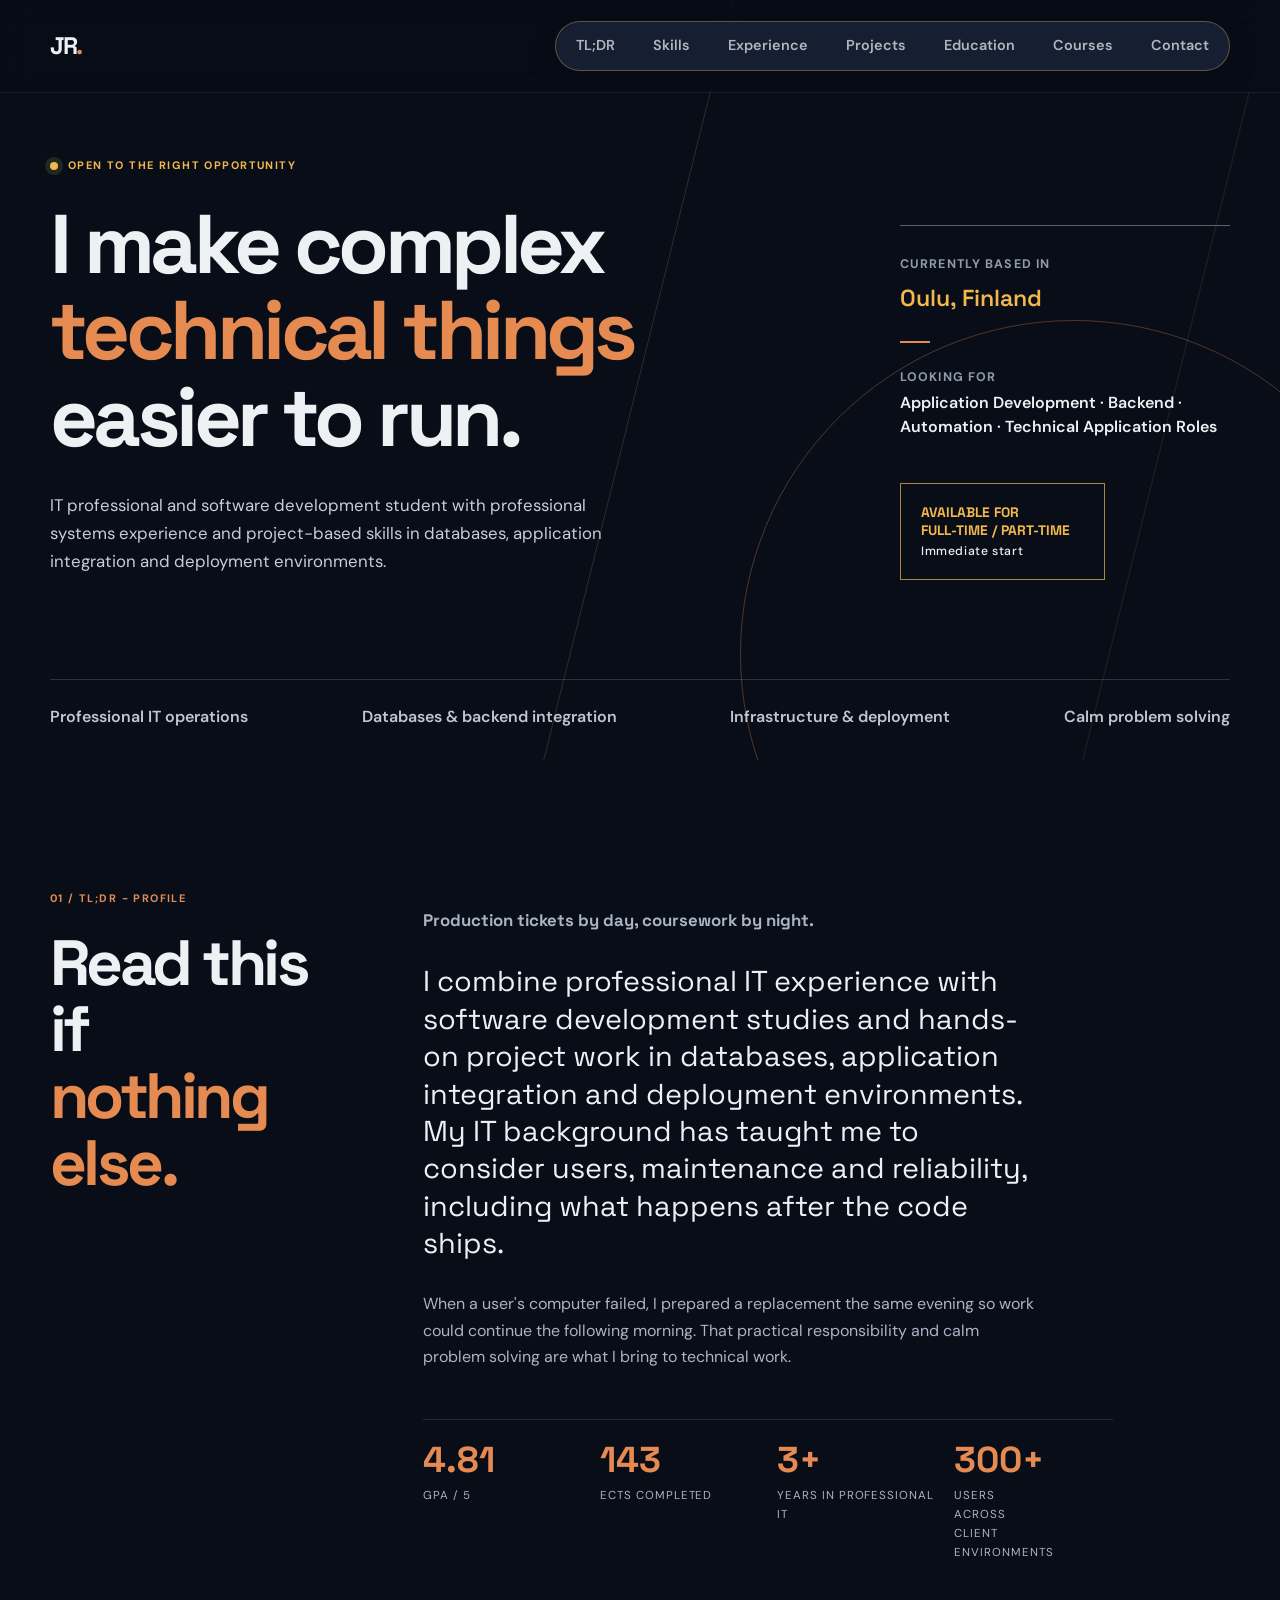
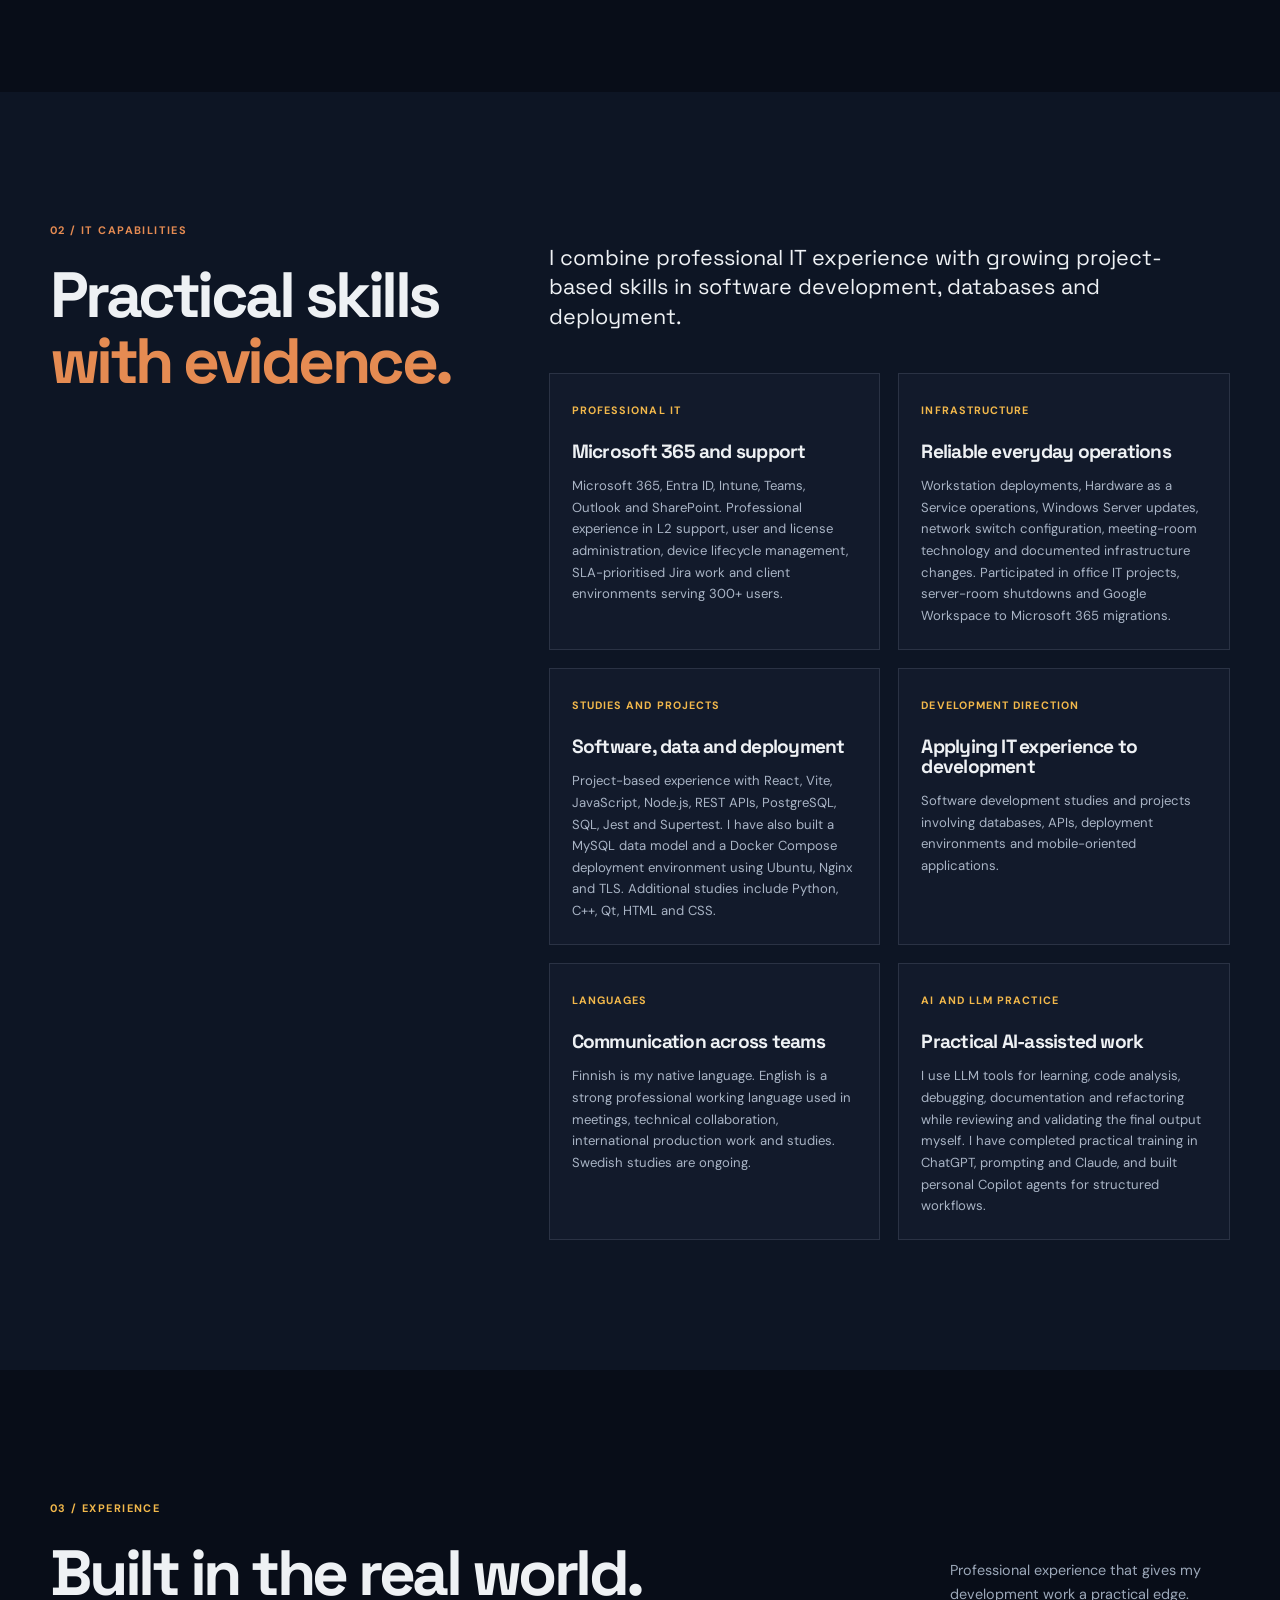
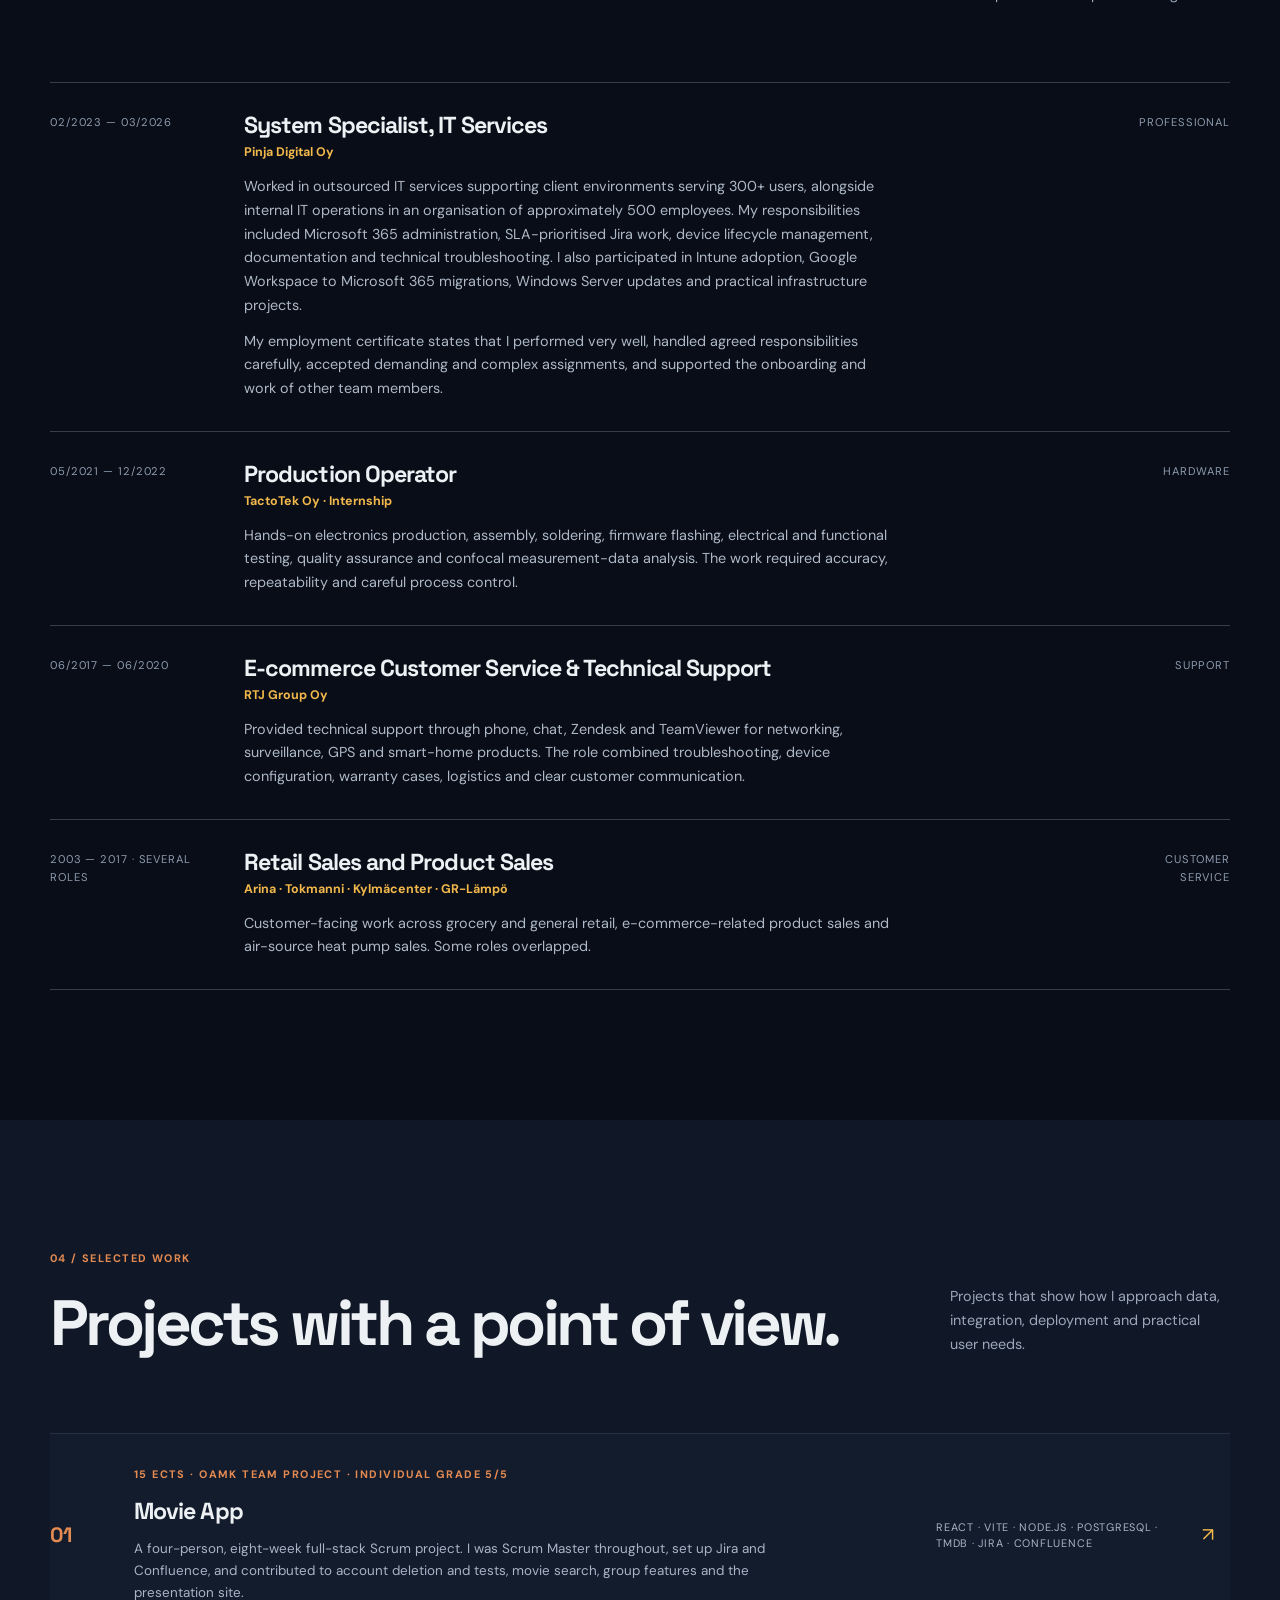
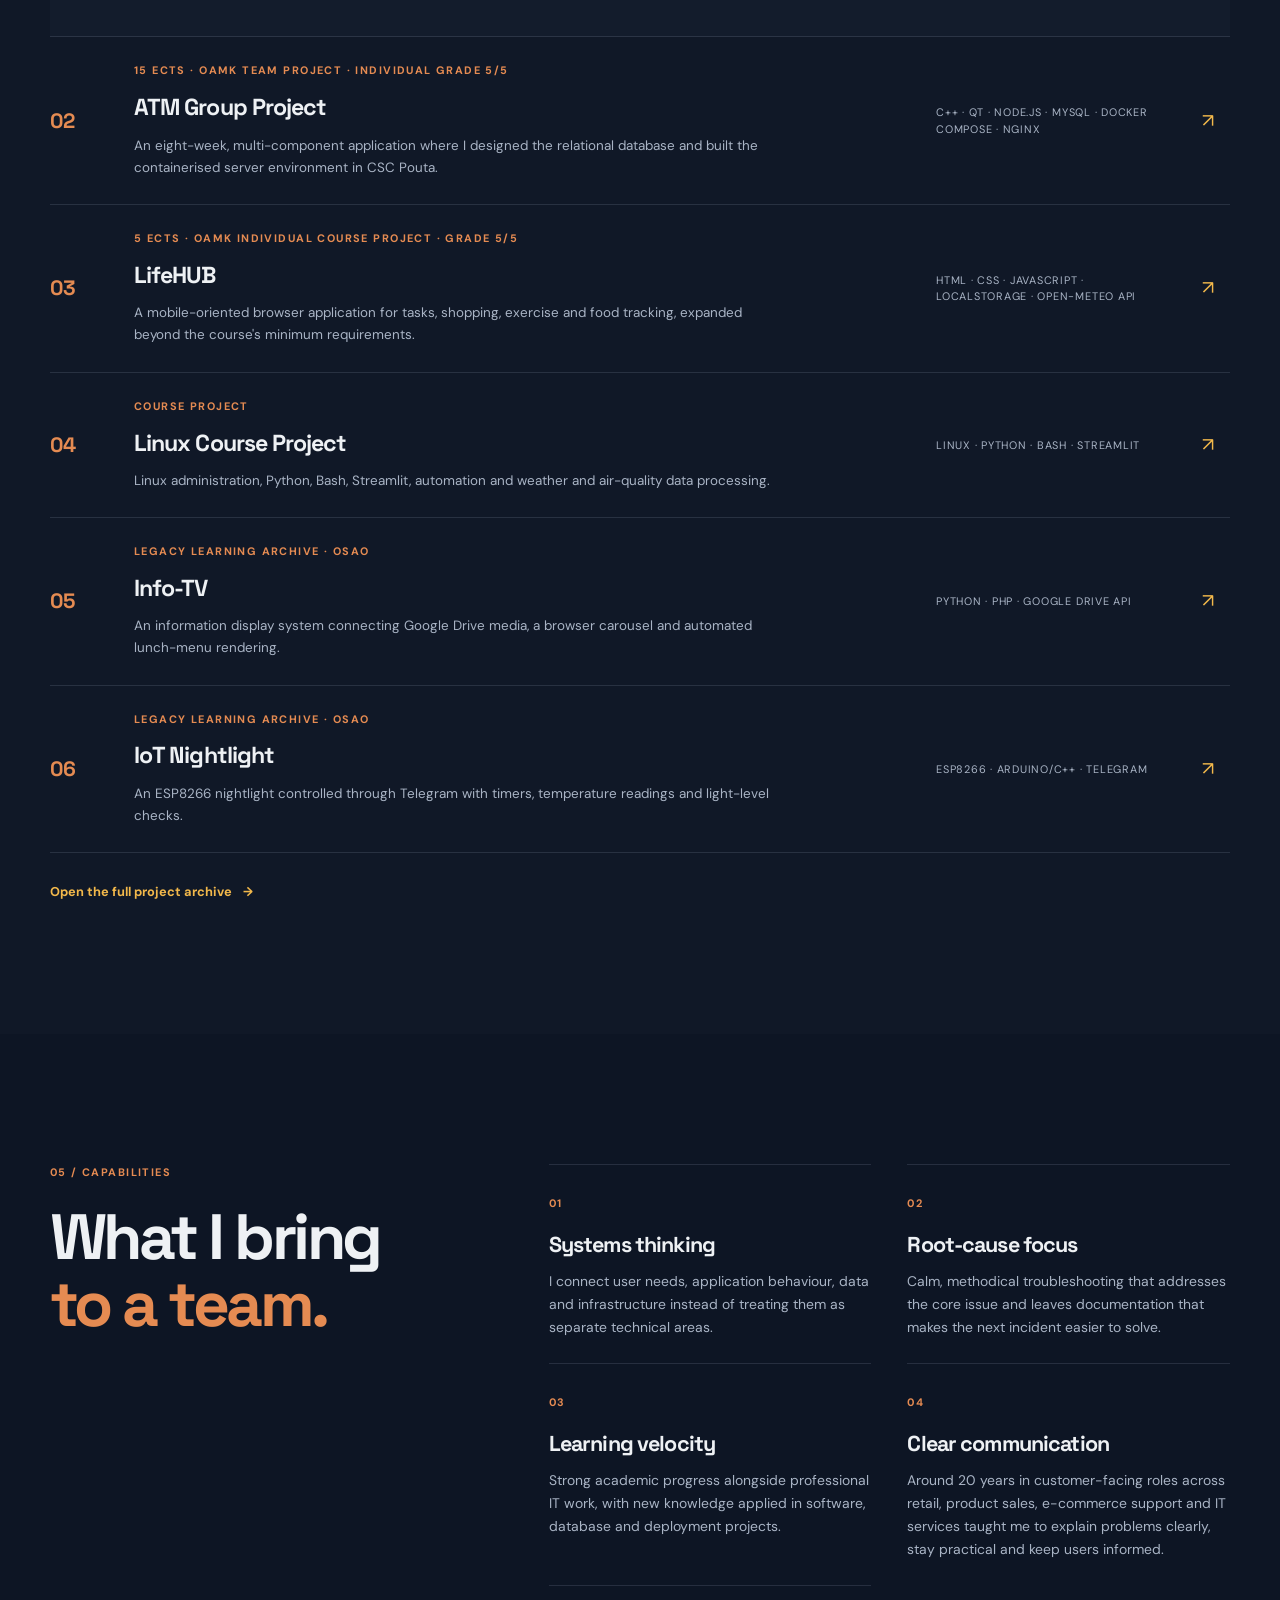
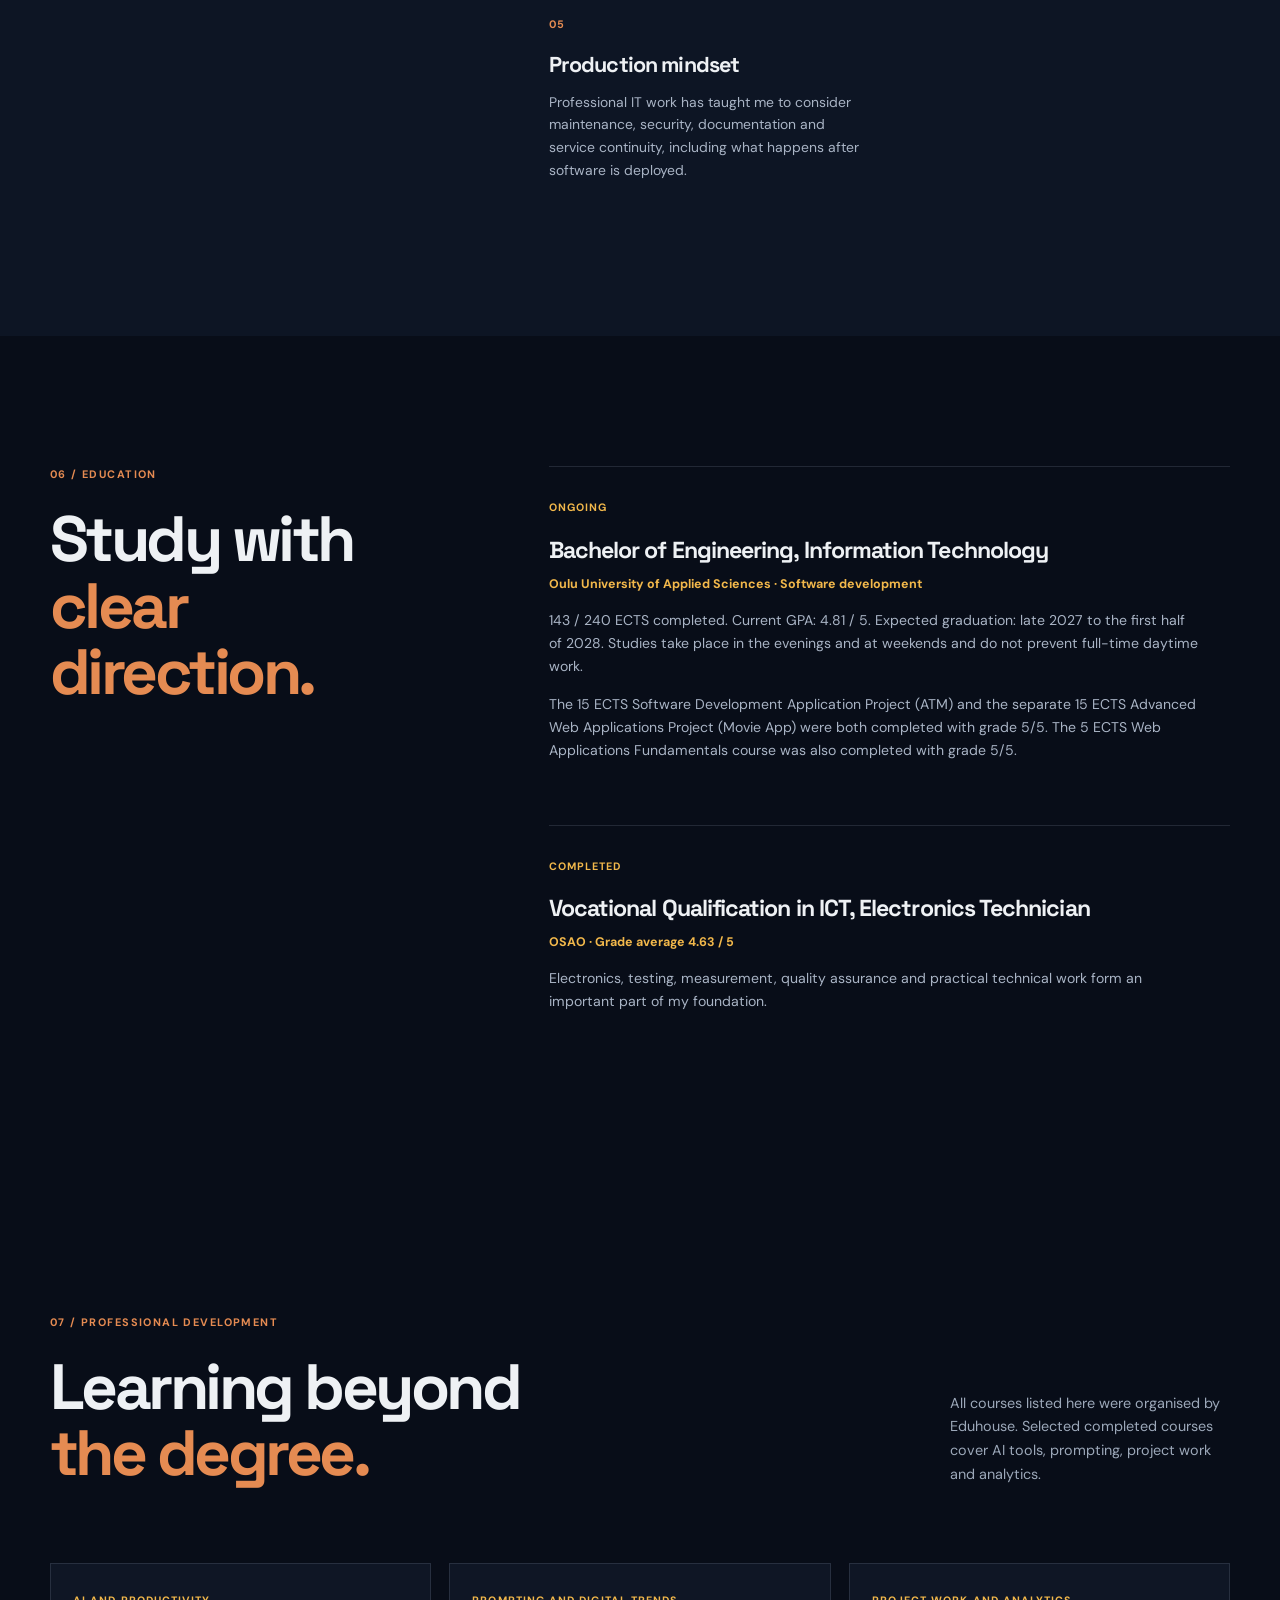
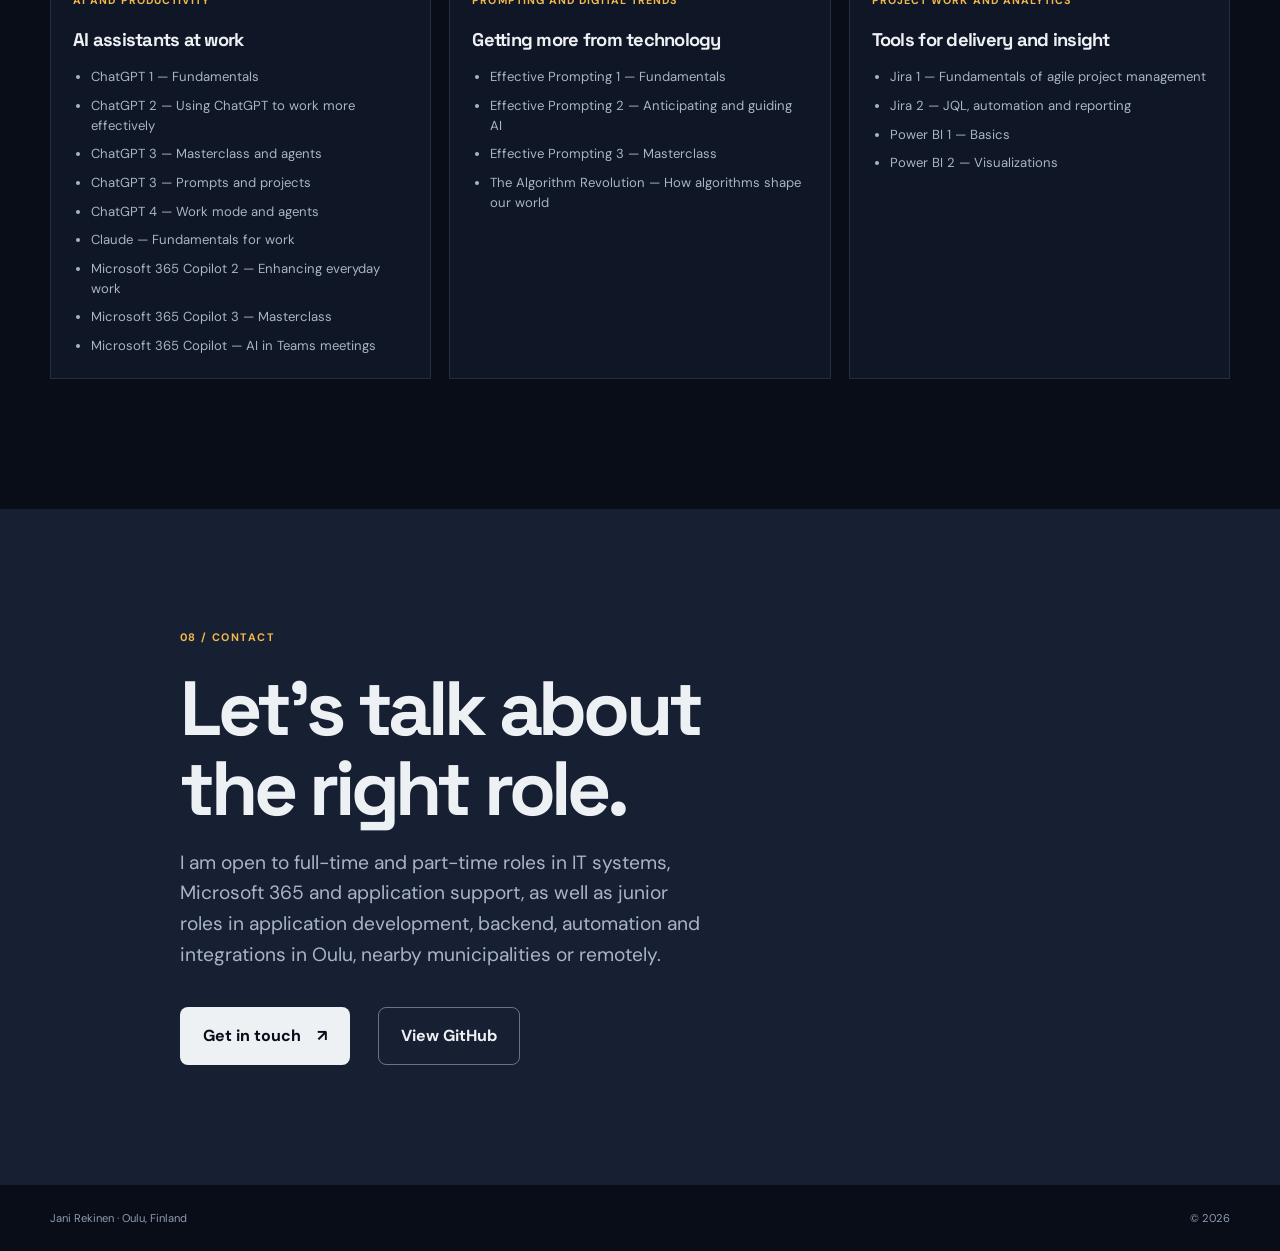
<file: index.html>
<!doctype html>
<html lang="en">

<head>
    <meta charset="utf-8">
    <meta name="viewport" content="width=device-width, initial-scale=1">
    <meta name="description"
        content="Jani Rekinen is an IT professional and software development student focused on application development, automation and integrations.">
    <meta name="author" content="Jani Rekinen">
    <meta name="theme-color" content="#101b2d">
    <meta property="og:title" content="Jani Rekinen | IT, systems and software development">
    <meta property="og:description"
        content="Professional IT experience combined with project-based skills in software development, databases, integration and deployment environments.">
    <meta property="og:type" content="website">
    <meta property="og:url" content="https://jaxi84.github.io/">
    <title>Jani Rekinen | IT, systems and software development</title>
    <link rel="preconnect" href="https://fonts.googleapis.com">
    <link rel="preconnect" href="https://fonts.gstatic.com" crossorigin>
    <link
        href="https://fonts.googleapis.com/css2?family=DM+Sans:wght@400;500;600;700&family=Space+Grotesk:wght@500;600;700&display=swap"
        rel="stylesheet">
    <link rel="stylesheet" href="css/style.css">
    <script>document.documentElement.classList.add('js');</script>
</head>

<body>
    <a class="skip-link" href="#main-content">Skip to content</a>

    <header class="site-header" id="top">
        <nav class="nav container" aria-label="Primary navigation">
            <a class="brand" href="#top" aria-label="Jani Rekinen home">JR<span>.</span></a>
            <button class="nav-toggle" type="button" aria-expanded="false" aria-controls="primary-navigation">
                <span class="nav-toggle-label">Menu</span>
                <span class="nav-toggle-icon" aria-hidden="true"><i></i><i></i></span>
            </button>
            <ul class="nav-links" id="primary-navigation">
                <li><a href="#profile">TL;DR</a></li>
                <li><a href="#skills">Skills</a></li>
                <li><a href="#experience">Experience</a></li>
                <li><a href="#projects">Projects</a></li>
                <li><a href="#education">Education</a></li>
                <li><a href="#courses">Courses</a></li>
                <li><a href="#contact">Contact</a></li>
            </ul>
        </nav>
    </header>

    <main id="main-content">
        <section class="hero" aria-labelledby="hero-title">
            <div class="hero-grid container">
                <div class="hero-copy">
                    <p class="kicker"><span class="status-dot"></span> Open to the right opportunity</p>
                    <h1 id="hero-title">I make complex<br><em>technical things</em><br>easier to run.</h1>
                    <p class="hero-intro">IT professional and software development student with professional systems
                        experience and project-based skills in databases, application integration and deployment
                        environments.</p>
                </div>
                <aside class="hero-note" aria-label="Availability and location">
                    <p class="note-label">Currently based in</p>
                    <p class="note-value">Oulu, Finland</p>
                    <div class="note-rule"></div>
                    <p class="note-label">Looking for</p>
                    <p class="note-value note-value-small">Application Development · Backend · Automation · Technical Application Roles</p>
                    <div class="note-stamp">Available for<br>full-time / part-time<br><small>Immediate start</small>
                    </div>
                </aside>
            </div>
            <div class="hero-rail container" aria-label="Core strengths">
                <span>Professional IT operations</span>
                <span>Databases &amp; backend integration</span>
                <span>Infrastructure &amp; deployment</span>
                <span>Calm problem solving</span>
            </div>
        </section>

        <section class="section profile-section" id="profile" aria-labelledby="profile-title">
            <div class="container section-grid">
                <div class="section-intro">
                    <p class="eyebrow">01 / TL;DR - Profile</p>
                    <h2 id="profile-title">Read this if<br><em>nothing else.</em></h2>
                </div>
                <div class="profile-content">
                    <p class="profile-kicker">Production tickets by day, coursework by night.</p>
                    <p class="lead">I combine professional IT experience with software development studies and hands-on
                        project work in databases, application integration and deployment environments. My IT background
                        has taught me to consider users, maintenance and reliability, including what happens after the
                        code ships.</p>
                    <p>When a user's computer failed, I prepared a replacement the same evening so work could continue
                        the following morning. That practical responsibility and calm problem solving are what I bring
                        to technical work.</p>
                    <div class="stat-grid" aria-label="Key facts">
                        <div class="stat"><strong>4.81</strong><span>GPA / 5</span></div>
                        <div class="stat"><strong>143</strong><span>ECTS completed</span></div>
                        <div class="stat"><strong>3+</strong><span>years in professional IT</span></div>
                        <div class="stat"><strong>300+</strong><span>users across client environments</span></div>
                    </div>
                </div>
            </div>
        </section>

        <section class="section skills-section" id="skills" aria-labelledby="skills-title">
            <div class="container section-grid">
                <div class="section-intro">
                    <p class="eyebrow">02 / IT capabilities</p>
                    <h2 id="skills-title">Practical skills<br><em>with evidence.</em></h2>
                </div>
                <div class="skills-content">
                    <p class="lead">I combine professional IT experience with growing project-based skills in software
                        development, databases and deployment.</p>
                    <div class="skill-groups">
                        <article>
                            <span class="skill-group-label">Professional IT</span>
                            <h3>Microsoft 365 and support</h3>
                            <p>Microsoft 365, Entra ID, Intune, Teams, Outlook and SharePoint. Professional experience
                                in L2 support, user and license administration, device lifecycle management,
                                SLA-prioritised Jira work and client environments serving 300+ users.</p>
                        </article>
                        <article>
                            <span class="skill-group-label">Infrastructure</span>
                            <h3>Reliable everyday operations</h3>
                            <p>Workstation deployments, Hardware as a Service operations, Windows Server updates,
                                network switch configuration, meeting-room technology and documented infrastructure
                                changes. Participated in office IT projects, server-room shutdowns and Google Workspace
                                to Microsoft 365 migrations.</p>
                        </article>
                        <article>
                            <span class="skill-group-label">Studies and projects</span>
                            <h3>Software, data and deployment</h3>
                            <p>Project-based experience with React, Vite, JavaScript, Node.js, REST APIs, PostgreSQL, SQL,
                                Jest and Supertest. I have also built a MySQL data model and a Docker Compose
                                deployment environment using Ubuntu, Nginx and TLS. Additional studies include Python,
                                C++, Qt, HTML and CSS.</p>
                        </article>
                        <article>
                            <span class="skill-group-label">Development direction</span>
                            <h3>Applying IT experience to development</h3>
                            <p>Software development studies and projects involving databases, APIs, deployment
                                environments and mobile-oriented applications.</p>
                        </article>
                        <article>
                            <span class="skill-group-label">Languages</span>
                            <h3>Communication across teams</h3>
                            <p>Finnish is my native language. English is a strong professional working language used in
                                meetings, technical collaboration, international production work and studies. Swedish
                                studies are ongoing.</p>
                        </article>
                        <article>
                            <span class="skill-group-label">AI and LLM practice</span>
                            <h3>Practical AI-assisted work</h3>
                            <p>I use LLM tools for learning, code analysis, debugging, documentation and refactoring
                                while reviewing and validating the final output myself. I have completed practical
                                training in ChatGPT, prompting and Claude, and built personal Copilot agents for
                                structured workflows.</p>
                        </article>
                    </div>
                </div>
            </div>
        </section>

        <section class="section dark-section" id="experience" aria-labelledby="experience-title">
            <div class="container">
                <div class="section-heading split-heading">
                    <div>
                        <p class="eyebrow eyebrow-light">03 / Experience</p>
                        <h2 id="experience-title">Built in the real world.</h2>
                    </div>
                    <p class="heading-aside">Professional experience that gives my development work a practical edge.
                    </p>
                </div>
                <div class="experience-list">
                    <article class="experience-item">
                        <div class="experience-date">02/2023 — 03/2026</div>
                        <div>
                            <h3>System Specialist, IT Services</h3>
                            <p class="company">Pinja Digital Oy</p>
                            <p>Worked in outsourced IT services supporting client environments serving 300+ users,
                                alongside internal IT operations in an organisation of approximately 500 employees. My
                                responsibilities included Microsoft 365 administration, SLA-prioritised Jira work,
                                device lifecycle management, documentation and technical troubleshooting. I also
                                participated in Intune adoption, Google Workspace to Microsoft 365 migrations, Windows
                                Server updates and practical infrastructure projects.</p>
                            <p>My employment certificate states that I performed very well, handled agreed
                                responsibilities carefully, accepted demanding and complex assignments, and supported
                                the onboarding and work of other team members.</p>
                        </div>
                        <span class="experience-type">Professional</span>
                    </article>
                    <article class="experience-item">
                        <div class="experience-date">05/2021 — 12/2022</div>
                        <div>
                            <h3>Production Operator</h3>
                            <p class="company">TactoTek Oy · Internship</p>
                            <p>Hands-on electronics production, assembly, soldering, firmware flashing, electrical and
                                functional testing, quality assurance and confocal measurement-data analysis. The work
                                required accuracy, repeatability and careful process control.</p>
                        </div>
                        <span class="experience-type">Hardware</span>
                    </article>
                    <article class="experience-item">
                        <div class="experience-date">06/2017 — 06/2020</div>
                        <div>
                            <h3>E-commerce Customer Service &amp; Technical Support</h3>
                            <p class="company">RTJ Group Oy</p>
                            <p>Provided technical support through phone, chat, Zendesk and TeamViewer for networking,
                                surveillance, GPS and smart-home products. The role combined troubleshooting, device
                                configuration, warranty cases, logistics and clear customer communication.</p>
                        </div>
                        <span class="experience-type">Support</span>
                    </article>
                    <article class="experience-item">
                        <div class="experience-date">2003 — 2017 · several roles</div>
                        <div>
                            <h3>Retail Sales and Product Sales</h3>
                            <p class="company">Arina · Tokmanni · Kylmäcenter · GR-Lämpö</p>
                            <p>Customer-facing work across grocery and general retail, e-commerce-related product sales and
                                air-source heat pump sales. Some roles overlapped.</p>
                        </div>
                        <span class="experience-type">Customer service</span>
                    </article>
                </div>
            </div>
        </section>

        <section class="section projects-section" id="projects" aria-labelledby="projects-title">
            <div class="container">
                <div class="section-heading split-heading">
                    <div>
                        <p class="eyebrow">04 / Selected work</p>
                        <h2 id="projects-title">Projects with a point of view.</h2>
                    </div>
                    <p class="heading-aside">Projects that show how I approach data, integration, deployment and
                        practical user needs.</p>
                </div>
                <div class="homepage-project-list">
                    <a class="homepage-project homepage-project-featured" href="projects/movie-app.html">
                        <span class="project-number">01</span>
                        <span class="homepage-project-copy">
                            <span class="project-label">15 ECTS · OAMK team project · Individual grade 5/5</span>
                            <strong>Movie App</strong>
                            <span>A four-person, eight-week full-stack Scrum project. I was Scrum Master throughout, set up Jira and Confluence,
                            and contributed to account deletion and tests, movie search, group features and the
                            presentation site.</span>
                        </span>
                        <span class="homepage-project-role">React · Vite · Node.js · PostgreSQL · TMDB · Jira · Confluence</span>
                        <span class="homepage-project-arrow" aria-hidden="true">↗</span>
                    </a>

                    <a class="homepage-project" href="projects/atm.html">
                        <span class="project-number">02</span>
                        <span class="homepage-project-copy">
                            <span class="project-label">15 ECTS · OAMK team project · Individual grade 5/5</span>
                            <strong>ATM Group Project</strong>
                            <span>An eight-week, multi-component application where I designed the relational database
                                and built the containerised server environment in CSC Pouta.</span>
                        </span>
                        <span class="homepage-project-role">C++ · Qt · Node.js · MySQL · Docker Compose · Nginx</span>
                        <span class="homepage-project-arrow" aria-hidden="true">↗</span>
                    </a>

                    <a class="homepage-project" href="projects/lifehub.html">
                        <span class="project-number">03</span>
                        <span class="homepage-project-copy">
                            <span class="project-label">5 ECTS · OAMK individual course project · Grade 5/5</span>
                            <strong>LifeHUB</strong>
                            <span>A mobile-oriented browser application for tasks, shopping, exercise and food tracking,
                                expanded beyond the course's minimum requirements.</span>
                        </span>
                        <span class="homepage-project-role">HTML · CSS · JavaScript · localStorage · Open-Meteo
                            API</span>
                        <span class="homepage-project-arrow" aria-hidden="true">↗</span>
                    </a>

                    <a class="homepage-project" href="projects/linux.html">
                        <span class="project-number">04</span>
                        <span class="homepage-project-copy">
                            <span class="project-label">Course project</span>
                            <strong>Linux Course Project</strong>
                            <span>Linux administration, Python, Bash, Streamlit, automation and weather and air-quality
                                data processing.</span>
                        </span>
                        <span class="homepage-project-role">Linux · Python · Bash · Streamlit</span>
                        <span class="homepage-project-arrow" aria-hidden="true">↗</span>
                    </a>

                    <a class="homepage-project" href="projects/info-tv.html">
                        <span class="project-number">05</span>
                        <span class="homepage-project-copy">
                            <span class="project-label">Legacy learning archive · OSAO</span>
                            <strong>Info-TV</strong>
                            <span>An information display system connecting Google Drive media, a browser carousel and
                                automated lunch-menu rendering.</span>
                        </span>
                        <span class="homepage-project-role">Python · PHP · Google Drive API</span>
                        <span class="homepage-project-arrow" aria-hidden="true">↗</span>
                    </a>

                    <a class="homepage-project" href="projects/iot-nightlight.html">
                        <span class="project-number">06</span>
                        <span class="homepage-project-copy">
                            <span class="project-label">Legacy learning archive · OSAO</span>
                            <strong>IoT Nightlight</strong>
                            <span>An ESP8266 nightlight controlled through Telegram with timers, temperature readings
                                and light-level checks.</span>
                        </span>
                        <span class="homepage-project-role">ESP8266 · Arduino/C++ · Telegram</span>
                        <span class="homepage-project-arrow" aria-hidden="true">↗</span>
                    </a>
                </div>
                <a class="projects-archive-link" href="projects/index.html">Open the full project archive <span
                        aria-hidden="true">→</span></a>
            </div>
        </section>

        <section class="section capabilities-section" aria-labelledby="capabilities-title">
            <div class="container section-grid">
                <div class="section-intro">
                    <p class="eyebrow">05 / Capabilities</p>
                    <h2 id="capabilities-title">What I bring<br><em>to a team.</em></h2>
                </div>
                <div class="capability-grid">
                    <article>
                        <span class="capability-index">01</span>
                        <h3>Systems thinking</h3>
                        <p>I connect user needs, application behaviour, data and infrastructure instead of treating them
                            as separate technical areas.</p>
                    </article>
                    <article>
                        <span class="capability-index">02</span>
                        <h3>Root-cause focus</h3>
                        <p>Calm, methodical troubleshooting that addresses the core issue and leaves documentation that
                            makes the next incident easier to solve.</p>
                    </article>
                    <article>
                        <span class="capability-index">03</span>
                        <h3>Learning velocity</h3>
                        <p>Strong academic progress alongside professional IT work, with new knowledge applied in
                            software, database and deployment projects.</p>
                    </article>
                    <article>
                        <span class="capability-index">04</span>
                        <h3>Clear communication</h3>
                        <p>Around 20 years in customer-facing roles across retail, product sales, e-commerce support and IT
                            services taught me to explain problems clearly, stay practical and keep users informed.</p>
                    </article>
                    <article>
                        <span class="capability-index">05</span>
                        <h3>Production mindset</h3>
                        <p>Professional IT work has taught me to consider maintenance, security, documentation and
                            service continuity, including what happens after software is deployed.</p>
                    </article>
                </div>
            </div>
        </section>

        <section class="section education-section" id="education" aria-labelledby="education-title">
            <div class="container section-grid">
                <div class="section-intro">
                    <p class="eyebrow">06 / Education</p>
                    <h2 id="education-title">Study with<br><em>clear direction.</em></h2>
                </div>
                <div class="education-content">
                    <article class="education-entry">
                        <span class="education-status">Ongoing</span>
                        <h3>Bachelor of Engineering, Information Technology</h3>
                        <p class="education-school">Oulu University of Applied Sciences · Software development</p>
                        <p>143 / 240 ECTS completed. Current GPA: 4.81 / 5. Expected graduation: late 2027 to the first half
                            of 2028. Studies take place in the evenings and at weekends and do not prevent full-time
                            daytime work.</p>
                        <p>The 15 ECTS Software Development Application Project (ATM) and the separate 15 ECTS Advanced Web
                            Applications Project (Movie App) were both completed with grade 5/5. The 5 ECTS Web
                            Applications Fundamentals course was also completed with grade 5/5.</p>
                    </article>
                    <article class="education-entry">
                        <span class="education-status">Completed</span>
                        <h3>Vocational Qualification in ICT, Electronics Technician</h3>
                        <p class="education-school">OSAO · Grade average 4.63 / 5</p>
                        <p>Electronics, testing, measurement, quality assurance and practical technical work form an
                            important part of my foundation.</p>
                    </article>
                </div>
            </div>
        </section>

        <section class="section courses-section" id="courses" aria-labelledby="courses-title">
            <div class="container">
                <div class="section-heading split-heading">
                    <div>
                        <p class="eyebrow">07 / Professional development</p>
                        <h2 id="courses-title">Learning beyond<br><em>the degree.</em></h2>
                    </div>
                    <p class="heading-aside">All courses listed here were organised by Eduhouse. Selected completed courses cover AI tools, prompting, project work and analytics.</p>
                </div>
                <div class="course-groups">
                    <article>
                        <span class="skill-group-label">AI and productivity</span>
                        <h3>AI assistants at work</h3>
                        <ul>
                            <li>ChatGPT 1 — Fundamentals</li>
                            <li>ChatGPT 2 — Using ChatGPT to work more effectively</li>
                            <li>ChatGPT 3 — Masterclass and agents</li>
                            <li>ChatGPT 3 — Prompts and projects</li>
                            <li>ChatGPT 4 — Work mode and agents</li>
                            <li>Claude — Fundamentals for work</li>
                            <li>Microsoft 365 Copilot 2 — Enhancing everyday work</li>
                            <li>Microsoft 365 Copilot 3 — Masterclass</li>
                            <li>Microsoft 365 Copilot — AI in Teams meetings</li>
                        </ul>
                    </article>
                    <article>
                        <span class="skill-group-label">Prompting and digital trends</span>
                        <h3>Getting more from technology</h3>
                        <ul>
                            <li>Effective Prompting 1 — Fundamentals</li>
                            <li>Effective Prompting 2 — Anticipating and guiding AI</li>
                            <li>Effective Prompting 3 — Masterclass</li>
                            <li>The Algorithm Revolution — How algorithms shape our world</li>
                        </ul>
                    </article>
                    <article>
                        <span class="skill-group-label">Project work and analytics</span>
                        <h3>Tools for delivery and insight</h3>
                        <ul>
                            <li>Jira 1 — Fundamentals of agile project management</li>
                            <li>Jira 2 — JQL, automation and reporting</li>
                            <li>Power BI 1 — Basics</li>
                            <li>Power BI 2 — Visualizations</li>
                        </ul>
                    </article>
                </div>
            </div>
        </section>

        <section class="contact-section" id="contact" aria-labelledby="contact-title">
            <div class="container contact-inner">
                <p class="eyebrow eyebrow-light">08 / Contact</p>

                <h2 id="contact-title">
                    Let's talk about<br>
                    the right role.
                </h2>

                <p>
                    I am open to full-time and part-time roles in IT systems, Microsoft 365 and application support,
                    as well as junior roles in application development, backend, automation and integrations in Oulu,
                    nearby municipalities or remotely.
                </p>

                <div class="contact-actions">
                    <a class="button button-light" href="https://www.linkedin.com/in/jani-rekinen/" target="_blank"
                        rel="noopener noreferrer">
                        Get in touch <span aria-hidden="true">↗</span>
                    </a>

                    <a class="contact-social" href="https://github.com/Jaxi84" target="_blank"
                        rel="noopener noreferrer">
                        View GitHub
                    </a>
                </div>
            </div>
        </section>
    </main>

    <footer class="site-footer">
        <div class="container"><span>Jani Rekinen · Oulu, Finland</span><span>© <span
                    id="current-year">2026</span></span></div>
    </footer>
    <script src="js/main.js" defer></script>
</body>

</html>
</file>
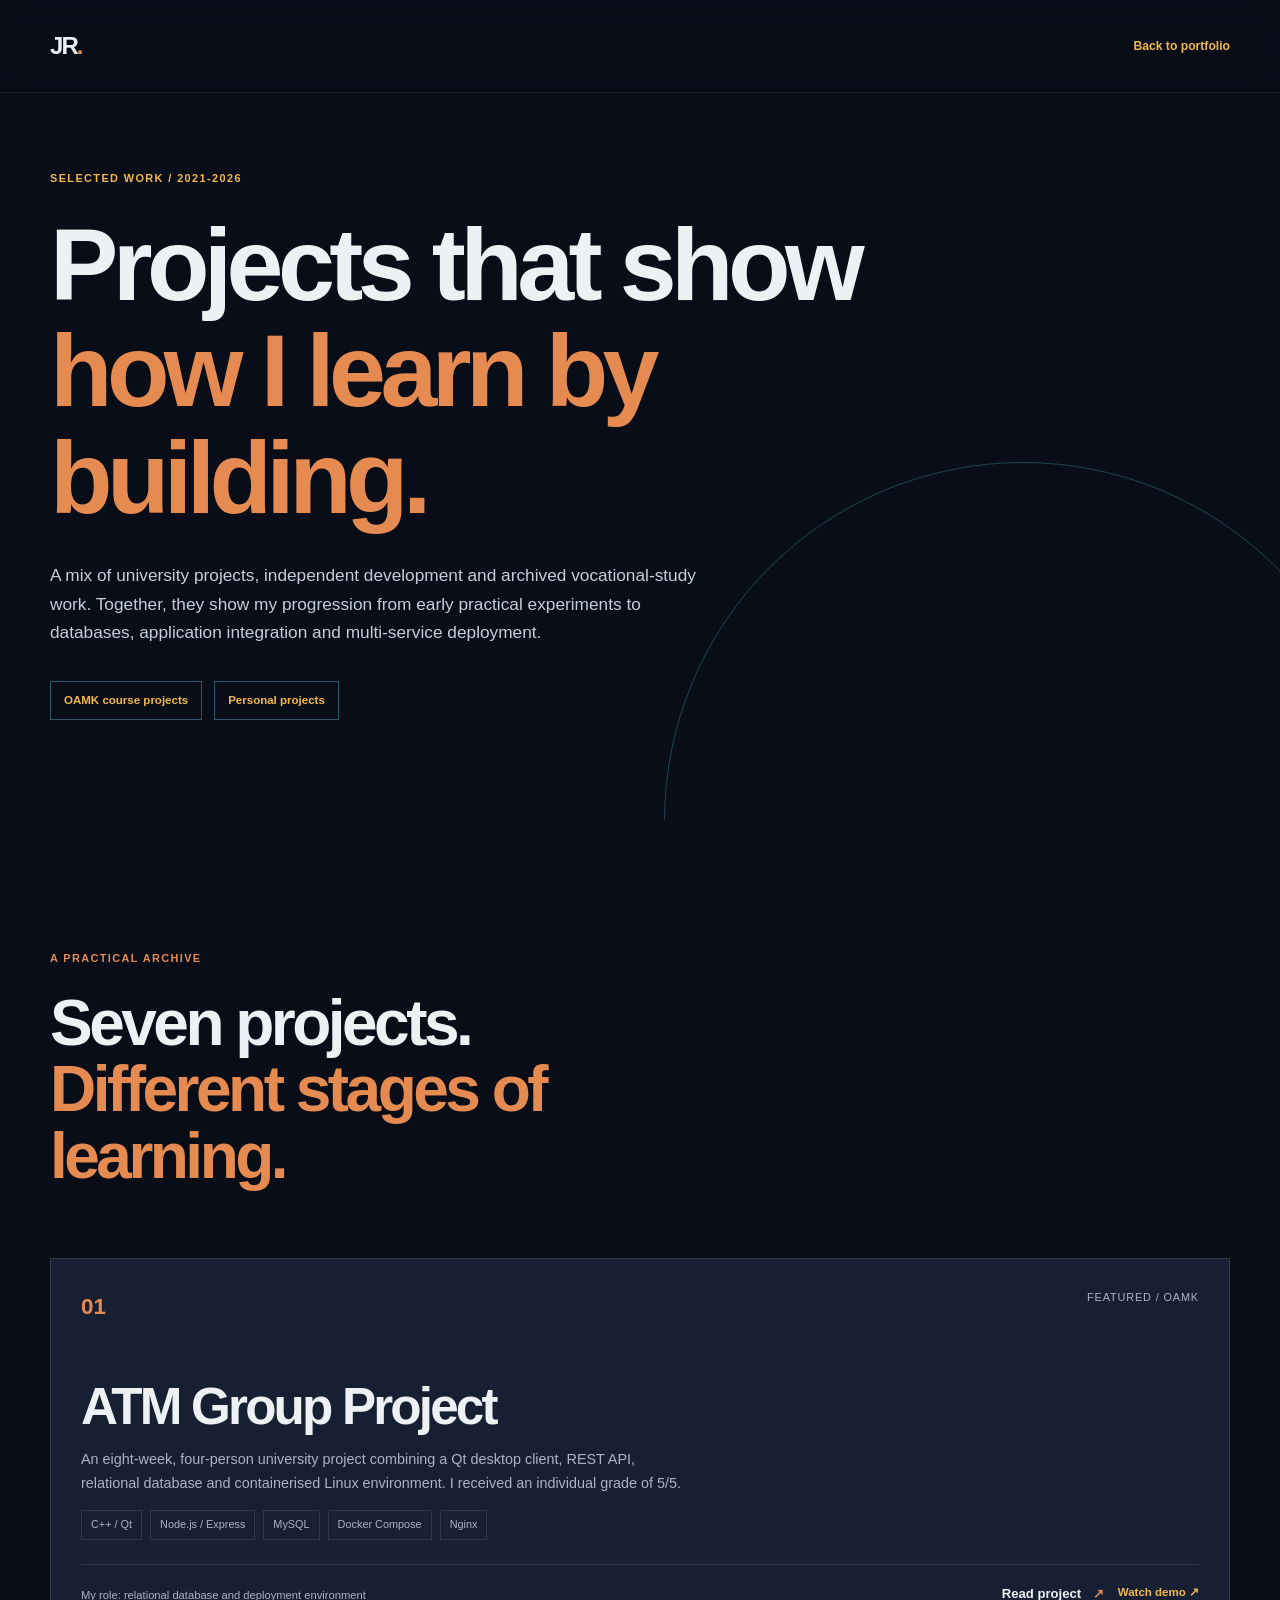
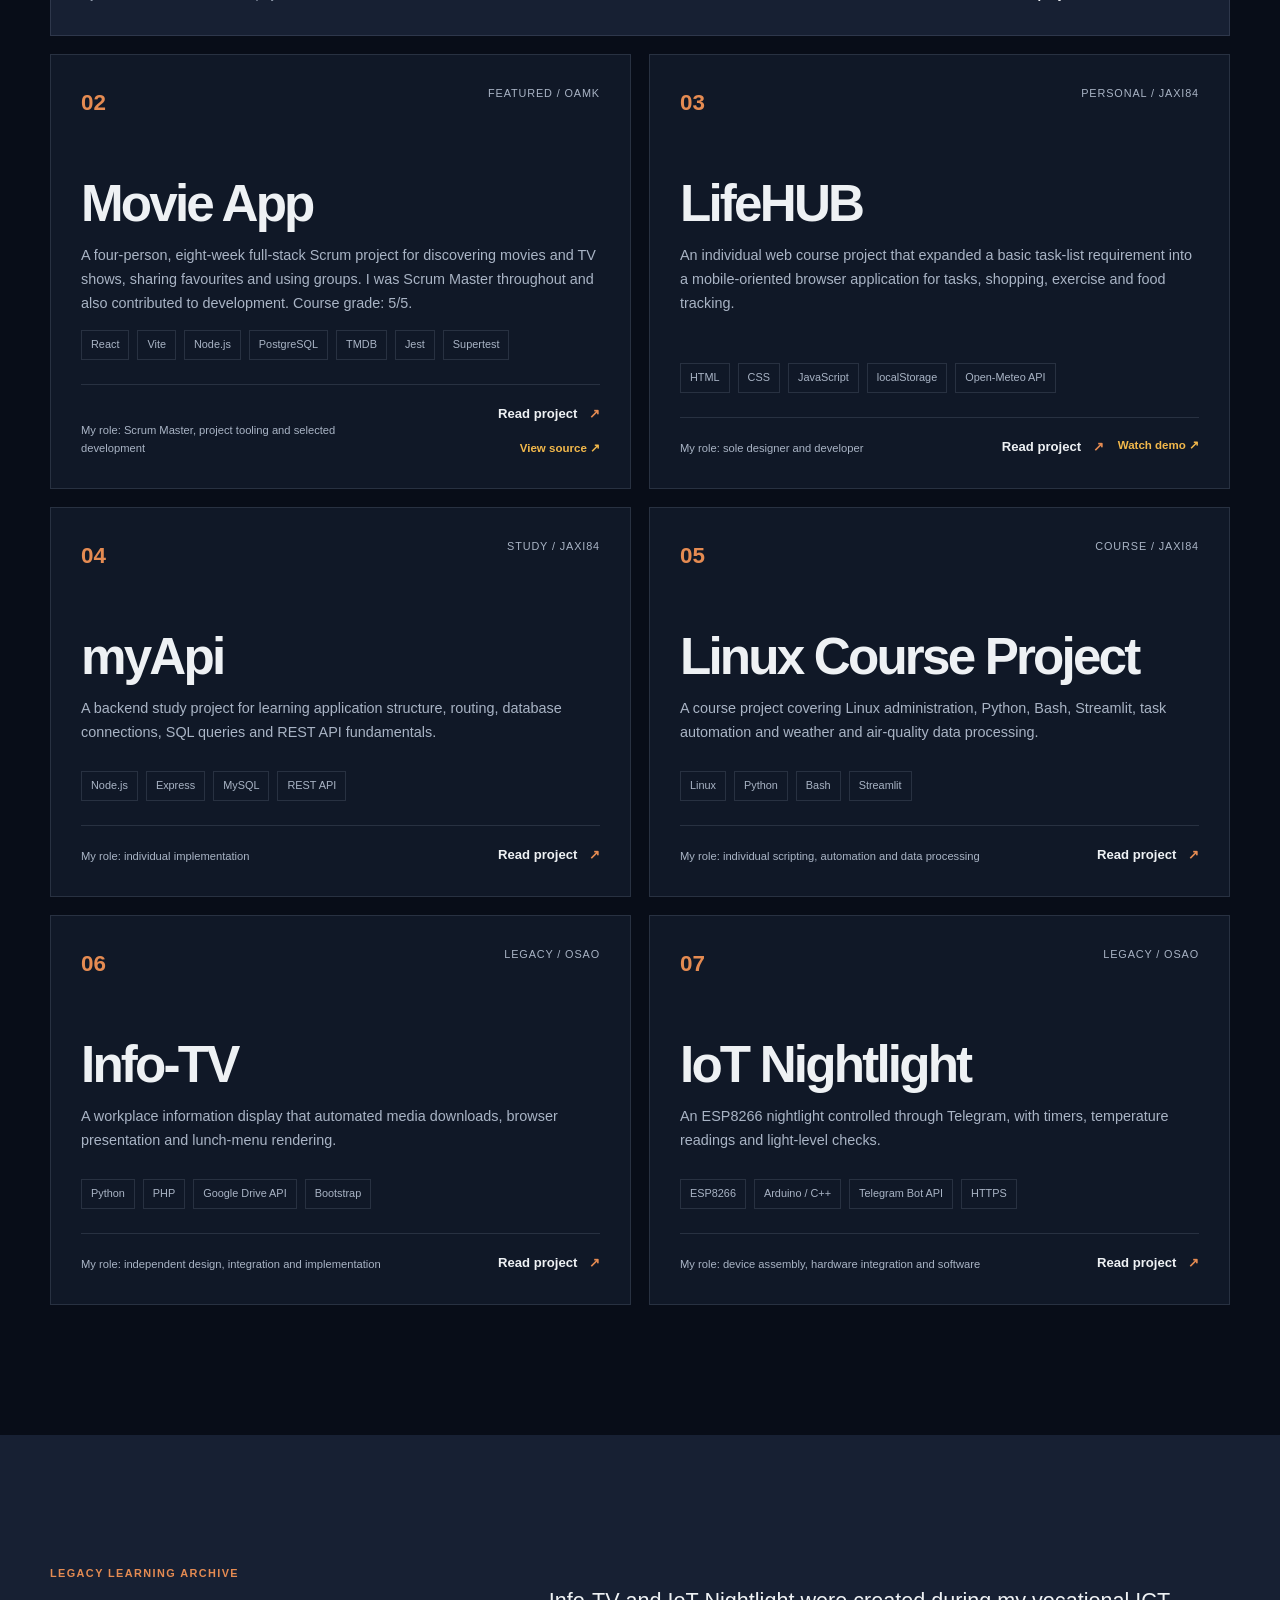
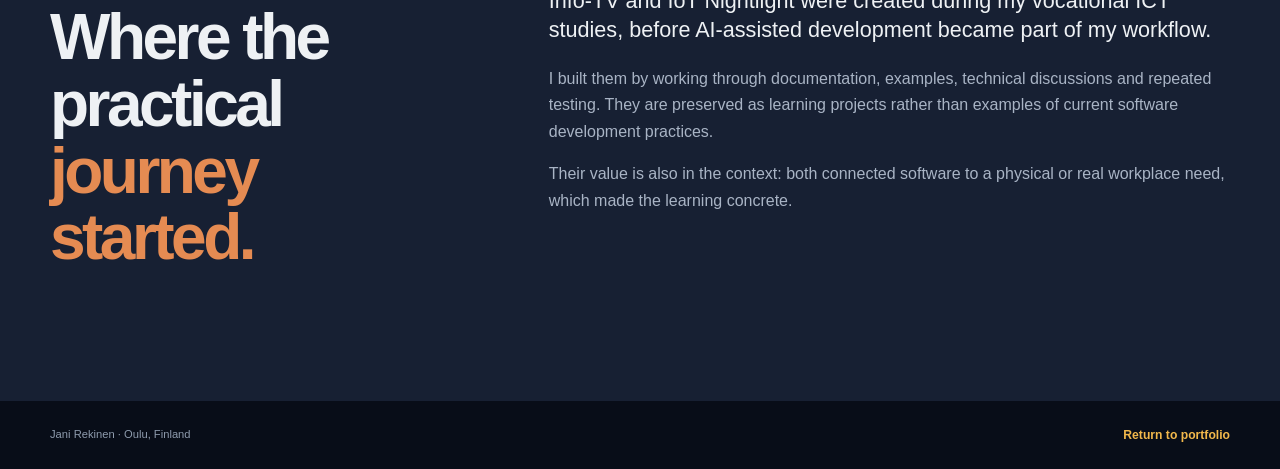
<file: projects/index.html>
<!doctype html>
<html lang="en">

<head>
    <meta charset="utf-8">
    <meta name="viewport" content="width=device-width, initial-scale=1">
    <meta name="description" content="Selected software, infrastructure, web and IoT projects by Jani Rekinen.">
    <title>Projects | Jani Rekinen</title>
    <link rel="stylesheet" href="../css/style.css">
</head>

<body class="project-site">
    <header class="site-header" id="top">
        <nav class="nav container" aria-label="Primary navigation">
            <a class="brand" href="../index.html" aria-label="Back to Jani Rekinen home">JR<span>.</span></a>
            <a class="back-link" href="../index.html">Back to portfolio</a>
        </nav>
    </header>
    <main>
        <section class="project-hero" aria-labelledby="projects-title">
            <div class="container project-hero-inner">
                <p class="eyebrow eyebrow-light">Selected work / 2021-2026</p>
                <h1 id="projects-title">Projects that show<br><em>how I learn by building.</em></h1>
                <p class="project-hero-intro">A mix of university projects, independent development and archived
                    vocational-study work. Together, they show my progression from early practical experiments to
                    databases, application integration and multi-service deployment.</p>
                <div class="catalog-source-links"><a href="https://github.com/Jani-OAMK" target="_blank"
                        rel="noopener noreferrer">OAMK course projects</a><a href="https://github.com/Jaxi84"
                        target="_blank" rel="noopener noreferrer">Personal projects</a></div>
            </div>
        </section>
        <section class="project-catalog section" aria-labelledby="catalog-title">
            <div class="container">
                <div class="catalog-heading">
                    <p class="eyebrow">A practical archive</p>
                    <h2 id="catalog-title">Seven projects.<br><em>Different stages of learning.</em></h2>
                </div>
                <div class="project-catalog-grid">
                    <article class="project-card project-card-featured">
                        <div class="project-card-top"><span class="project-card-number">01</span><span
                                class="project-card-status">Featured / OAMK</span></div>
                        <h3>ATM Group Project</h3>
                        <p>An eight-week, four-person university project combining a Qt desktop client, REST API,
                            relational database and containerised Linux environment. I received an individual grade of
                            5/5.</p>
                        <div class="tag-list"><span>C++ / Qt</span><span>Node.js /
                                Express</span><span>MySQL</span><span>Docker Compose</span><span>Nginx</span></div>
                        <div class="project-card-footer"><span>My role: relational database and deployment
                                environment</span><span class="project-card-actions"><a class="arrow-link"
                                    href="atm.html">Read project <span aria-hidden="true">↗</span></a><a
                                    class="demo-link" href="https://www.youtube.com/watch?v=w5b5Py__Tz0" target="_blank"
                                    rel="noopener noreferrer">Watch demo ↗</a></span></div>
                    </article>
                    <article class="project-card">
                        <div class="project-card-top"><span class="project-card-number">02</span><span
                                class="project-card-status">Featured / OAMK</span></div>
                        <h3>Movie App</h3>
                        <p>A four-person, eight-week full-stack Scrum project for discovering movies and TV shows, sharing
                            favourites and using groups. I was Scrum Master throughout and also contributed to
                            development. Course grade: 5/5.</p>
                        <div class="tag-list"><span>React</span><span>Vite</span><span>Node.js</span><span>PostgreSQL</span><span>TMDB</span><span>Jest</span><span>Supertest</span></div>
                        <div class="project-card-footer"><span>My role: Scrum Master, project tooling and selected development</span><span class="project-card-actions"><a class="arrow-link" href="movie-app.html">Read project <span aria-hidden="true">↗</span></a><a class="demo-link" href="https://github.com/Jani-OAMK/movie-app-group-project" target="_blank" rel="noopener noreferrer">View source ↗</a></span></div>
                    </article>
                    <article class="project-card">
                        <div class="project-card-top"><span class="project-card-number">03</span><span
                                class="project-card-status">Personal / Jaxi84</span></div>
                        <h3>LifeHUB</h3>
                        <p>An individual web course project that expanded a basic task-list requirement into a
                            mobile-oriented browser application for tasks, shopping, exercise and food tracking.</p>
                        <div class="tag-list">
                            <span>HTML</span><span>CSS</span><span>JavaScript</span><span>localStorage</span><span>Open-Meteo
                                API</span>
                        </div>
                        <div class="project-card-footer"><span>My role: sole designer and developer</span><span
                                class="project-card-actions"><a class="arrow-link" href="lifehub.html">Read project
                                    <span aria-hidden="true">↗</span></a><a class="demo-link"
                                    href="https://www.youtube.com/watch?v=NFSRganMC8c" target="_blank"
                                    rel="noopener noreferrer">Watch demo ↗</a></span></div>
                    </article>
                    <article class="project-card">
                        <div class="project-card-top"><span class="project-card-number">04</span><span
                                class="project-card-status">Study / Jaxi84</span></div>
                        <h3>myApi</h3>
                        <p>A backend study project for learning application structure, routing, database connections,
                            SQL queries and REST API fundamentals.</p>
                        <div class="tag-list"><span>Node.js</span><span>Express</span><span>MySQL</span><span>REST
                                API</span></div>
                        <div class="project-card-footer"><span>My role: individual implementation</span><a
                                class="arrow-link" href="myapi.html">Read project <span aria-hidden="true">↗</span></a>
                        </div>
                    </article>
                    <article class="project-card">
                        <div class="project-card-top"><span class="project-card-number">05</span><span
                                class="project-card-status">Course / Jaxi84</span></div>
                        <h3>Linux Course Project</h3>
                        <p>A course project covering Linux administration, Python, Bash, Streamlit, task automation and
                            weather and air-quality data processing.</p>
                        <div class="tag-list">
                            <span>Linux</span><span>Python</span><span>Bash</span><span>Streamlit</span>
                        </div>
                        <div class="project-card-footer"><span>My role: individual scripting, automation and data
                                processing</span><a class="arrow-link" href="linux.html">Read project <span
                                    aria-hidden="true">↗</span></a></div>
                    </article>
                    <article class="project-card">
                        <div class="project-card-top"><span class="project-card-number">06</span><span
                                class="project-card-status">Legacy / OSAO</span></div>
                        <h3>Info-TV</h3>
                        <p>A workplace information display that automated media downloads, browser presentation and
                            lunch-menu rendering.</p>
                        <div class="tag-list"><span>Python</span><span>PHP</span><span>Google Drive
                                API</span><span>Bootstrap</span></div>
                        <div class="project-card-footer"><span>My role: independent design, integration and
                                implementation</span><a class="arrow-link" href="info-tv.html">Read project <span
                                    aria-hidden="true">↗</span></a></div>
                    </article>
                    <article class="project-card">
                        <div class="project-card-top"><span class="project-card-number">07</span><span
                                class="project-card-status">Legacy / OSAO</span></div>
                        <h3>IoT Nightlight</h3>
                        <p>An ESP8266 nightlight controlled through Telegram, with timers, temperature readings and
                            light-level checks.</p>
                        <div class="tag-list"><span>ESP8266</span><span>Arduino / C++</span><span>Telegram Bot
                                API</span><span>HTTPS</span></div>
                        <div class="project-card-footer"><span>My role: device assembly, hardware integration and
                                software</span><a class="arrow-link" href="iot-nightlight.html">Read project <span
                                    aria-hidden="true">↗</span></a></div>
                    </article>
                </div>
            </div>
        </section>
        <section class="section legacy-section">
            <div class="container case-grid">
                <div>
                    <p class="eyebrow">Legacy learning archive</p>
                    <h2>Where the practical<br><em>journey started.</em></h2>
                </div>
                <div class="case-copy">
                    <p class="lead">Info-TV and IoT Nightlight were created during my vocational ICT studies, before
                        AI-assisted development became part of my workflow.</p>
                    <p>I built them by working through documentation, examples, technical discussions and repeated
                        testing. They are preserved as learning projects rather than examples of current software
                        development practices.</p>
                    <p>Their value is also in the context: both connected software to a physical or real workplace need,
                        which made the learning concrete.</p>
                </div>
            </div>
        </section>
    </main>
    <footer class="site-footer">
        <div class="container"><span>Jani Rekinen · Oulu, Finland</span><a href="../index.html">Return to portfolio</a>
        </div>
    </footer>
</body>

</html>
</file>
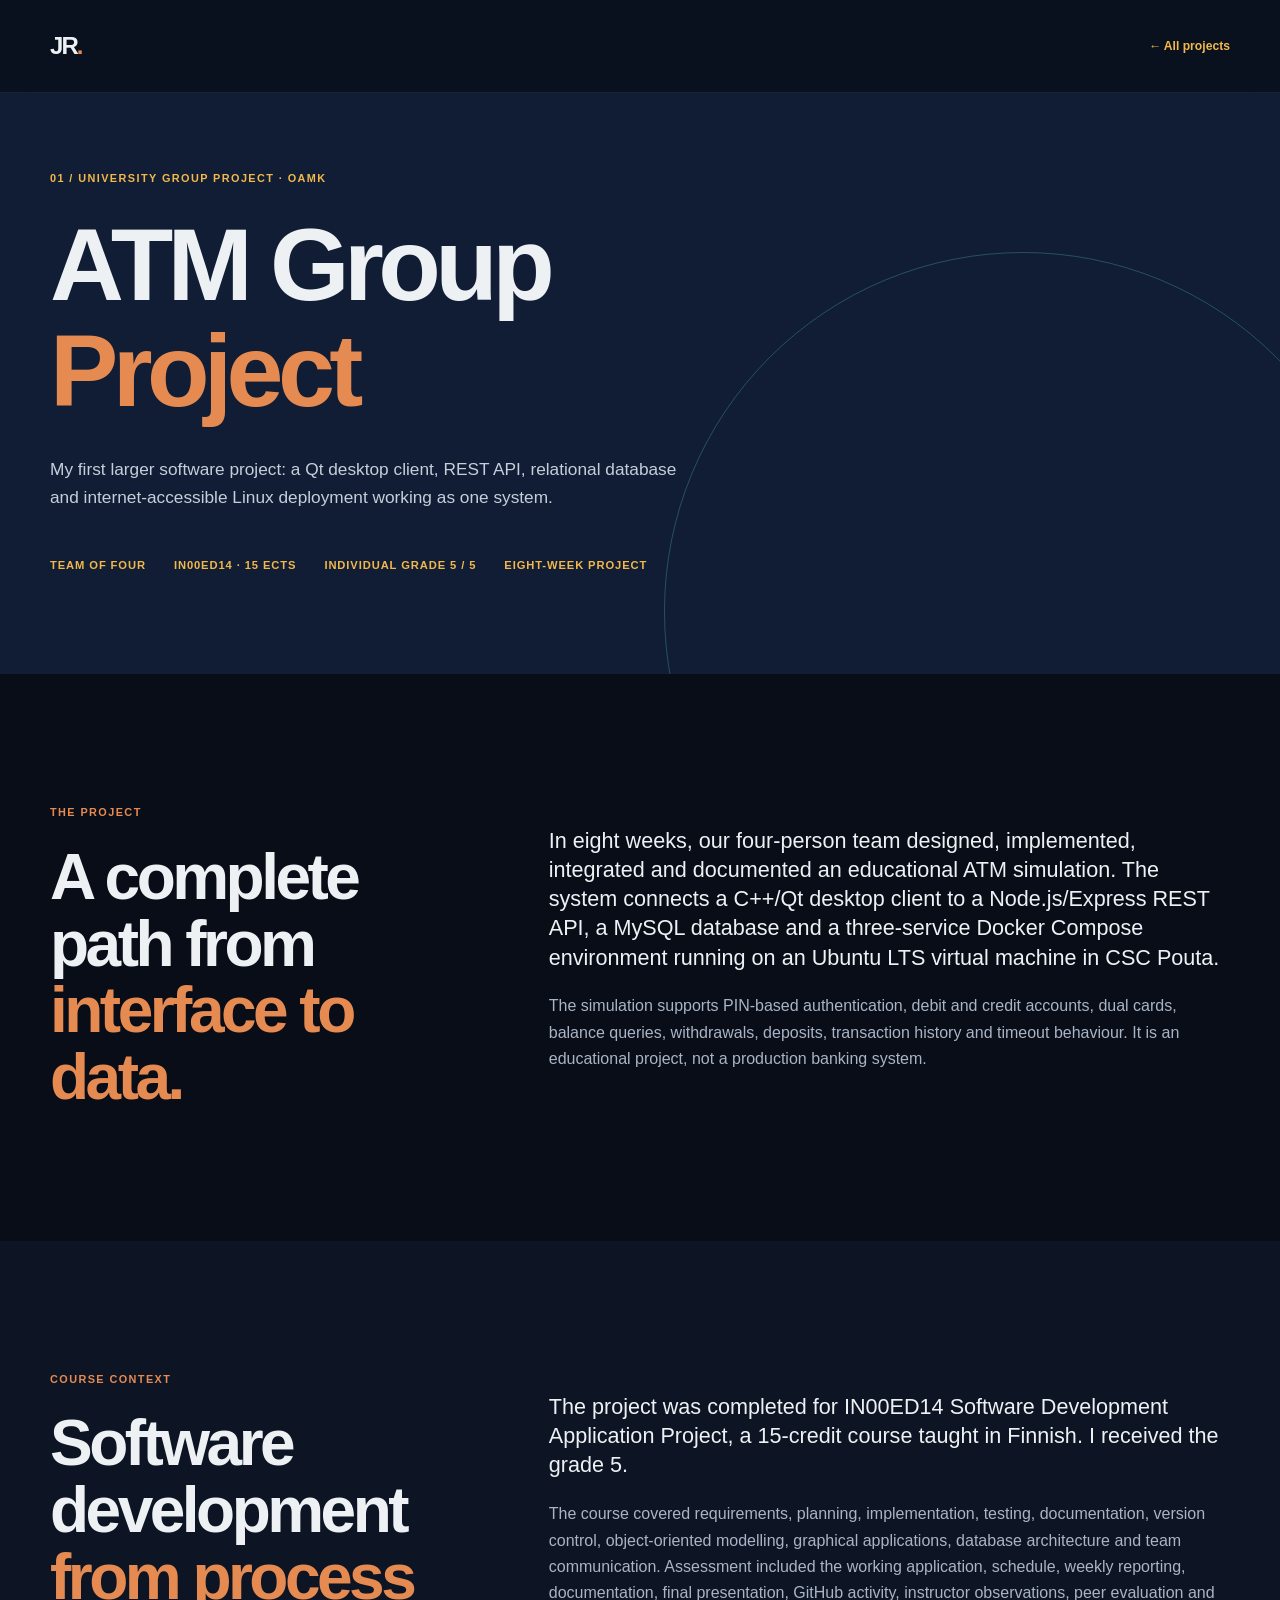
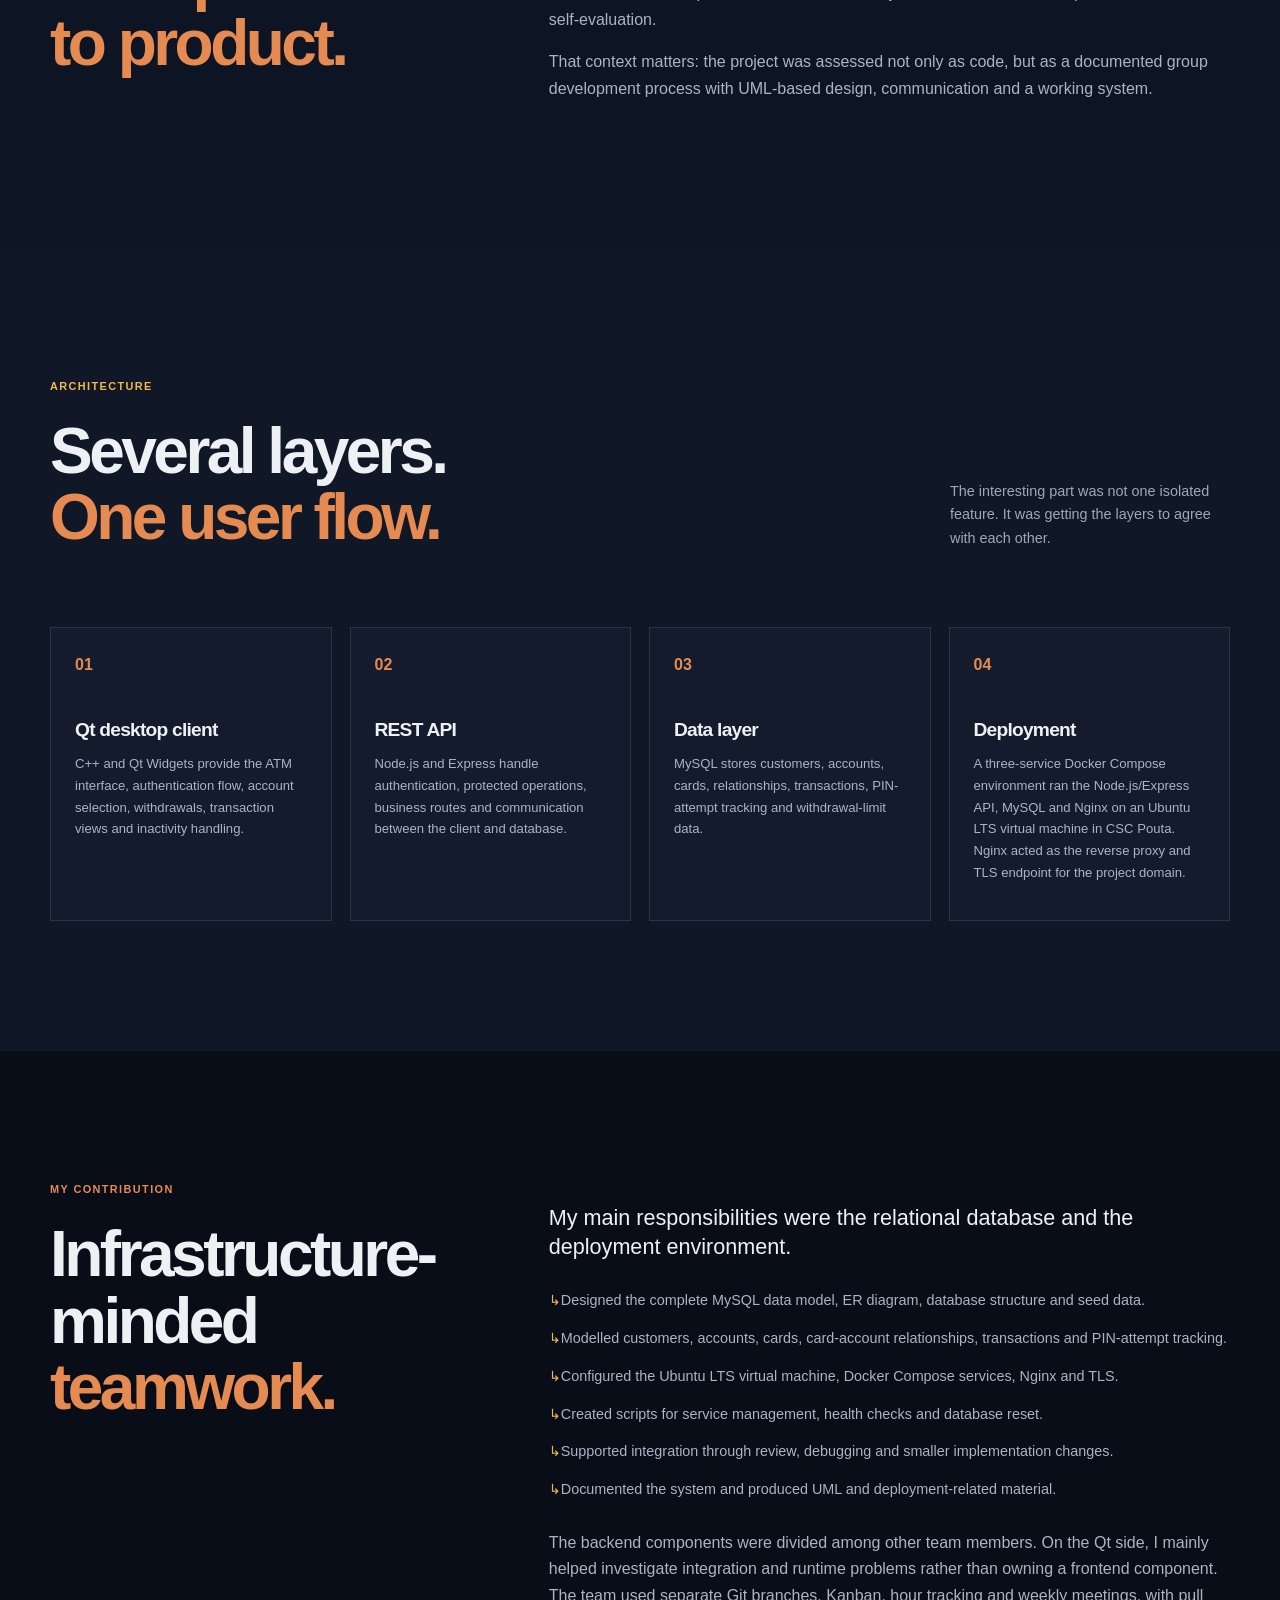
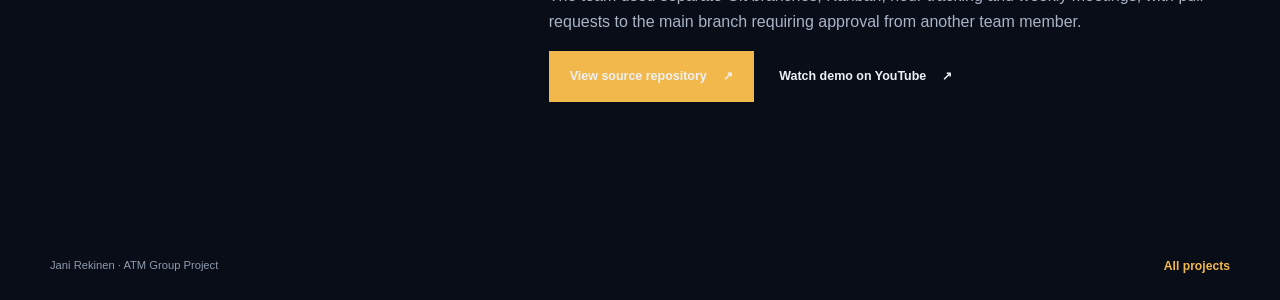
<file: projects/atm.html>
<!doctype html>
<html lang="en">

<head>
    <meta charset="utf-8">
    <meta name="viewport" content="width=device-width, initial-scale=1">
    <meta name="description"
        content="Detailed case study of the ATM Group Project by Jani Rekinen and a four-person OAMK team.">
    <title>ATM Group Project | Jani Rekinen</title>
    <link rel="stylesheet" href="../css/style.css">
</head>

<body class="project-site">
    <header class="site-header">
        <nav class="nav container" aria-label="Project navigation"><a class="brand"
                href="../index.html">JR<span>.</span></a><a class="back-link" href="index.html">← All projects</a></nav>
    </header>
    <main>
        <section class="case-hero case-hero-atm">
            <div class="container case-hero-inner">
                <p class="eyebrow eyebrow-light">01 / University group project · OAMK</p>
                <h1>ATM Group<br><em>Project</em></h1>
                <p class="case-lead">My first larger software project: a Qt desktop client, REST API, relational
                    database and internet-accessible Linux deployment working as one system.</p>
                <div class="case-meta"><span>Team of four</span><span>IN00ED14 · 15 ECTS</span><span>Individual grade 5
                        /
                        5</span><span>Eight-week project</span></div>
            </div>
        </section>
        <section class="section case-section">
            <div class="container case-grid">
                <div>
                    <p class="eyebrow">The project</p>
                    <h2>A complete path from<br><em>interface to data.</em></h2>
                </div>
                <div class="case-copy">
                    <p class="lead">In eight weeks, our four-person team designed, implemented, integrated and
                        documented an educational ATM simulation. The system connects a C++/Qt desktop client to a
                        Node.js/Express REST API, a MySQL database and a three-service Docker Compose environment
                        running on an Ubuntu LTS virtual machine in CSC Pouta.</p>
                    <p>The simulation supports PIN-based authentication, debit and credit accounts, dual cards, balance
                        queries, withdrawals, deposits, transaction history and timeout behaviour. It is an educational
                        project, not a production banking system.</p>
                </div>
            </div>
        </section>
        <section class="section course-proof">
            <div class="container case-grid">
                <div>
                    <p class="eyebrow">Course context</p>
                    <h2>Software development<br><em>from process to product.</em></h2>
                </div>
                <div class="case-copy">
                    <p class="lead">The project was completed for IN00ED14 Software Development Application Project, a
                        15-credit course taught in Finnish. I received the grade 5.</p>
                    <p>The course covered requirements, planning, implementation, testing, documentation, version
                        control, object-oriented modelling, graphical applications, database architecture and team
                        communication. Assessment included the working application, schedule, weekly reporting,
                        documentation, final presentation, GitHub activity, instructor observations, peer evaluation and
                        self-evaluation.</p>
                    <p>That context matters: the project was assessed not only as code, but as a documented group
                        development process with UML-based design, communication and a working system.</p>
                </div>
            </div>
        </section>
        <section class="section case-dark">
            <div class="container">
                <div class="section-heading split-heading">
                    <div>
                        <p class="eyebrow eyebrow-light">Architecture</p>
                        <h2>Several layers.<br><em>One user flow.</em></h2>
                    </div>
                    <p class="heading-aside">The interesting part was not one isolated feature. It was getting the
                        layers to agree with each other.</p>
                </div>
                <div class="architecture-grid">
                    <article><span>01</span>
                        <h3>Qt desktop client</h3>
                        <p>C++ and Qt Widgets provide the ATM interface, authentication flow, account selection,
                            withdrawals, transaction views and inactivity handling.</p>
                    </article>
                    <article><span>02</span>
                        <h3>REST API</h3>
                        <p>Node.js and Express handle authentication, protected operations, business routes and
                            communication between the client and database.</p>
                    </article>
                    <article><span>03</span>
                        <h3>Data layer</h3>
                        <p>MySQL stores customers, accounts, cards, relationships, transactions, PIN-attempt tracking
                            and withdrawal-limit data.</p>
                    </article>
                    <article><span>04</span>
                        <h3>Deployment</h3>
                        <p>A three-service Docker Compose environment ran the Node.js/Express API, MySQL and Nginx on
                            an Ubuntu LTS virtual machine in CSC Pouta. Nginx acted as the reverse proxy and TLS
                            endpoint
                            for the project domain.</p>
                    </article>
                </div>
            </div>
        </section>
        <section class="section case-section">
            <div class="container case-grid">
                <div>
                    <p class="eyebrow">My contribution</p>
                    <h2>Infrastructure-minded<br><em>teamwork.</em></h2>
                </div>
                <div class="case-copy">
                    <p class="lead">My main responsibilities were the relational database and the deployment
                        environment.</p>
                    <ul class="case-list">
                        <li>Designed the complete MySQL data model, ER diagram, database structure and seed data.</li>
                        <li>Modelled customers, accounts, cards, card-account relationships, transactions and
                            PIN-attempt tracking.</li>
                        <li>Configured the Ubuntu LTS virtual machine, Docker Compose services, Nginx and TLS.</li>
                        <li>Created scripts for service management, health checks and database reset.</li>
                        <li>Supported integration through review, debugging and smaller implementation changes.</li>
                        <li>Documented the system and produced UML and deployment-related material.</li>
                    </ul>
                    <p>The backend components were divided among other team members. On the Qt side, I mainly helped
                        investigate integration and runtime problems rather than owning a frontend component. The team
                        used separate Git branches, Kanban, hour tracking and weekly meetings, with pull requests to
                        the main branch requiring approval from another team member.</p><a class="button button-primary"
                        href="https://github.com/Jani-OAMK/ATM-group-project" target="_blank"
                        rel="noopener noreferrer">View source repository <span aria-hidden="true">↗</span></a>
                    <a class="button button-secondary" href="https://www.youtube.com/watch?v=w5b5Py__Tz0"
                        target="_blank" rel="noopener noreferrer">Watch demo on YouTube <span
                            aria-hidden="true">↗</span></a>
                </div>
            </div>
        </section>
    </main>
    <footer class="site-footer">
        <div class="container"><span>Jani Rekinen · ATM Group Project</span><a href="index.html">All projects</a></div>
    </footer>
</body>

</html>
</file>
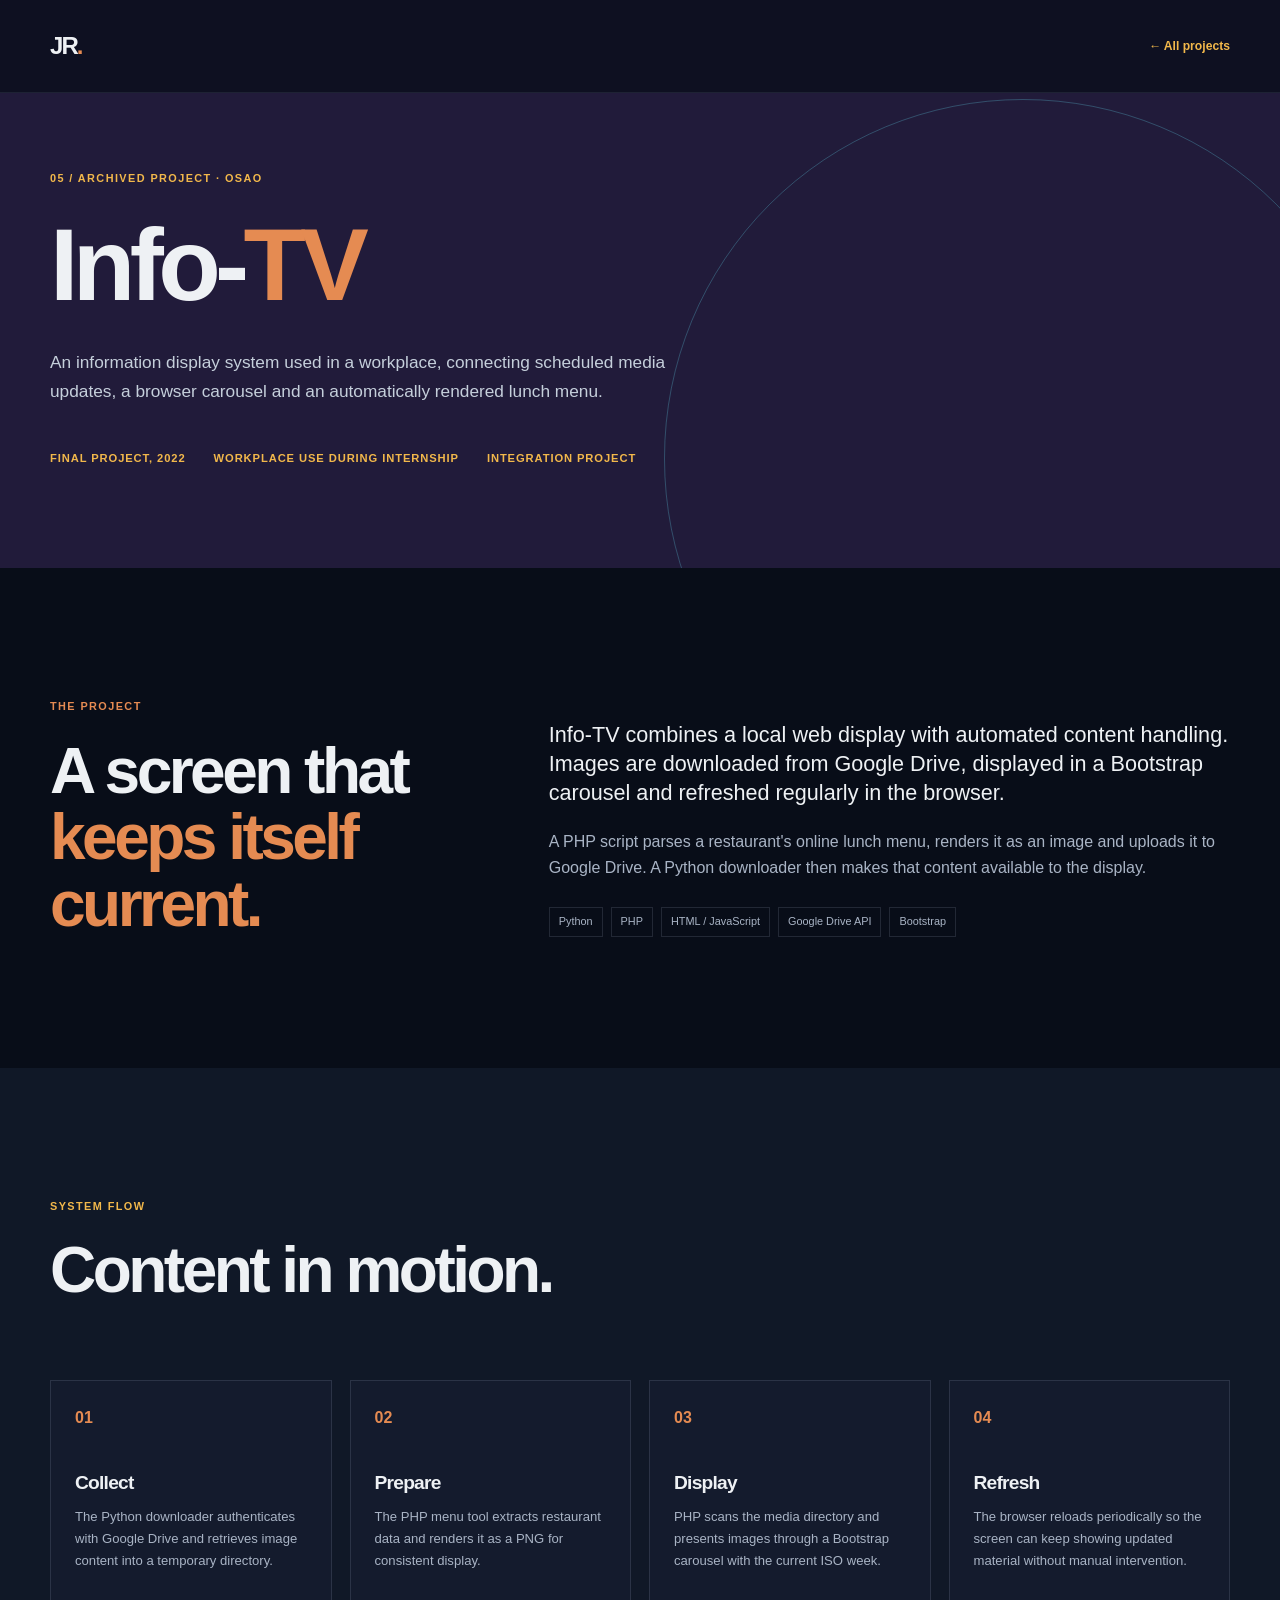
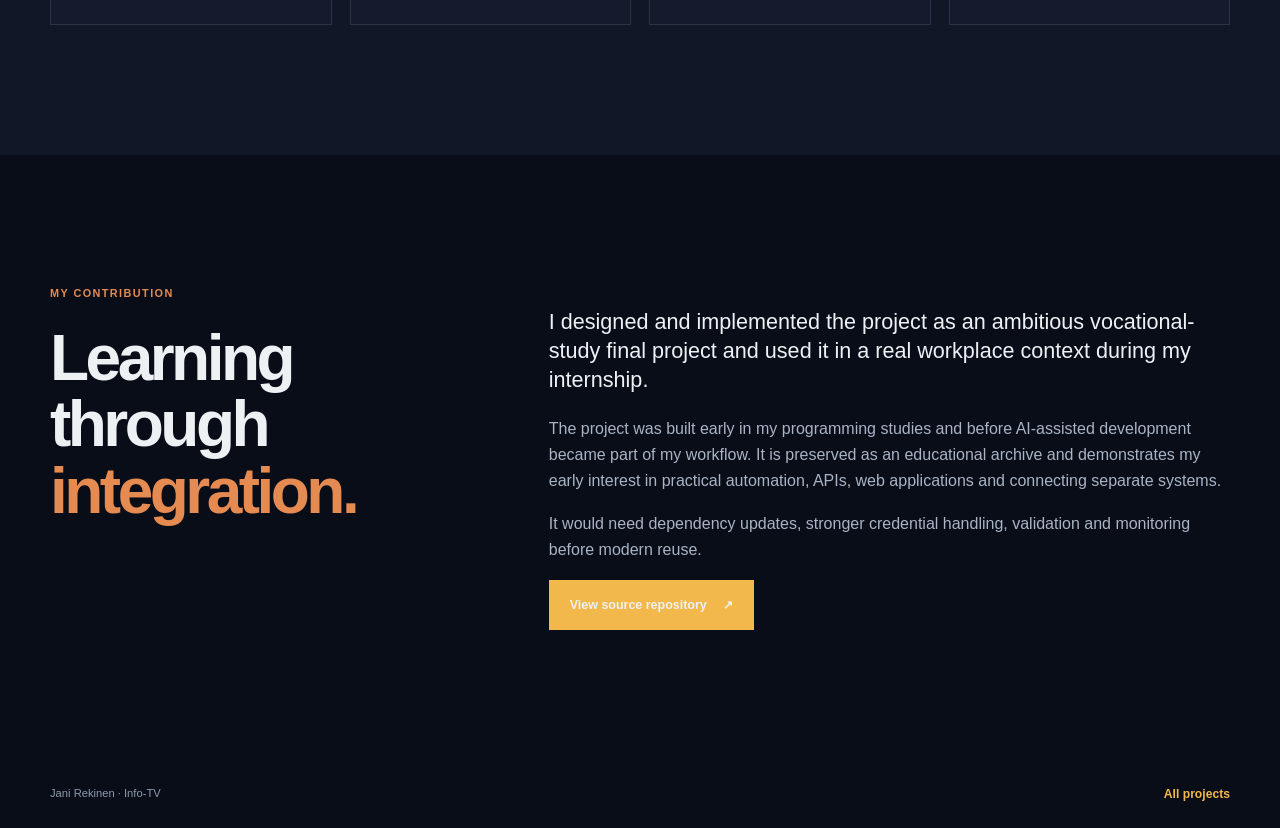
<file: projects/info-tv.html>
<!doctype html>
<html lang="en">

<head>
    <meta charset="utf-8">
    <meta name="viewport" content="width=device-width, initial-scale=1">
    <meta name="description" content="Info-TV information display project by Jani Rekinen.">
    <title>Info-TV | Jani Rekinen</title>
    <link rel="stylesheet" href="../css/style.css">
</head>

<body class="project-site">
    <header class="site-header">
        <nav class="nav container" aria-label="Project navigation"><a class="brand"
                href="../index.html">JR<span>.</span></a><a class="back-link" href="index.html">← All projects</a></nav>
    </header>
    <main>
        <section class="case-hero case-hero-info">
            <div class="container case-hero-inner">
                <p class="eyebrow eyebrow-light">05 / Archived project · OSAO</p>
                <h1>Info-<em>TV</em></h1>
                <p class="case-lead">An information display system used in a workplace, connecting scheduled media
                    updates, a browser carousel and an automatically rendered lunch menu.</p>
                <div class="case-meta"><span>Final project, 2022</span><span>Workplace use during
                        internship</span><span>Integration project</span></div>
            </div>
        </section>
        <section class="section case-section">
            <div class="container case-grid">
                <div>
                    <p class="eyebrow">The project</p>
                    <h2>A screen that<br><em>keeps itself current.</em></h2>
                </div>
                <div class="case-copy">
                    <p class="lead">Info-TV combines a local web display with automated content handling. Images are
                        downloaded from Google Drive, displayed in a Bootstrap carousel and refreshed regularly in the
                        browser.</p>
                    <p>A PHP script parses a restaurant's online lunch menu, renders it as an image and uploads it to
                        Google Drive. A Python downloader then makes that content available to the display.</p>
                    <div class="tag-list"><span>Python</span><span>PHP</span><span>HTML / JavaScript</span><span>Google
                            Drive API</span><span>Bootstrap</span></div>
                </div>
            </div>
        </section>
        <section class="section case-dark">
            <div class="container">
                <div class="section-heading split-heading">
                    <div>
                        <p class="eyebrow eyebrow-light">System flow</p>
                        <h2>Content in motion.</h2>
                    </div>
                </div>
                <div class="architecture-grid">
                    <article><span>01</span>
                        <h3>Collect</h3>
                        <p>The Python downloader authenticates with Google Drive and retrieves image content into a
                            temporary directory.</p>
                    </article>
                    <article><span>02</span>
                        <h3>Prepare</h3>
                        <p>The PHP menu tool extracts restaurant data and renders it as a PNG for consistent display.
                        </p>
                    </article>
                    <article><span>03</span>
                        <h3>Display</h3>
                        <p>PHP scans the media directory and presents images through a Bootstrap carousel with the
                            current ISO week.</p>
                    </article>
                    <article><span>04</span>
                        <h3>Refresh</h3>
                        <p>The browser reloads periodically so the screen can keep showing updated material without
                            manual intervention.</p>
                    </article>
                </div>
            </div>
        </section>
        <section class="section case-section">
            <div class="container case-grid">
                <div>
                    <p class="eyebrow">My contribution</p>
                    <h2>Learning through<br><em>integration.</em></h2>
                </div>
                <div class="case-copy">
                    <p class="lead">I designed and implemented the project as an ambitious vocational-study final
                        project and used it in a real workplace context during my internship.</p>
                    <p>The project was built early in my programming studies and before AI-assisted development became
                        part of my workflow. It is preserved as an educational archive and demonstrates my early
                        interest in practical
                        automation, APIs, web applications and connecting separate systems.</p>
                    <p>It would need dependency updates, stronger credential handling, validation and monitoring before
                        modern reuse.</p>
                    <a class="button button-primary" href="https://github.com/Jaxi84/Theses" target="_blank"
                        rel="noopener noreferrer">View source repository <span aria-hidden="true">↗</span></a>
                </div>
            </div>
        </section>
    </main>
    <footer class="site-footer">
        <div class="container"><span>Jani Rekinen · Info-TV</span><a href="index.html">All projects</a></div>
    </footer>
</body>

</html>
</file>
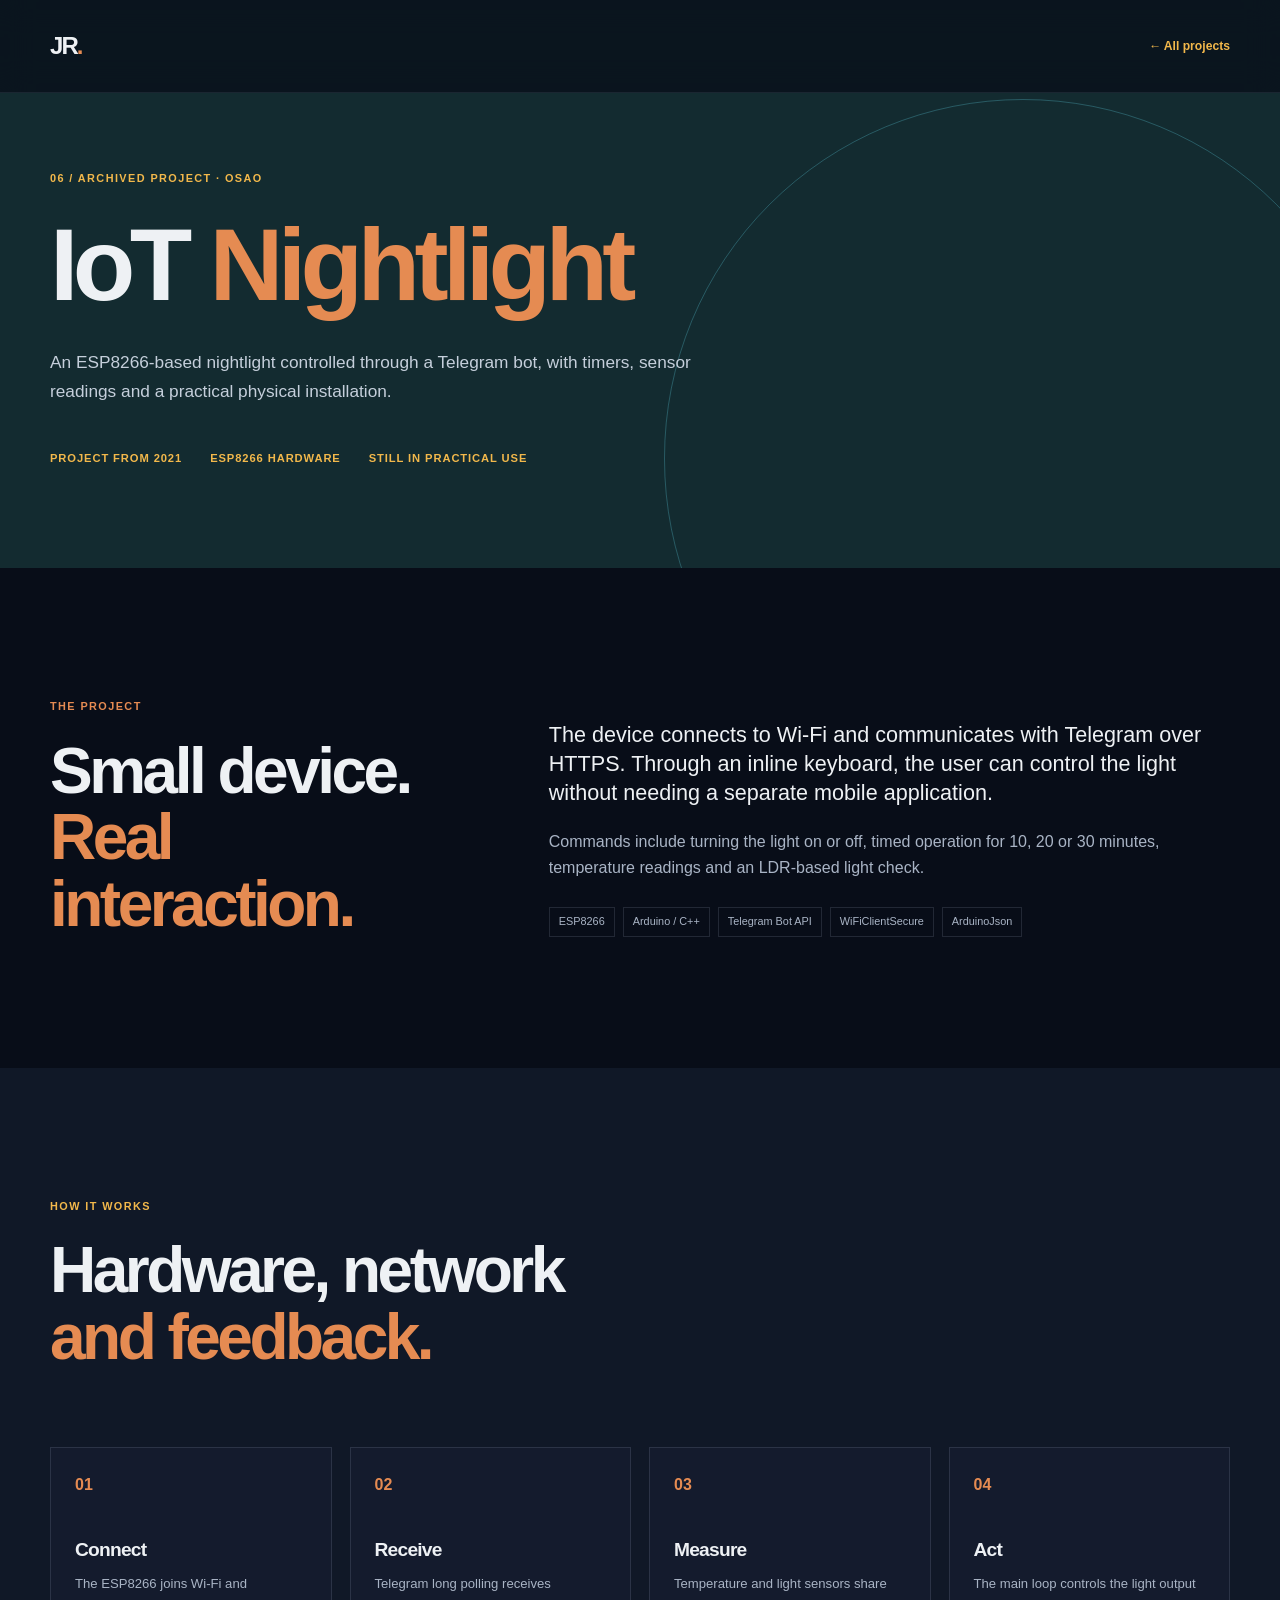
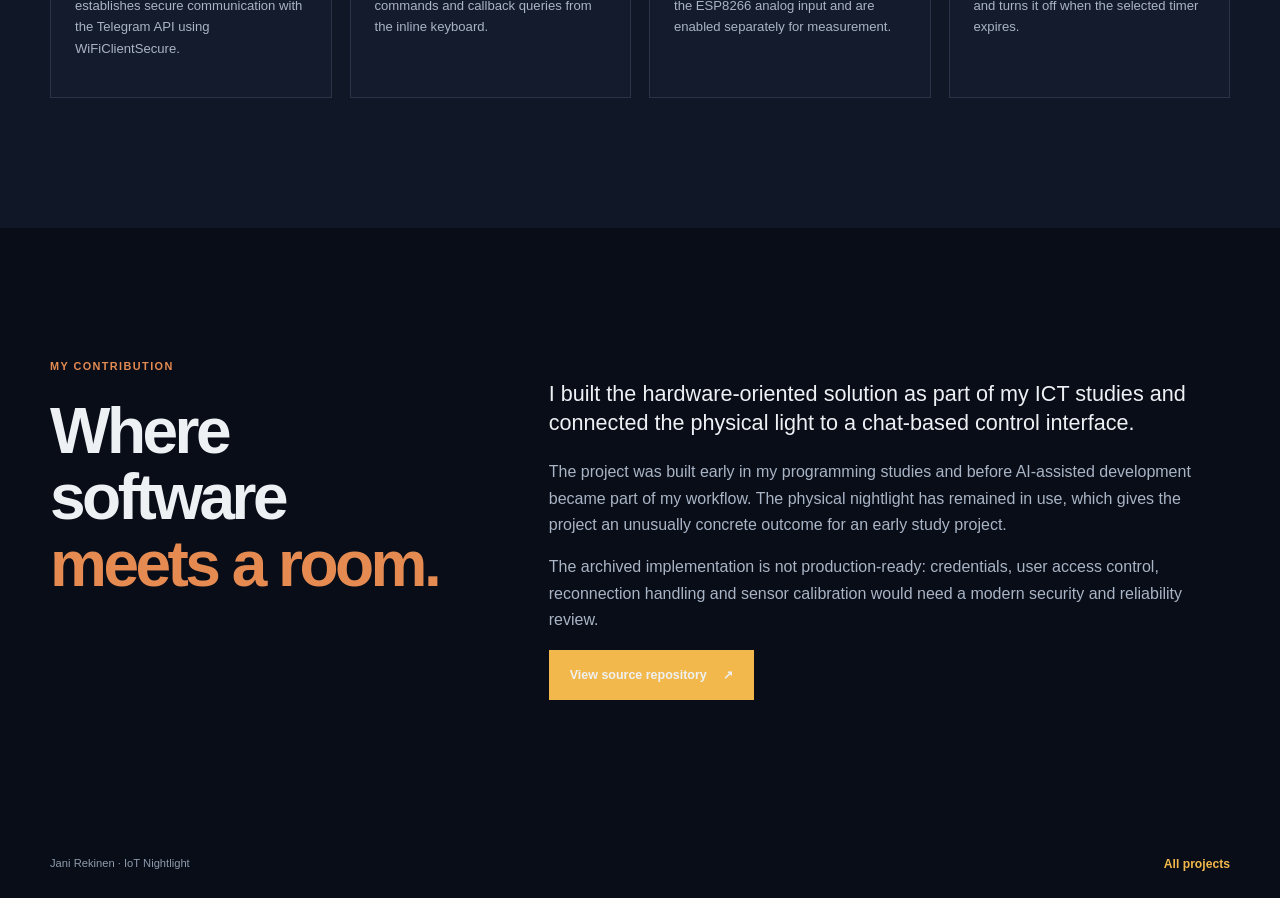
<file: projects/iot-nightlight.html>
<!doctype html>
<html lang="en">

<head>
    <meta charset="utf-8">
    <meta name="viewport" content="width=device-width, initial-scale=1">
    <meta name="description" content="IoT Nightlight with Telegram project by Jani Rekinen.">
    <title>IoT Nightlight | Jani Rekinen</title>
    <link rel="stylesheet" href="../css/style.css">
</head>

<body class="project-site">
    <header class="site-header">
        <nav class="nav container" aria-label="Project navigation"><a class="brand"
                href="../index.html">JR<span>.</span></a><a class="back-link" href="index.html">← All projects</a></nav>
    </header>
    <main>
        <section class="case-hero case-hero-iot">
            <div class="container case-hero-inner">
                <p class="eyebrow eyebrow-light">06 / Archived project · OSAO</p>
                <h1>IoT <em>Nightlight</em></h1>
                <p class="case-lead">An ESP8266-based nightlight controlled through a Telegram bot, with timers, sensor
                    readings and a practical physical installation.</p>
                <div class="case-meta"><span>Project from 2021</span><span>ESP8266 hardware</span><span>Still in
                        practical use</span></div>
            </div>
        </section>
        <section class="section case-section">
            <div class="container case-grid">
                <div>
                    <p class="eyebrow">The project</p>
                    <h2>Small device.<br><em>Real interaction.</em></h2>
                </div>
                <div class="case-copy">
                    <p class="lead">The device connects to Wi-Fi and communicates with Telegram over HTTPS. Through an
                        inline keyboard, the user can control the light without needing a separate mobile application.
                    </p>
                    <p>Commands include turning the light on or off, timed operation for 10, 20 or 30 minutes,
                        temperature readings and an LDR-based light check.</p>
                    <div class="tag-list"><span>ESP8266</span><span>Arduino / C++</span><span>Telegram Bot
                            API</span><span>WiFiClientSecure</span><span>ArduinoJson</span></div>
                </div>
            </div>
        </section>
        <section class="section case-dark">
            <div class="container">
                <div class="section-heading split-heading">
                    <div>
                        <p class="eyebrow eyebrow-light">How it works</p>
                        <h2>Hardware, network<br><em>and feedback.</em></h2>
                    </div>
                </div>
                <div class="architecture-grid">
                    <article><span>01</span>
                        <h3>Connect</h3>
                        <p>The ESP8266 joins Wi-Fi and establishes secure communication with the Telegram API using
                            WiFiClientSecure.</p>
                    </article>
                    <article><span>02</span>
                        <h3>Receive</h3>
                        <p>Telegram long polling receives commands and callback queries from the inline keyboard.</p>
                    </article>
                    <article><span>03</span>
                        <h3>Measure</h3>
                        <p>Temperature and light sensors share the ESP8266 analog input and are enabled separately for
                            measurement.</p>
                    </article>
                    <article><span>04</span>
                        <h3>Act</h3>
                        <p>The main loop controls the light output and turns it off when the selected timer expires.</p>
                    </article>
                </div>
            </div>
        </section>
        <section class="section case-section">
            <div class="container case-grid">
                <div>
                    <p class="eyebrow">My contribution</p>
                    <h2>Where software<br><em>meets a room.</em></h2>
                </div>
                <div class="case-copy">
                    <p class="lead">I built the hardware-oriented solution as part of my ICT studies and connected the
                        physical light to a chat-based control interface.</p>
                    <p>The project was built early in my programming studies and before AI-assisted development became
                        part of my workflow. The physical nightlight has remained in use, which gives the project an
                        unusually concrete outcome for an early study project.</p>
                    <p>The archived implementation is not production-ready: credentials, user access control,
                        reconnection handling and sensor calibration would need a modern security and reliability
                        review.</p>
                    <a class="button button-primary" href="https://github.com/Jaxi84/Theses" target="_blank"
                        rel="noopener noreferrer">View source repository <span aria-hidden="true">↗</span></a>
                </div>
            </div>
        </section>
    </main>
    <footer class="site-footer">
        <div class="container"><span>Jani Rekinen · IoT Nightlight</span><a href="index.html">All projects</a></div>
    </footer>
</body>

</html>
</file>
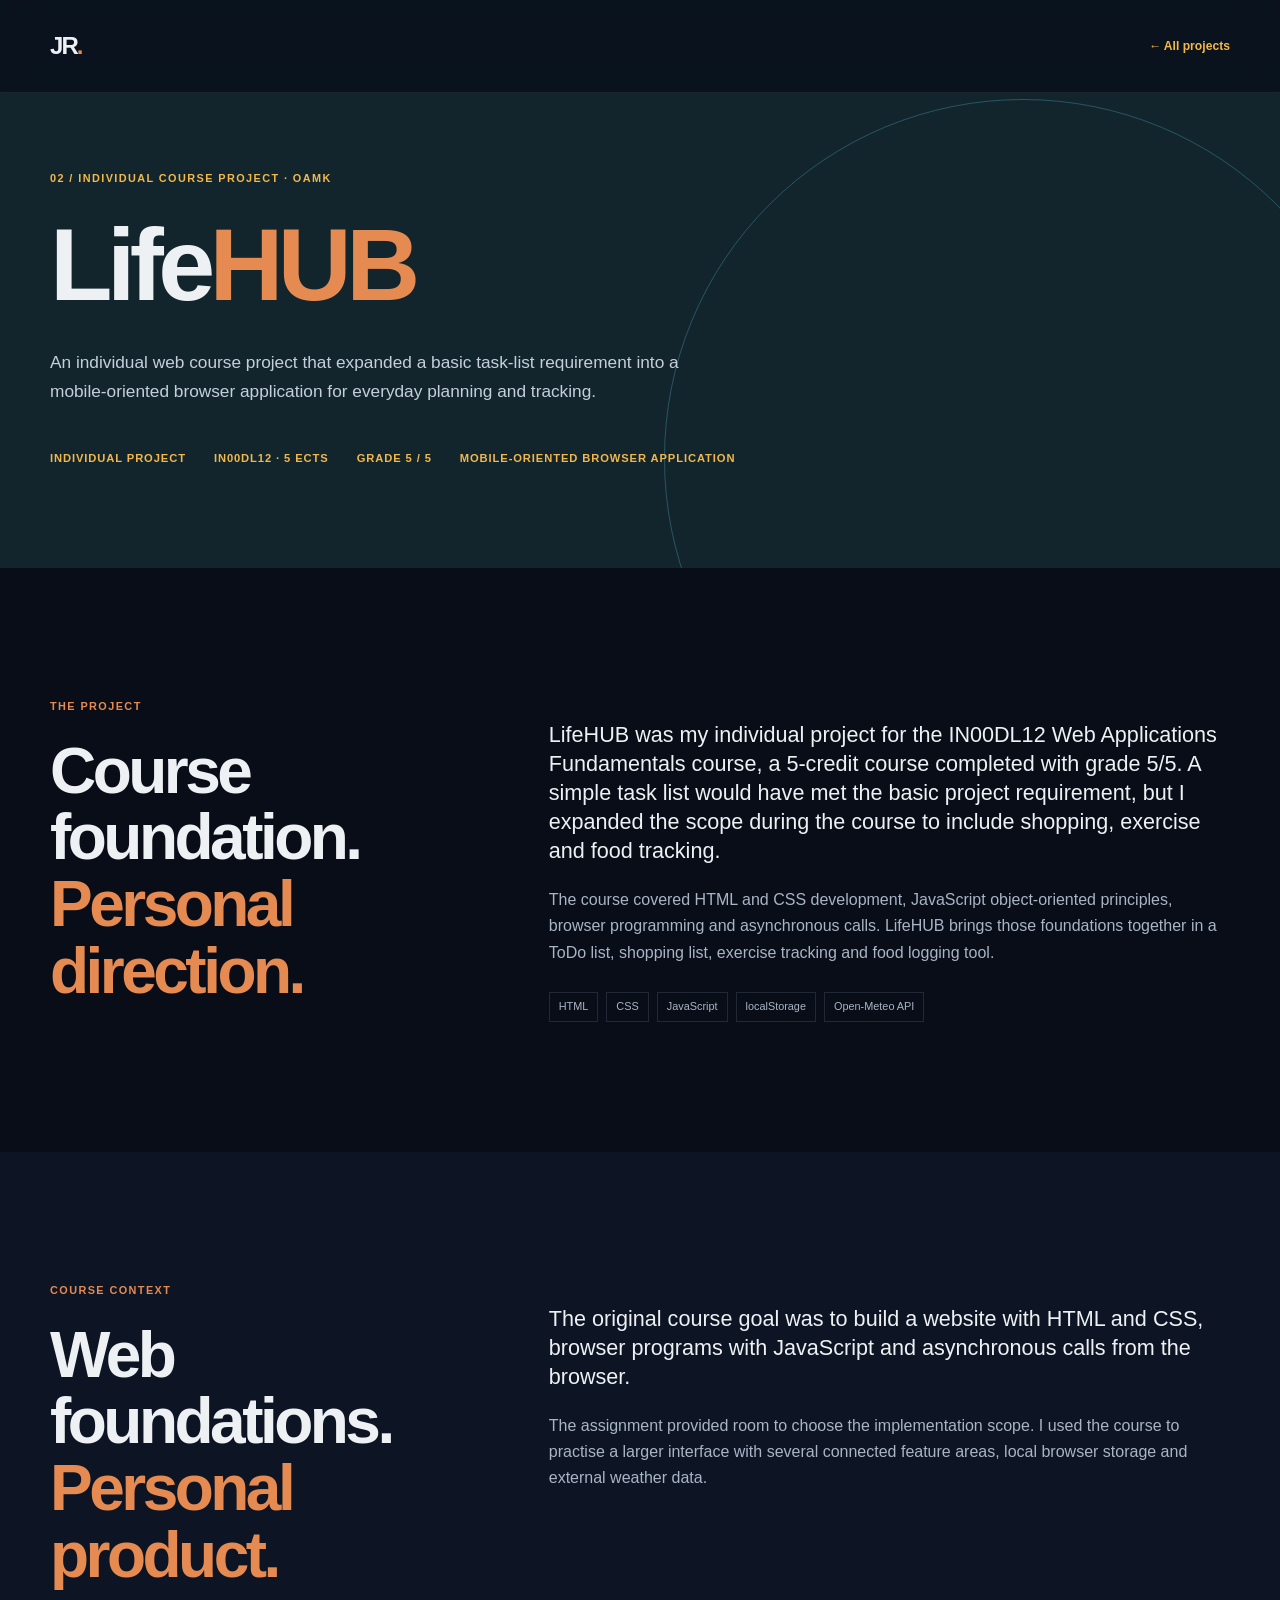
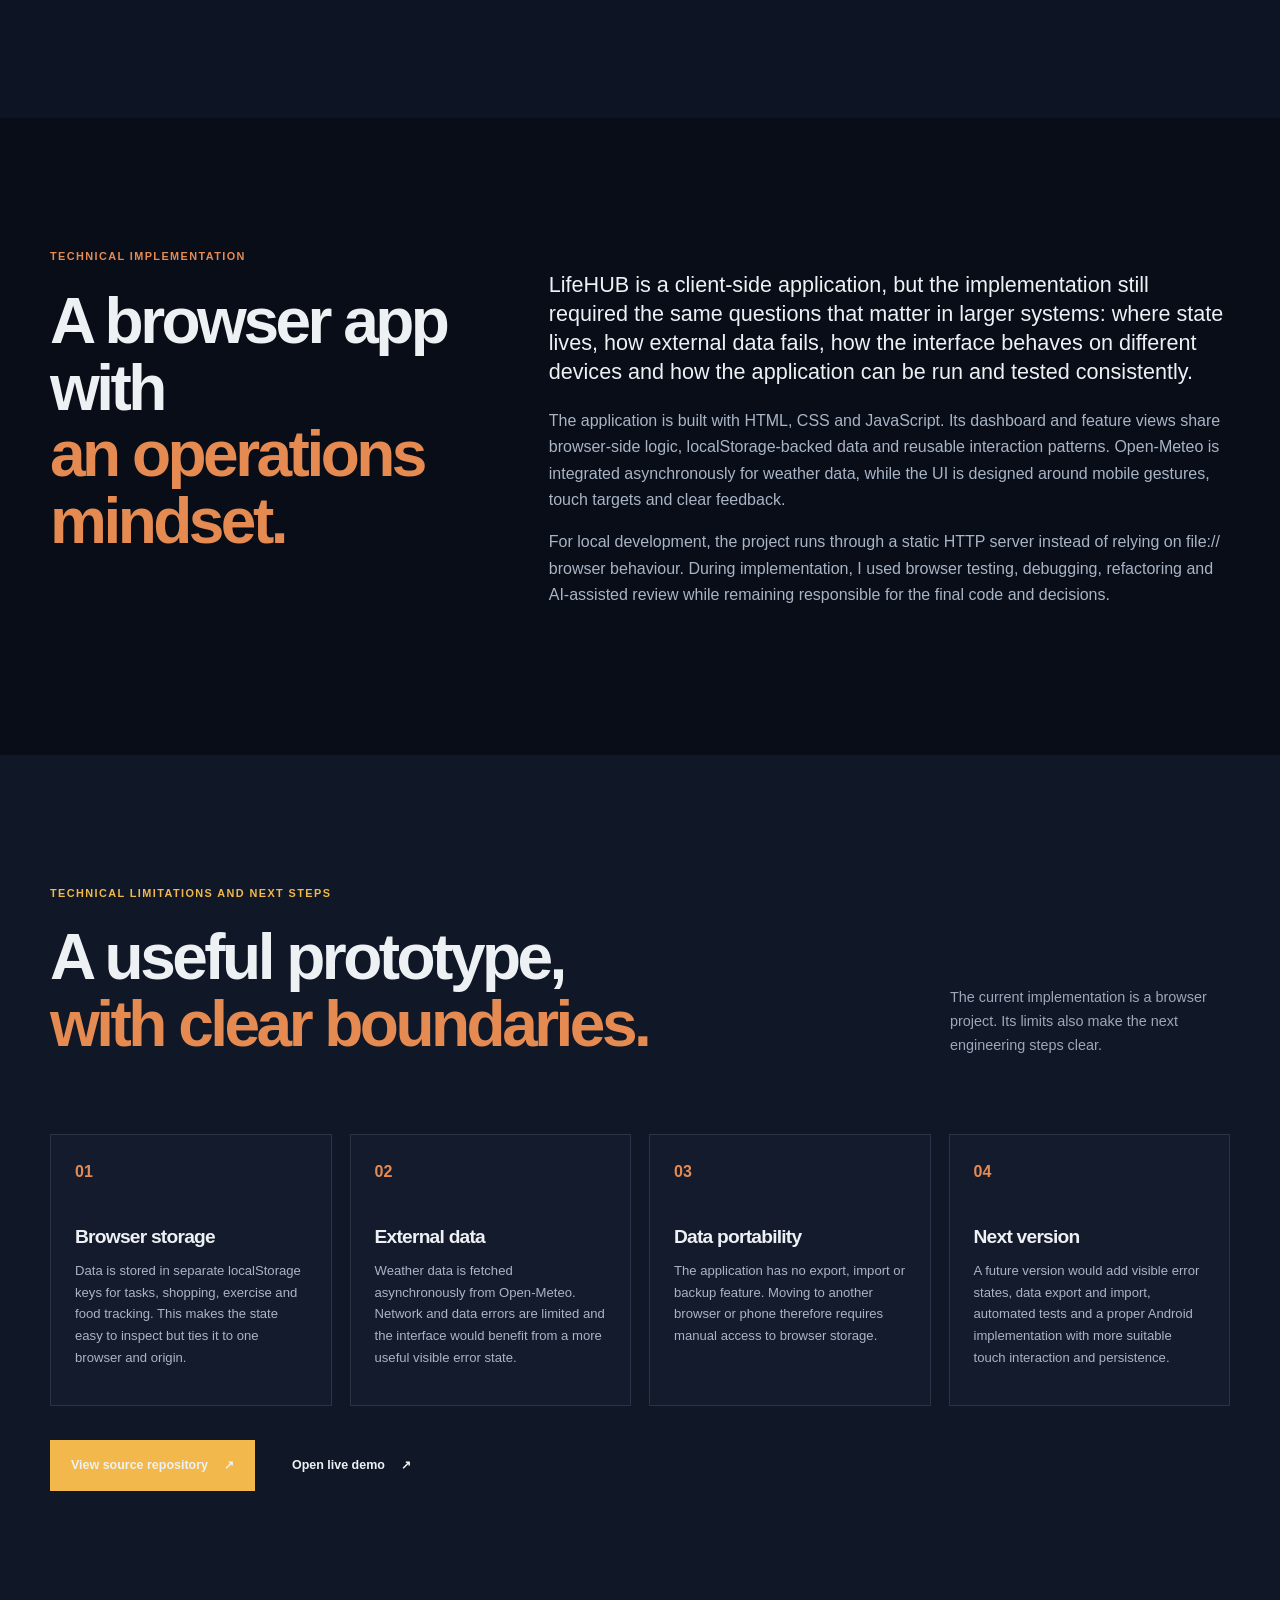
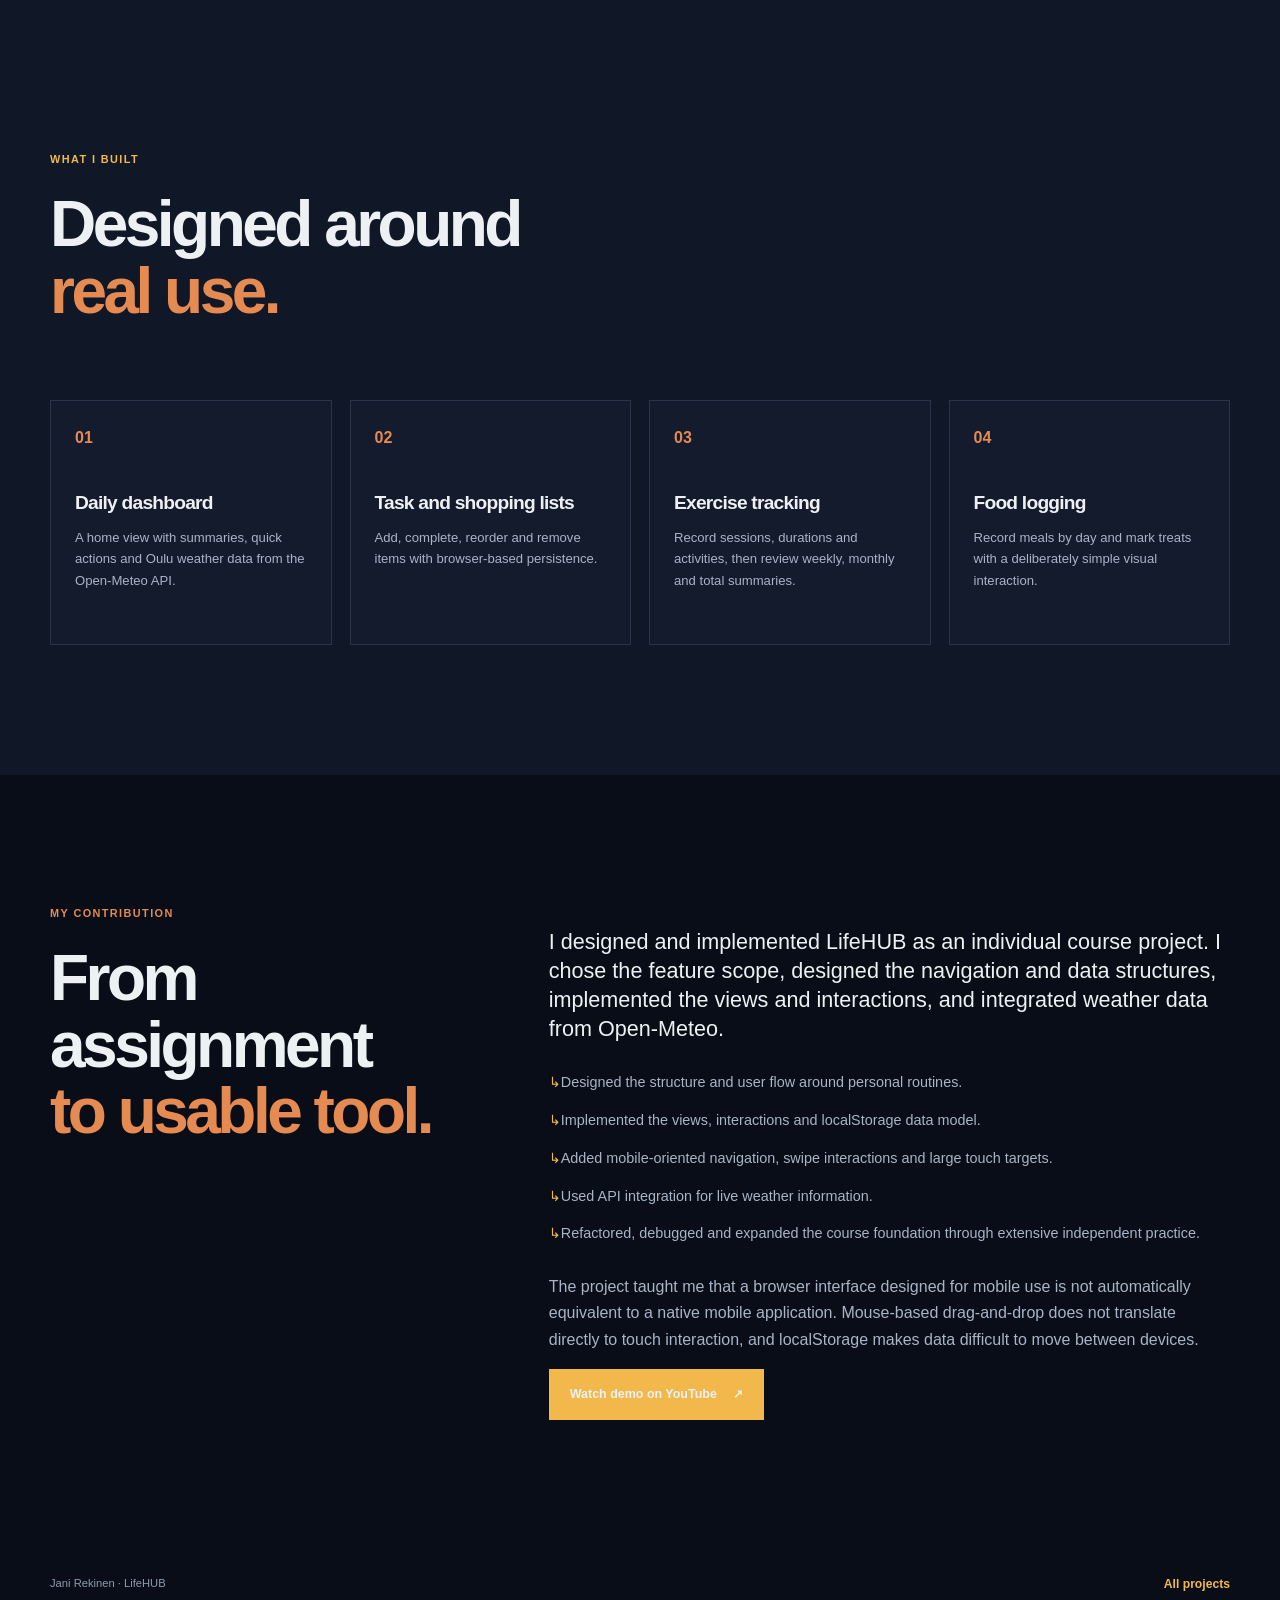
<file: projects/lifehub.html>
<!doctype html>
<html lang="en">

<head>
    <meta charset="utf-8">
    <meta name="viewport" content="width=device-width, initial-scale=1">
    <meta name="description" content="LifeHUB web application project by Jani Rekinen.">
    <title>LifeHUB | Jani Rekinen</title>
    <link rel="stylesheet" href="../css/style.css">
</head>

<body class="project-site">
    <header class="site-header">
        <nav class="nav container" aria-label="Project navigation">
            <a class="brand" href="../index.html">JR<span>.</span></a>
            <a class="back-link" href="index.html">← All projects</a>
        </nav>
    </header>
    <main>
        <section class="case-hero case-hero-lifehub">
            <div class="container case-hero-inner">
                <p class="eyebrow eyebrow-light">02 / Individual course project · OAMK</p>
                <h1>Life<em>HUB</em></h1>
                <p class="case-lead">An individual web course project that expanded a basic task-list requirement
                    into a mobile-oriented browser application for everyday planning and tracking.</p>
                <div class="case-meta"><span>Individual project</span><span>IN00DL12 · 5 ECTS</span><span>Grade 5 /
                        5</span><span>Mobile-oriented browser application</span></div>
            </div>
        </section>
        <section class="section case-section">
            <div class="container case-grid">
                <div>
                    <p class="eyebrow">The project</p>
                    <h2>Course foundation.<br><em>Personal direction.</em></h2>
                </div>
                <div class="case-copy">
                    <p class="lead">LifeHUB was my individual project for the IN00DL12 Web Applications Fundamentals
                        course, a 5-credit course completed with grade 5/5. A simple task list would have met the basic
                        project requirement, but I expanded the scope during the course to include shopping, exercise
                        and food tracking.</p>
                    <p>The course covered HTML and CSS development, JavaScript object-oriented principles, browser
                        programming and asynchronous calls. LifeHUB brings those foundations together in a ToDo list,
                        shopping list, exercise tracking and food logging tool.</p>
                    <div class="tag-list">
                        <span>HTML</span><span>CSS</span><span>JavaScript</span><span>localStorage</span><span>Open-Meteo
                            API</span></div>
                </div>
            </div>
        </section>
        <section class="section course-proof">
            <div class="container case-grid">
                <div>
                    <p class="eyebrow">Course context</p>
                    <h2>Web foundations.<br><em>Personal product.</em></h2>
                </div>
                <div class="case-copy">
                    <p class="lead">The original course goal was to build a website with HTML and CSS, browser programs
                        with JavaScript and asynchronous calls from the browser.</p>
                    <p>The assignment provided room to choose the implementation scope. I used the course to practise a
                        larger interface with several connected feature areas, local browser storage and external
                        weather
                        data.</p>
                </div>
            </div>
        </section>
        <section class="section case-section">
            <div class="container case-grid">
                <div>
                    <p class="eyebrow">Technical implementation</p>
                    <h2>A browser app with<br><em>an operations mindset.</em></h2>
                </div>
                <div class="case-copy">
                    <p class="lead">LifeHUB is a client-side application, but the implementation still required the
                        same questions that matter in larger systems: where state lives, how external data fails, how
                        the interface behaves on different devices and how the application can be run and tested
                        consistently.</p>
                    <p>The application is built with HTML, CSS and JavaScript. Its dashboard and feature views share
                        browser-side logic, localStorage-backed data and reusable interaction patterns. Open-Meteo is
                        integrated asynchronously for weather data, while the UI is designed around mobile gestures,
                        touch targets and clear feedback.</p>
                    <p>For local development, the project runs through a static HTTP server instead of relying on
                        file://
                        browser behaviour. During implementation, I used browser testing, debugging, refactoring and
                        AI-assisted review while remaining responsible for the final code and decisions.</p>
                </div>
            </div>
        </section>
        <section class="section case-dark">
            <div class="container">
                <div class="section-heading split-heading">
                    <div>
                        <p class="eyebrow eyebrow-light">Technical limitations and next steps</p>
                        <h2>A useful prototype,<br><em>with clear boundaries.</em></h2>
                    </div>
                    <p class="heading-aside">The current implementation is a browser project. Its limits also make
                        the next engineering steps clear.</p>
                </div>
                <div class="architecture-grid">
                    <article><span>01</span>
                        <h3>Browser storage</h3>
                        <p>Data is stored in separate localStorage keys for tasks, shopping, exercise and food tracking.
                            This makes the state easy to inspect but ties it to one browser and origin.</p>
                    </article>
                    <article><span>02</span>
                        <h3>External data</h3>
                        <p>Weather data is fetched asynchronously from Open-Meteo. Network and data errors are limited
                            and the interface would benefit from a more useful visible error state.</p>
                    </article>
                    <article><span>03</span>
                        <h3>Data portability</h3>
                        <p>The application has no export, import or backup feature. Moving to another browser or phone
                            therefore requires manual access to browser storage.</p>
                    </article>
                    <article><span>04</span>
                        <h3>Next version</h3>
                        <p>A future version would add visible error states, data export and import, automated tests and
                            a proper Android implementation with more suitable touch interaction and persistence.</p>
                    </article>
                </div>
                <div class="case-proof-links">
                    <a class="button button-primary" href="https://github.com/Jaxi84/lifehub-proj" target="_blank"
                        rel="noopener noreferrer">View source repository <span aria-hidden="true">↗</span></a>
                    <a class="button button-secondary" href="https://jaxi84.github.io/lifehub-proj/" target="_blank"
                        rel="noopener noreferrer">Open live demo <span aria-hidden="true">↗</span></a>
                </div>
            </div>
        </section>
        <section class="section case-dark">
            <div class="container">
                <div class="section-heading split-heading">
                    <div>
                        <p class="eyebrow eyebrow-light">What I built</p>
                        <h2>Designed around<br><em>real use.</em></h2>
                    </div>
                </div>
                <div class="architecture-grid">
                    <article><span>01</span>
                        <h3>Daily dashboard</h3>
                        <p>A home view with summaries, quick actions and Oulu weather data from the Open-Meteo API.</p>
                    </article>
                    <article><span>02</span>
                        <h3>Task and shopping lists</h3>
                        <p>Add, complete, reorder and remove items with browser-based persistence.</p>
                    </article>
                    <article><span>03</span>
                        <h3>Exercise tracking</h3>
                        <p>Record sessions, durations and activities, then review weekly, monthly and total summaries.
                        </p>
                    </article>
                    <article><span>04</span>
                        <h3>Food logging</h3>
                        <p>Record meals by day and mark treats with a deliberately simple visual interaction.</p>
                    </article>
                </div>
            </div>
        </section>
        <section class="section case-section">
            <div class="container case-grid">
                <div>
                    <p class="eyebrow">My contribution</p>
                    <h2>From assignment<br><em>to usable tool.</em></h2>
                </div>
                <div class="case-copy">
                    <p class="lead">I designed and implemented LifeHUB as an individual course project. I chose the
                        feature scope, designed the navigation and data structures, implemented the views and
                        interactions, and integrated weather data from Open-Meteo.</p>
                    <ul class="case-list">
                        <li>Designed the structure and user flow around personal routines.</li>
                        <li>Implemented the views, interactions and localStorage data model.</li>
                        <li>Added mobile-oriented navigation, swipe interactions and large touch targets.</li>
                        <li>Used API integration for live weather information.</li>
                        <li>Refactored, debugged and expanded the course foundation through extensive independent
                            practice.</li>
                    </ul>
                    <p>The project taught me that a browser interface designed for mobile use is not automatically
                        equivalent to a native mobile application. Mouse-based drag-and-drop does not translate directly
                        to touch interaction, and localStorage makes data difficult to move between devices.</p>
                    <a class="button button-primary" href="https://www.youtube.com/watch?v=NFSRganMC8c" target="_blank"
                        rel="noopener noreferrer">Watch demo on YouTube <span aria-hidden="true">↗</span></a>
                </div>
            </div>
        </section>
    </main>
    <footer class="site-footer">
        <div class="container"><span>Jani Rekinen · LifeHUB</span><a href="index.html">All projects</a></div>
    </footer>
</body>

</html>
</file>
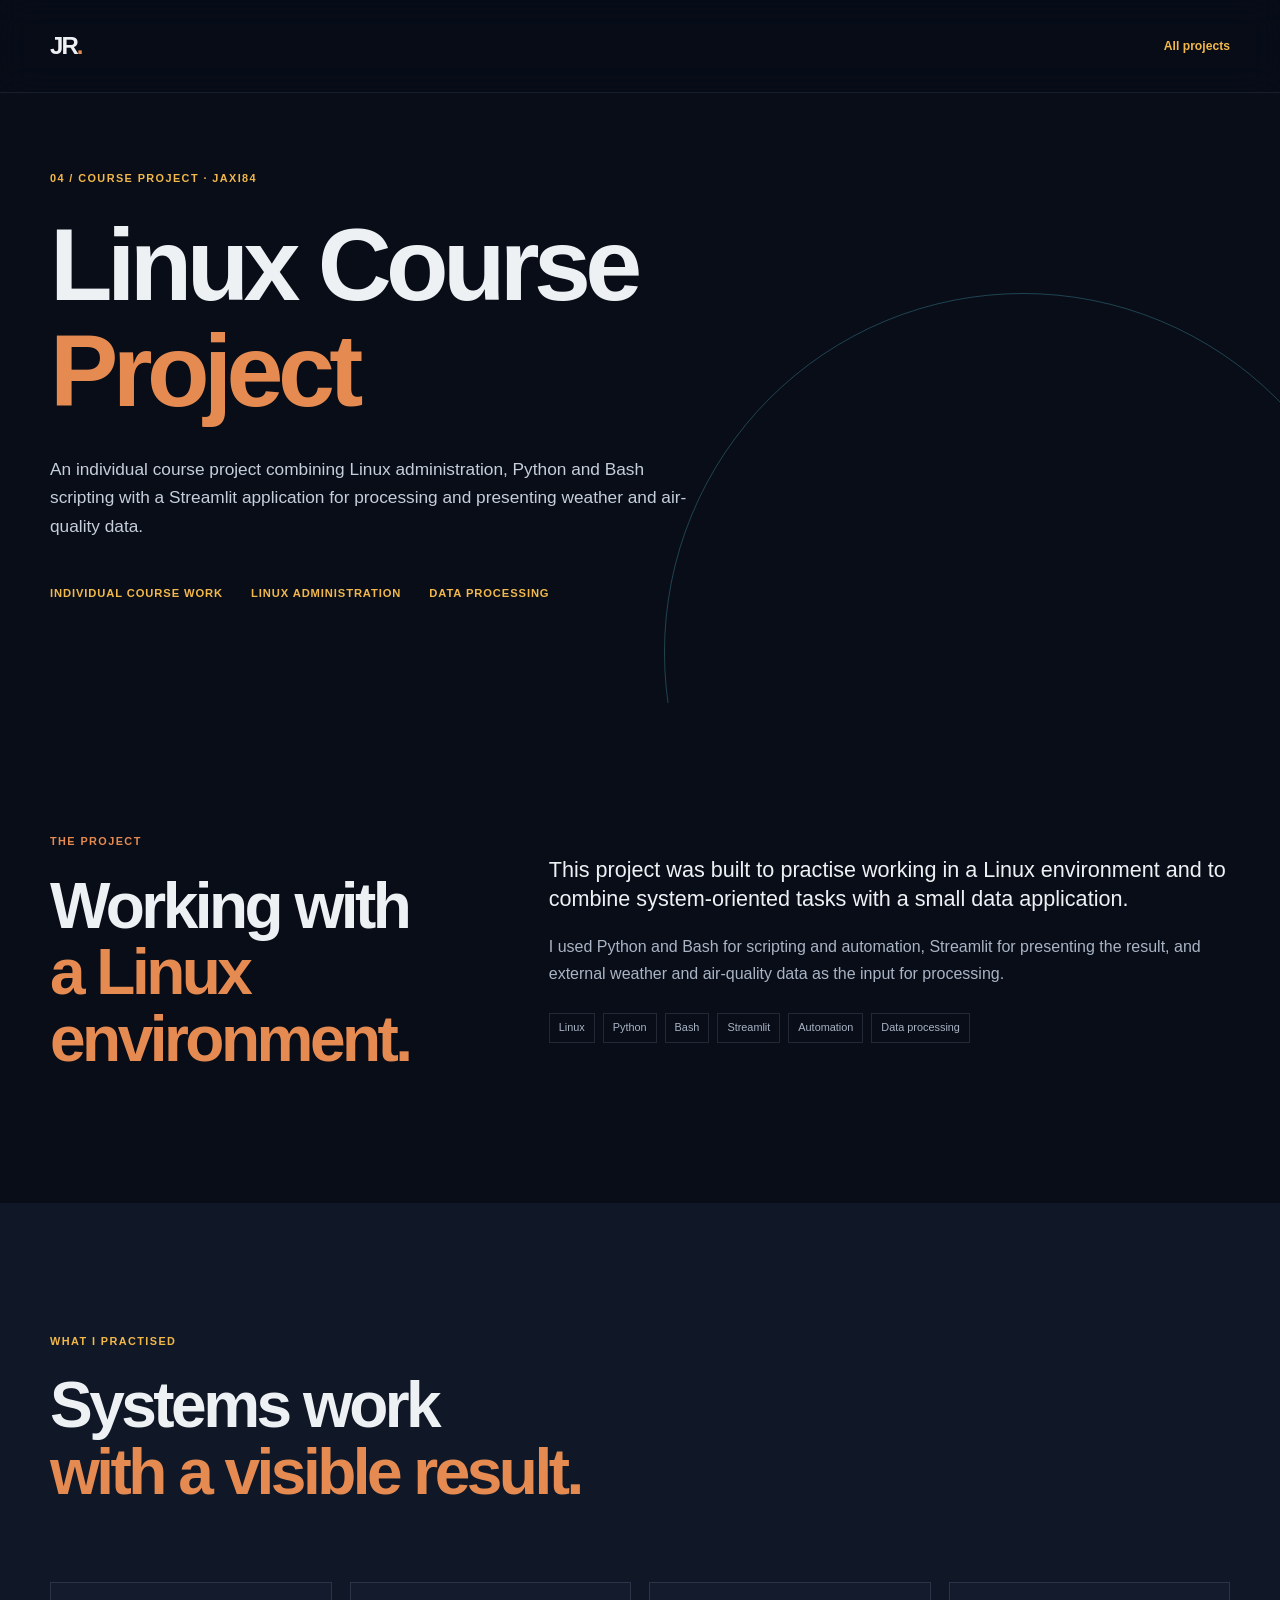
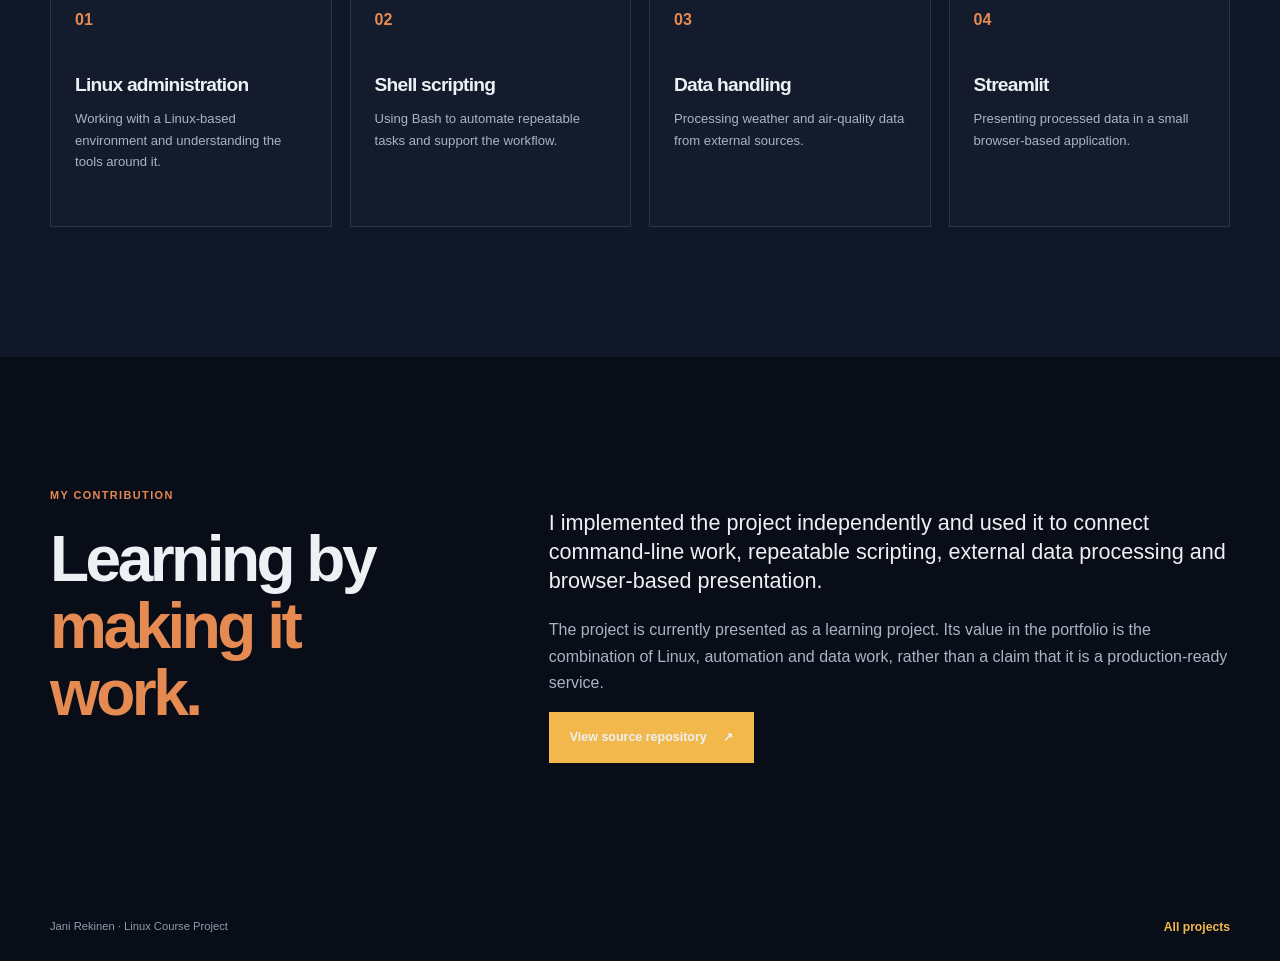
<file: projects/linux.html>
<!doctype html>
<html lang="en">

<head>
    <meta charset="utf-8">
    <meta name="viewport" content="width=device-width, initial-scale=1">
    <meta name="description" content="Linux Course Project by Jani Rekinen.">
    <title>Linux Course Project | Jani Rekinen</title>
    <link rel="stylesheet" href="../css/style.css">
</head>

<body class="project-site">
    <header class="site-header">
        <nav class="nav container" aria-label="Project navigation"><a class="brand"
                href="../index.html">JR<span>.</span></a><a class="back-link" href="index.html">All projects</a></nav>
    </header>
    <main>
        <section class="case-hero case-hero-linux">
            <div class="container case-hero-inner">
                <p class="eyebrow eyebrow-light">04 / Course project · Jaxi84</p>
                <h1>Linux Course<br><em>Project</em></h1>
                <p class="case-lead">An individual course project combining Linux administration, Python and Bash
                    scripting with a Streamlit application for processing and presenting weather and air-quality data.
                </p>
                <div class="case-meta"><span>Individual course work</span><span>Linux administration</span><span>Data
                        processing</span></div>
            </div>
        </section>
        <section class="section case-section">
            <div class="container case-grid">
                <div>
                    <p class="eyebrow">The project</p>
                    <h2>Working with<br><em>a Linux environment.</em></h2>
                </div>
                <div class="case-copy">
                    <p class="lead">This project was built to practise working in a Linux environment and to combine
                        system-oriented tasks with a small data application.</p>
                    <p>I used Python and Bash for scripting and automation, Streamlit for presenting the result, and
                        external weather and air-quality data as the input for processing.</p>
                    <div class="tag-list">
                        <span>Linux</span><span>Python</span><span>Bash</span><span>Streamlit</span><span>Automation</span><span>Data
                            processing</span>
                    </div>
                </div>
            </div>
        </section>
        <section class="section case-dark">
            <div class="container">
                <div class="section-heading split-heading">
                    <div>
                        <p class="eyebrow eyebrow-light">What I practised</p>
                        <h2>Systems work<br><em>with a visible result.</em></h2>
                    </div>
                </div>
                <div class="architecture-grid">
                    <article><span>01</span>
                        <h3>Linux administration</h3>
                        <p>Working with a Linux-based environment and understanding the tools around it.</p>
                    </article>
                    <article><span>02</span>
                        <h3>Shell scripting</h3>
                        <p>Using Bash to automate repeatable tasks and support the workflow.</p>
                    </article>
                    <article><span>03</span>
                        <h3>Data handling</h3>
                        <p>Processing weather and air-quality data from external sources.</p>
                    </article>
                    <article><span>04</span>
                        <h3>Streamlit</h3>
                        <p>Presenting processed data in a small browser-based application.</p>
                    </article>
                </div>
            </div>
        </section>
        <section class="section case-section">
            <div class="container case-grid">
                <div>
                    <p class="eyebrow">My contribution</p>
                    <h2>Learning by<br><em>making it work.</em></h2>
                </div>
                <div class="case-copy">
                    <p class="lead">I implemented the project independently and used it to connect command-line
                        work, repeatable scripting, external data processing and browser-based presentation.</p>
                    <p>The project is currently presented as a learning project. Its value in the portfolio is the
                        combination of Linux, automation and data work, rather than a claim that it is a
                        production-ready service.</p>
                    <a class="button button-primary" href="https://github.com/Jaxi84/Linux-kurssi" target="_blank"
                        rel="noopener noreferrer">View source repository <span aria-hidden="true">↗</span></a>
                </div>
            </div>
        </section>
    </main>
    <footer class="site-footer">
        <div class="container"><span>Jani Rekinen · Linux Course Project</span><a href="index.html">All projects</a>
        </div>
    </footer>
</body>

</html>
</file>
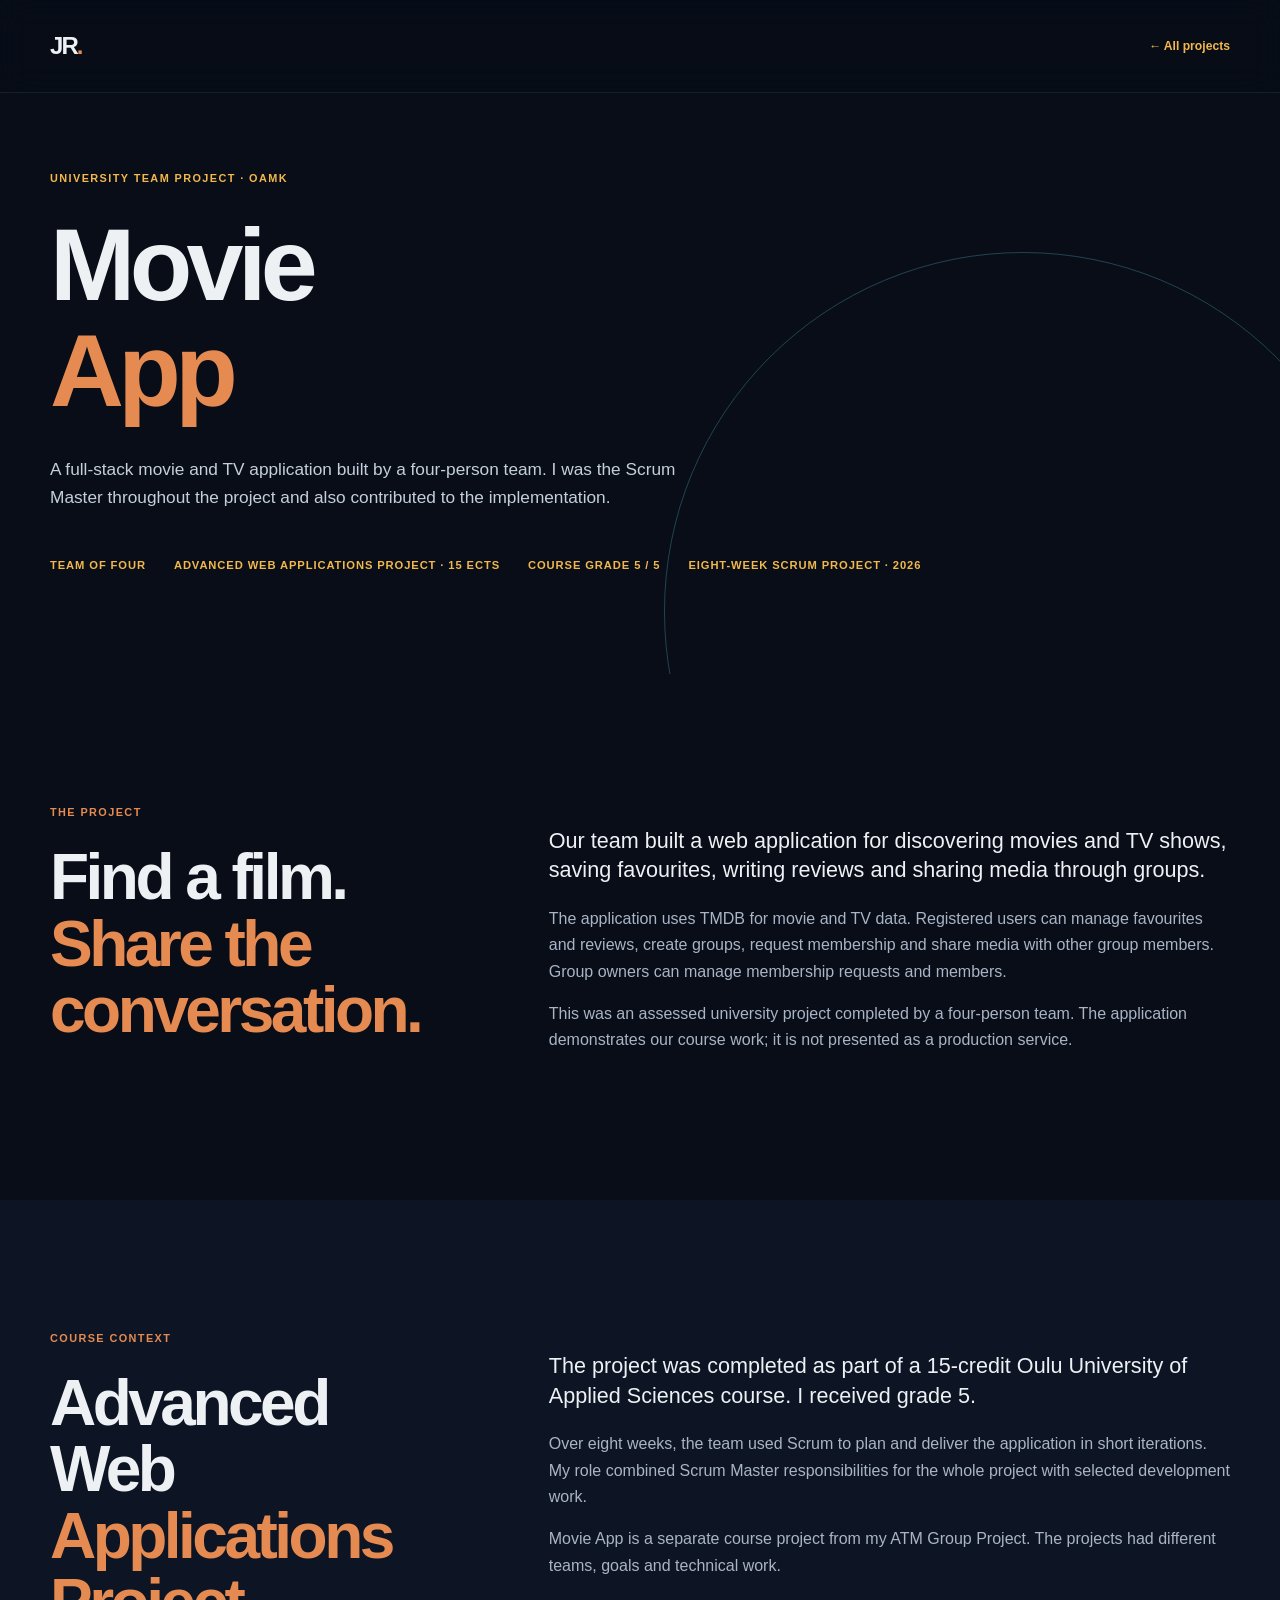
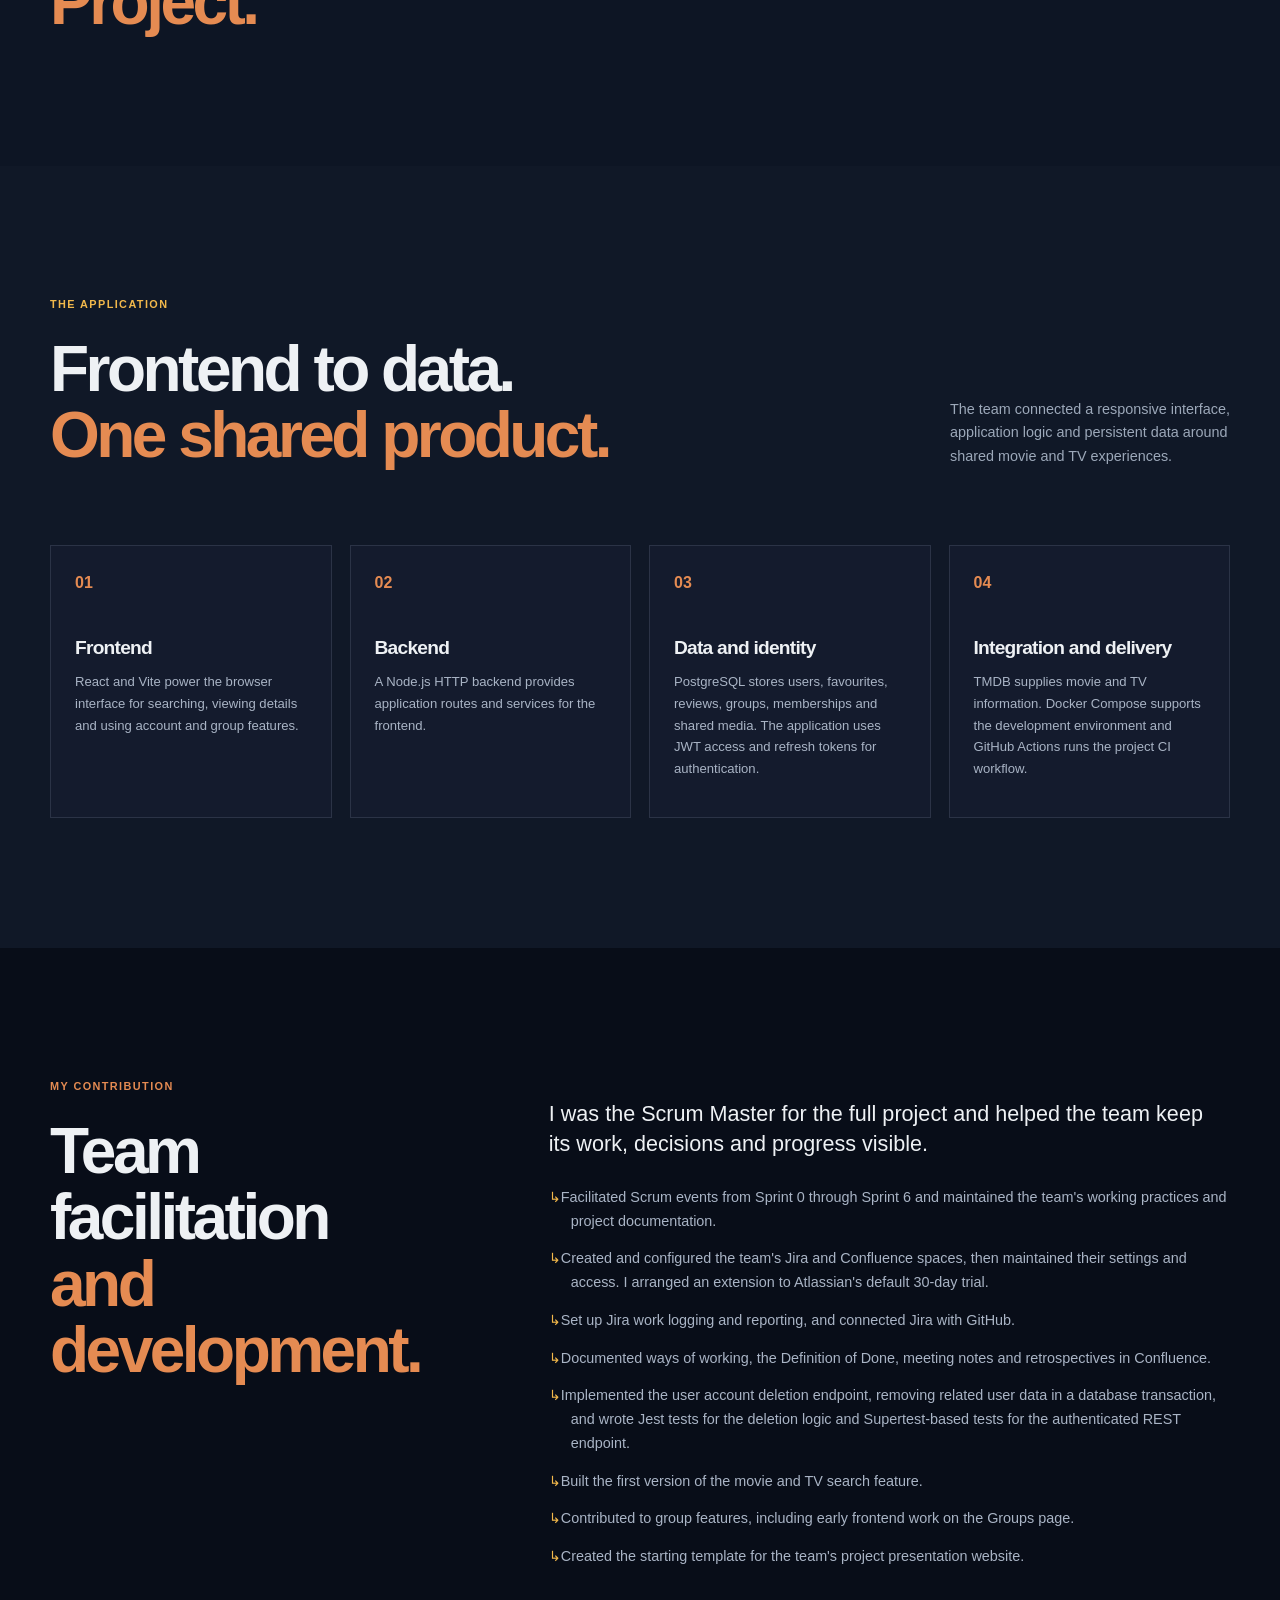
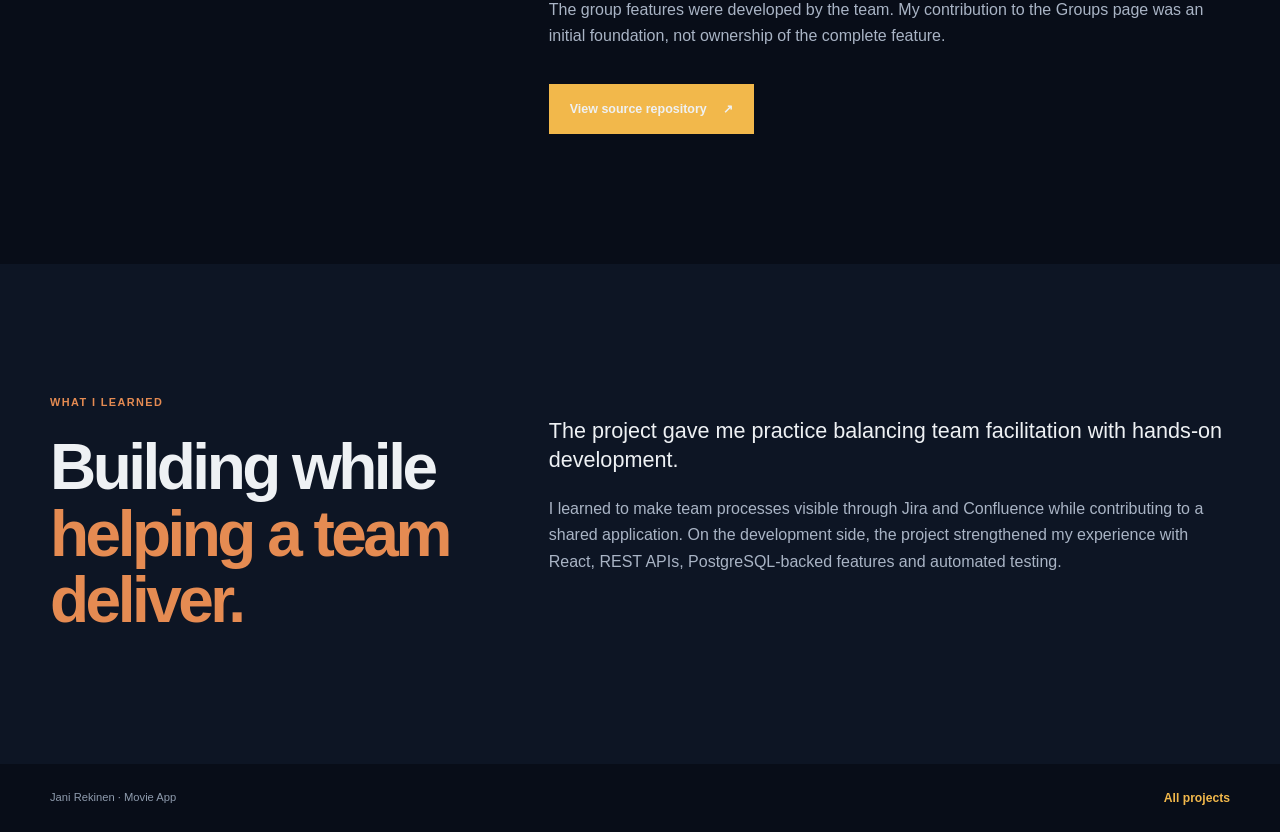
<file: projects/movie-app.html>
<!doctype html>
<html lang="en">

<head>
    <meta charset="utf-8">
    <meta name="viewport" content="width=device-width, initial-scale=1">
    <meta name="description"
        content="Movie App, an OAMK full-stack team project where Jani Rekinen worked as Scrum Master and developer.">
    <title>Movie App | Jani Rekinen</title>
    <link rel="stylesheet" href="../css/style.css">
</head>

<body class="project-site">
    <header class="site-header">
        <nav class="nav container" aria-label="Project navigation">
            <a class="brand" href="../index.html" aria-label="Back to Jani Rekinen home">JR<span>.</span></a>
            <a class="back-link" href="index.html">← All projects</a>
        </nav>
    </header>
    <main>
        <section class="case-hero" aria-labelledby="movie-app-title">
            <div class="container case-hero-inner">
                <p class="eyebrow eyebrow-light">University team project · OAMK</p>
                <h1 id="movie-app-title">Movie<br><em>App</em></h1>
                <p class="case-lead">A full-stack movie and TV application built by a four-person team. I was the
                    Scrum Master throughout the project and also contributed to the implementation.</p>
                <div class="case-meta">
                    <span>Team of four</span>
                    <span>Advanced Web Applications Project · 15 ECTS</span>
                    <span>Course grade 5 / 5</span>
                    <span>Eight-week Scrum project · 2026</span>
                </div>
            </div>
        </section>

        <section class="section case-section">
            <div class="container case-grid">
                <div>
                    <p class="eyebrow">The project</p>
                    <h2>Find a film.<br><em>Share the conversation.</em></h2>
                </div>
                <div class="case-copy">
                    <p class="lead">Our team built a web application for discovering movies and TV shows, saving
                        favourites, writing reviews and sharing media through groups.</p>
                    <p>The application uses TMDB for movie and TV data. Registered users can manage favourites and
                        reviews, create groups, request membership and share media with other group members. Group
                        owners can manage membership requests and members.</p>
                    <p>This was an assessed university project completed by a four-person team. The application
                        demonstrates our course work; it is not presented as a production service.</p>
                </div>
            </div>
        </section>

        <section class="section course-proof">
            <div class="container case-grid">
                <div>
                    <p class="eyebrow">Course context</p>
                    <h2>Advanced Web<br><em>Applications Project.</em></h2>
                </div>
                <div class="case-copy">
                    <p class="lead">The project was completed as part of a 15-credit Oulu University of Applied
                        Sciences course. I received grade 5.</p>
                    <p>Over eight weeks, the team used Scrum to plan and deliver the application in short iterations.
                        My role combined Scrum Master responsibilities for the whole project with selected development
                        work.</p>
                    <p>Movie App is a separate course project from my ATM Group Project. The projects had different
                        teams, goals and technical work.</p>
                </div>
            </div>
        </section>

        <section class="section case-dark">
            <div class="container">
                <div class="section-heading split-heading">
                    <div>
                        <p class="eyebrow eyebrow-light">The application</p>
                        <h2>Frontend to data.<br><em>One shared product.</em></h2>
                    </div>
                    <p class="heading-aside">The team connected a responsive interface, application logic and
                        persistent data around shared movie and TV experiences.</p>
                </div>
                <div class="architecture-grid">
                    <article>
                        <span>01</span>
                        <h3>Frontend</h3>
                        <p>React and Vite power the browser interface for searching, viewing details and using account
                            and group features.</p>
                    </article>
                    <article>
                        <span>02</span>
                        <h3>Backend</h3>
                        <p>A Node.js HTTP backend provides application routes and services for the frontend.</p>
                    </article>
                    <article>
                        <span>03</span>
                        <h3>Data and identity</h3>
                        <p>PostgreSQL stores users, favourites, reviews, groups, memberships and shared media. The
                            application uses JWT access and refresh tokens for authentication.</p>
                    </article>
                    <article>
                        <span>04</span>
                        <h3>Integration and delivery</h3>
                        <p>TMDB supplies movie and TV information. Docker Compose supports the development environment
                            and GitHub Actions runs the project CI workflow.</p>
                    </article>
                </div>
            </div>
        </section>

        <section class="section case-section">
            <div class="container case-grid">
                <div>
                    <p class="eyebrow">My contribution</p>
                    <h2>Team facilitation<br><em>and development.</em></h2>
                </div>
                <div class="case-copy">
                    <p class="lead">I was the Scrum Master for the full project and helped the team keep its work,
                        decisions and progress visible.</p>
                    <ul class="case-list">
                        <li>Facilitated Scrum events from Sprint 0 through Sprint 6 and maintained the team's working
                            practices and project documentation.</li>
                        <li>Created and configured the team's Jira and Confluence spaces, then maintained their
                            settings and access. I arranged an extension to Atlassian's default 30-day trial.</li>
                        <li>Set up Jira work logging and reporting, and connected Jira with GitHub.</li>
                        <li>Documented ways of working, the Definition of Done, meeting notes and retrospectives in
                            Confluence.</li>
                        <li>Implemented the user account deletion endpoint, removing related user data in a database
                            transaction, and wrote Jest tests for the deletion logic and Supertest-based tests for the
                            authenticated REST endpoint.</li>
                        <li>Built the first version of the movie and TV search feature.</li>
                        <li>Contributed to group features, including early frontend work on the Groups page.</li>
                        <li>Created the starting template for the team's project presentation website.</li>
                    </ul>
                    <p>The group features were developed by the team. My contribution to the Groups page was an initial
                        foundation, not ownership of the complete feature.</p>
                    <div class="case-proof-links">
                        <a class="button button-primary" href="https://github.com/Jani-OAMK/movie-app-group-project"
                            target="_blank" rel="noopener noreferrer">View source repository <span
                                aria-hidden="true">↗</span></a>
                    </div>
                </div>
            </div>
        </section>

        <section class="section course-proof">
            <div class="container case-grid">
                <div>
                    <p class="eyebrow">What I learned</p>
                    <h2>Building while<br><em>helping a team deliver.</em></h2>
                </div>
                <div class="case-copy">
                    <p class="lead">The project gave me practice balancing team facilitation with hands-on
                        development.</p>
                    <p>I learned to make team processes visible through Jira and Confluence while contributing to a
                        shared application. On the development side, the project strengthened my experience with
                        React, REST APIs, PostgreSQL-backed features and automated testing.</p>
                </div>
            </div>
        </section>
    </main>
    <footer class="site-footer">
        <div class="container"><span>Jani Rekinen · Movie App</span><a href="index.html">All projects</a></div>
    </footer>
</body>

</html>
</file>
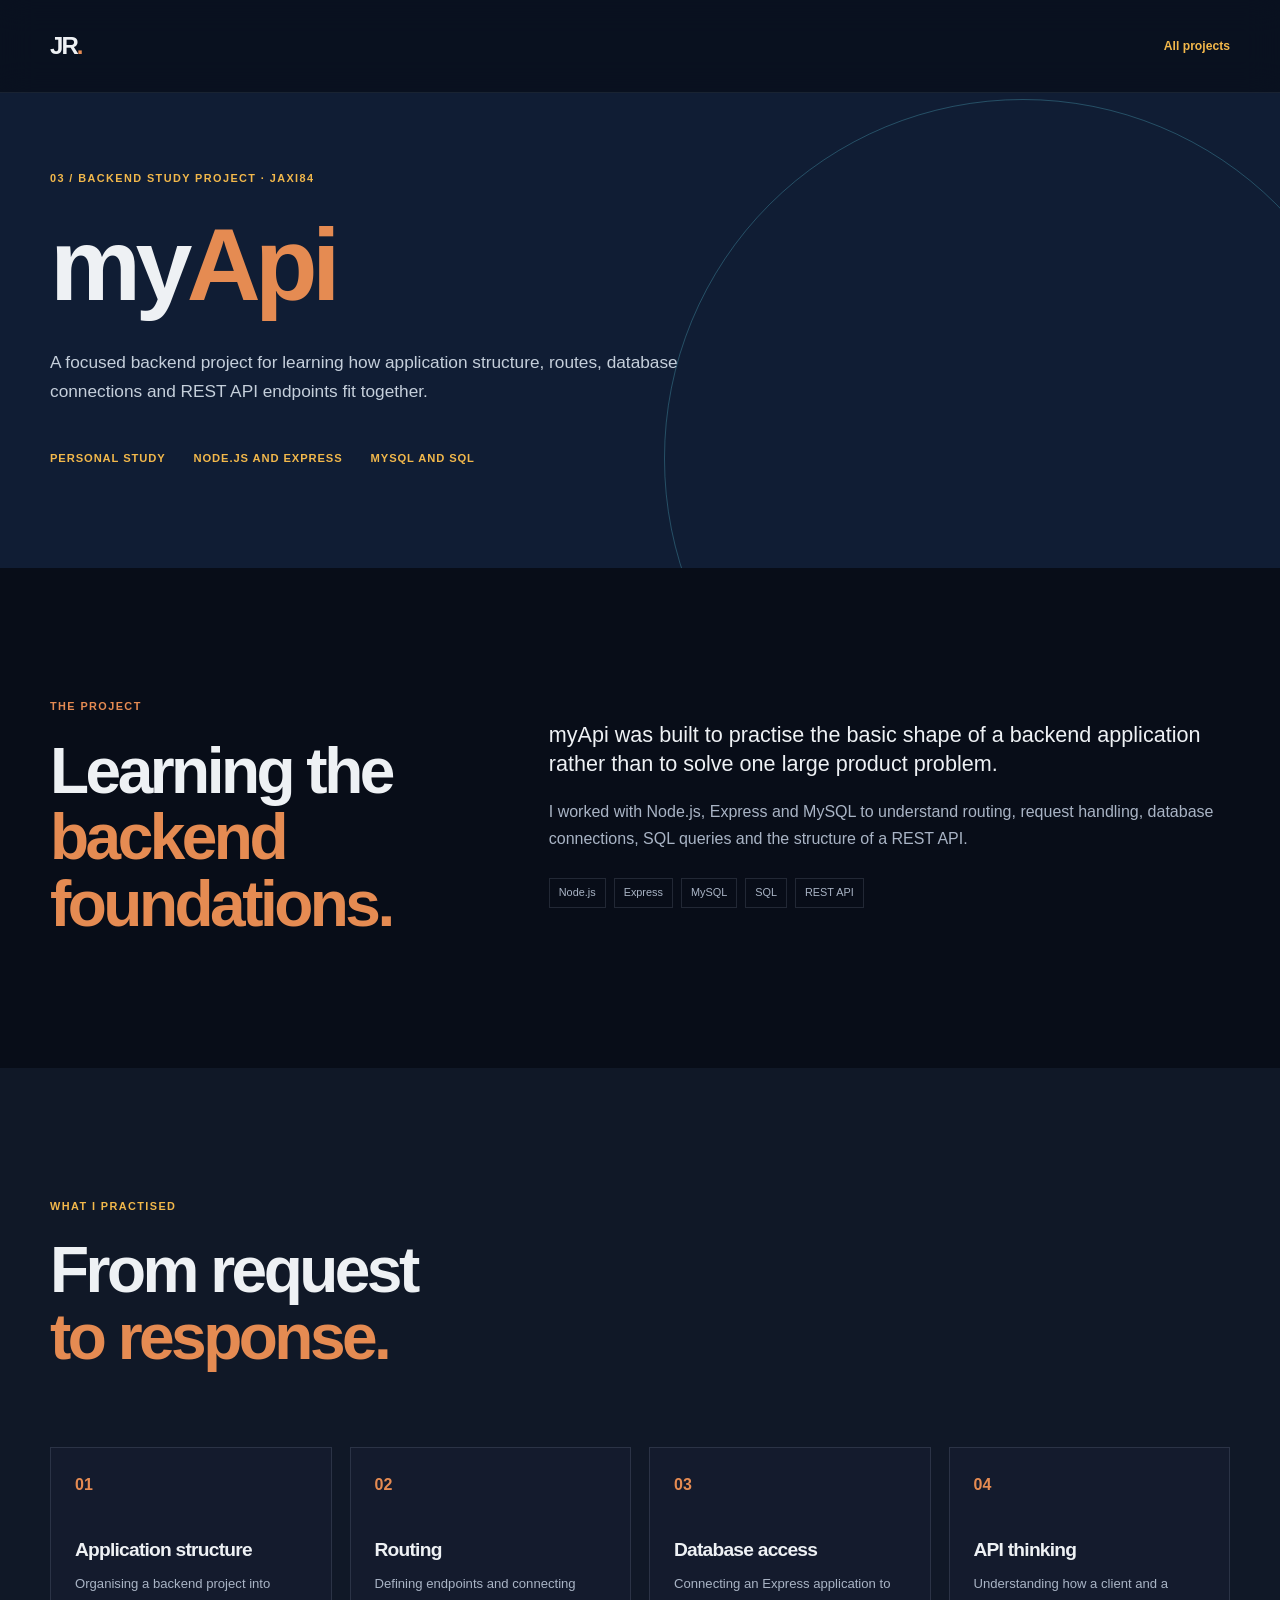
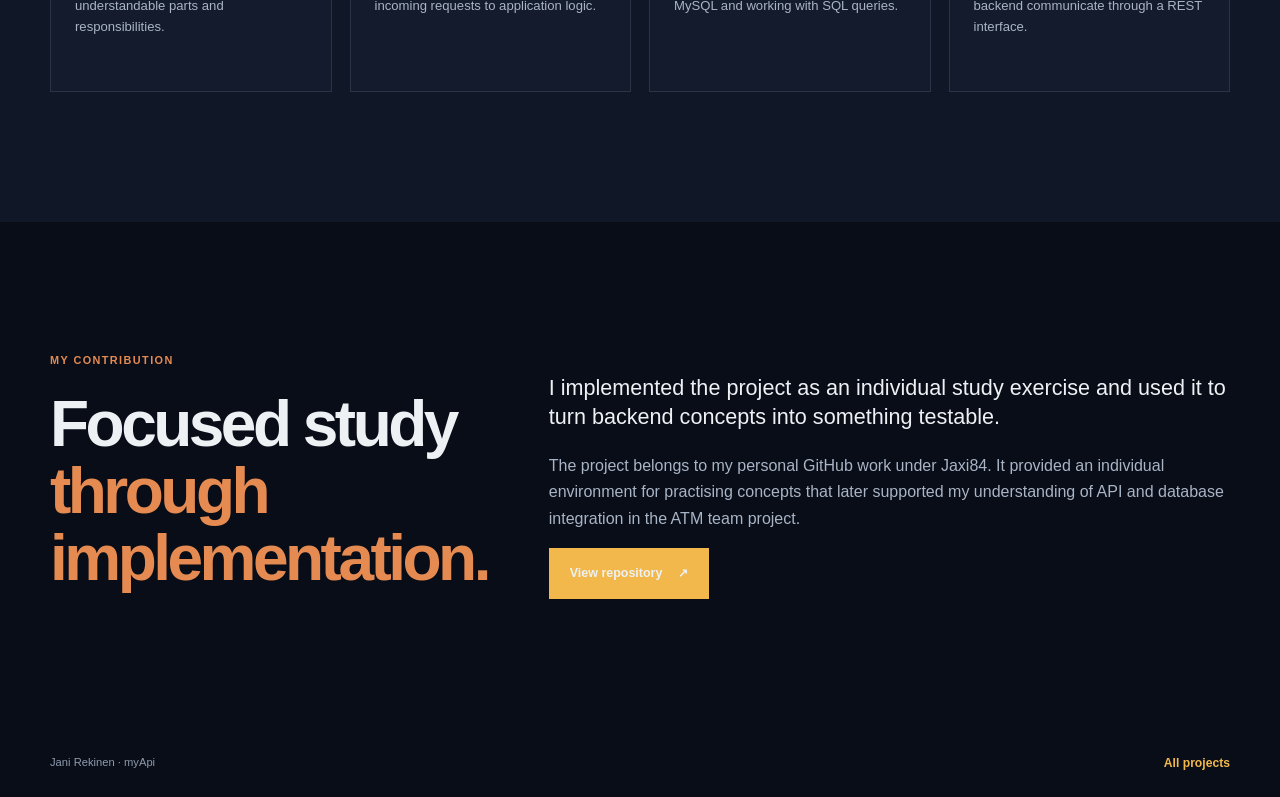
<file: projects/myapi.html>
<!doctype html>
<html lang="en">

<head>
    <meta charset="utf-8">
    <meta name="viewport" content="width=device-width, initial-scale=1">
    <meta name="description" content="myApi backend study project by Jani Rekinen.">
    <title>myApi | Jani Rekinen</title>
    <link rel="stylesheet" href="../css/style.css">
</head>

<body class="project-site">
    <header class="site-header">
        <nav class="nav container" aria-label="Project navigation"><a class="brand"
                href="../index.html">JR<span>.</span></a><a class="back-link" href="index.html">All projects</a></nav>
    </header>
    <main>
        <section class="case-hero case-hero-atm">
            <div class="container case-hero-inner">
                <p class="eyebrow eyebrow-light">03 / Backend study project · Jaxi84</p>
                <h1>my<em>Api</em></h1>
                <p class="case-lead">A focused backend project for learning how application structure, routes, database
                    connections and REST API endpoints fit together.</p>
                <div class="case-meta"><span>Personal study</span><span>Node.js and Express</span><span>MySQL and
                        SQL</span></div>
            </div>
        </section>
        <section class="section case-section">
            <div class="container case-grid">
                <div>
                    <p class="eyebrow">The project</p>
                    <h2>Learning the<br><em>backend foundations.</em></h2>
                </div>
                <div class="case-copy">
                    <p class="lead">myApi was built to practise the basic shape of a backend application rather than to
                        solve one large product problem.</p>
                    <p>I worked with Node.js, Express and MySQL to understand routing, request handling, database
                        connections, SQL queries and the structure of a REST API.</p>
                    <div class="tag-list">
                        <span>Node.js</span><span>Express</span><span>MySQL</span><span>SQL</span><span>REST API</span>
                    </div>
                </div>
            </div>
        </section>
        <section class="section case-dark">
            <div class="container">
                <div class="section-heading split-heading">
                    <div>
                        <p class="eyebrow eyebrow-light">What I practised</p>
                        <h2>From request<br><em>to response.</em></h2>
                    </div>
                </div>
                <div class="architecture-grid">
                    <article><span>01</span>
                        <h3>Application structure</h3>
                        <p>Organising a backend project into understandable parts and responsibilities.</p>
                    </article>
                    <article><span>02</span>
                        <h3>Routing</h3>
                        <p>Defining endpoints and connecting incoming requests to application logic.</p>
                    </article>
                    <article><span>03</span>
                        <h3>Database access</h3>
                        <p>Connecting an Express application to MySQL and working with SQL queries.</p>
                    </article>
                    <article><span>04</span>
                        <h3>API thinking</h3>
                        <p>Understanding how a client and a backend communicate through a REST interface.</p>
                    </article>
                </div>
            </div>
        </section>
        <section class="section case-section">
            <div class="container case-grid">
                <div>
                    <p class="eyebrow">My contribution</p>
                    <h2>Focused study<br><em>through implementation.</em></h2>
                </div>
                <div class="case-copy">
                    <p class="lead">I implemented the project as an individual study exercise and used it to turn
                        backend concepts into something testable.</p>
                    <p>The project belongs to my personal GitHub work under Jaxi84. It provided an individual
                        environment
                        for practising concepts that later supported my understanding of API and database integration in
                        the ATM team project.</p><a class="button button-primary" href="https://github.com/Jaxi84/myApi"
                        target="_blank" rel="noopener noreferrer">View repository
                        <span aria-hidden="true">↗</span></a>
                </div>
            </div>
        </section>
    </main>
    <footer class="site-footer">
        <div class="container"><span>Jani Rekinen · myApi</span><a href="index.html">All projects</a></div>
    </footer>
</body>

</html>
</file>
<file: css/style.css>
:root {
    --ink: #eef1f4;
    --muted: #a9b4c5;
    --paper: #080d18;
    --white: #eef1f4;
    --line: rgb(148 163 184 / 18%);
    --navy: #080d18;
    --navy-soft: #172033;
    --lime: #f2b84b;
    --coral: #e58b52;
    --serif: Georgia, 'Times New Roman', serif;
    --sans: 'DM Sans', sans-serif;
    --display: 'Space Grotesk', sans-serif;
}

* {
    box-sizing: border-box;
}

html {
    scroll-behavior: smooth;
    scroll-padding-top: 110px;
}

body {
    margin: 0;
    background: var(--paper);
    color: var(--ink);
    font-family: var(--sans);
    line-height: 1.65;
}

a {
    color: inherit;
}

.container {
    width: min(1180px, calc(100% - 48px));
    margin: 0 auto;
}

.skip-link {
    position: fixed;
    top: -100px;
    left: 20px;
    z-index: 20;
    padding: 10px 16px;
    background: var(--lime);
    color: var(--ink);
    font-weight: 700;
}

.skip-link:focus {
    top: 20px;
}

.site-header {
    position: fixed;
    top: 0;
    right: 0;
    left: 0;
    z-index: 10;
    width: 100%;
    color: var(--white);
    background: rgb(8 13 24 / 72%);
    border-bottom: 1px solid rgb(148 163 184 / 12%);
    backdrop-filter: blur(16px);
    transition: background .2s ease, border-color .2s ease;
}

.site-header.is-scrolled {
    background: rgb(8 13 24 / 94%);
    border-bottom-color: var(--line);
}

.nav {
    display: flex;
    align-items: center;
    justify-content: space-between;
    height: 92px;
}

.brand {
    font-family: var(--display);
    font-size: 1.5rem;
    font-weight: 700;
    letter-spacing: -.08em;
    text-decoration: none;
}

.brand span,
em {
    color: var(--coral);
    font-style: normal;
}

.nav-links {
    display: flex;
    gap: 38px;
    margin: 0;
    padding: 12px 20px;
    list-style: none;
    font-size: .9rem;
    font-weight: 600;
    background: rgb(23 32 51 / 96%);
    border: 1px solid rgb(242 184 75 / 35%);
    border-radius: 999px;
    box-shadow: 0 10px 30px rgb(0 0 0 / 16%);
}

.nav-links a {
    opacity: .72;
    text-decoration: none;
    transition: opacity .2s ease, color .2s ease;
}

.nav-links a:hover,
.nav-links a:focus-visible {
    color: var(--lime);
    opacity: 1;
}

.nav-toggle {
    display: none;
}

.hero {
    min-height: 760px;
    position: relative;
    overflow: hidden;
    background: var(--navy);
    color: var(--white);
}

.hero::before {
    position: absolute;
    top: 0;
    right: 8%;
    width: 42vw;
    height: 100%;
    border-left: 1px solid rgb(242 184 75 / 18%);
    border-right: 1px solid rgb(242 184 75 / 12%);
    content: '';
    transform: skewX(-14deg);
}

.hero::after {
    position: absolute;
    right: -10%;
    bottom: -30%;
    width: 52vw;
    height: 52vw;
    border: 1px solid rgb(229 139 82 / 32%);
    border-radius: 50%;
    content: '';
}

.hero-grid {
    position: relative;
    z-index: 1;
    display: grid;
    grid-template-columns: minmax(0, 1fr) 330px;
    gap: 96px;
    align-items: center;
    min-height: 650px;
    padding-top: 88px;
}

.hero-copy {
    max-width: 780px;
}

.kicker,
.eyebrow,
.project-label,
.note-label,
.capability-index {
    text-transform: uppercase;
    letter-spacing: .13em;
    font-size: .68rem;
    font-weight: 700;
}

.kicker {
    display: flex;
    align-items: center;
    gap: 10px;
    color: var(--lime);
}

.status-dot {
    width: 8px;
    height: 8px;
    border-radius: 50%;
    background: var(--lime);
    box-shadow: 0 0 0 5px rgba(199, 243, 107, .12);
}

h1,
h2,
h3 {
    margin: 0;
    font-family: var(--display);
    line-height: 1.04;
    letter-spacing: -.055em;
}

h1 {
    max-width: 860px;
    margin: 26px 0 32px;
    font-size: clamp(3rem, 6.5vw, 6.2rem);
}

.hero-intro {
    max-width: 600px;
    color: #c5cfdb;
    font-size: 1.05rem;
}

.hero-actions {
    display: flex;
    align-items: center;
    gap: 28px;
    margin-top: 36px;
}

.button {
    display: inline-flex;
    align-items: center;
    gap: 16px;
    padding: 14px 20px;
    border: 1px solid transparent;
    font-size: .78rem;
    font-weight: 700;
    text-decoration: none;
    transition: transform .2s ease, background .2s ease;
}

.button:hover,
.button:focus-visible {
    transform: translateY(-3px);
}

.button-primary {
    background: var(--lime);
    color: var(--ink);
}

.button-light {
    background: var(--white);
    color: var(--navy);
}

.text-link,
.project-link,
.arrow-link {
    font-size: .82rem;
    font-weight: 700;
    text-decoration: none;
}

.text-link {
    color: var(--white);
}

.text-link span,
.project-link span,
.arrow-link span {
    display: inline-block;
    margin-left: 8px;
    color: var(--coral);
    transition: transform .2s ease;
}

.text-link:hover span,
.project-link:hover span,
.arrow-link:hover span {
    transform: translateX(4px);
}

.hero-note {
    align-self: end;
    padding: 28px 0 70px;
    border-top: 1px solid rgba(255, 255, 255, .35);
}

.note-label {
    margin: 0 0 4px;
    color: #8e9bad;
    font-size: .78rem;
    letter-spacing: .09em;
}

.note-value {
    margin: 0 0 22px;
    color: var(--lime);
    font-family: var(--display);
    font-size: 1.45rem;
    font-weight: 600;
}

.note-value-small {
    color: var(--white);
    font-family: var(--sans);
    font-size: 1rem;
    line-height: 1.5;
}

.note-rule {
    width: 30px;
    margin: 24px 0;
    border-top: 2px solid var(--coral);
}

.note-stamp {
    display: inline-block;
    margin-top: 22px;
    min-width: 205px;
    padding: 20px;
    border: 1px solid rgb(242 184 75 / 70%);
    color: var(--lime);
    font-family: var(--display);
    font-size: .86rem;
    font-weight: 700;
    line-height: 1.25;
    text-transform: uppercase;
}

.note-stamp small {
    display: inline-block;
    margin-top: 5px;
    color: var(--ink);
    font-family: var(--sans);
    font-size: .76rem;
    font-weight: 700;
    font-weight: 500;
    letter-spacing: .05em;
    text-transform: none;
}

.hero-rail {
    position: absolute;
    z-index: 1;
    right: 0;
    bottom: 0;
    left: 0;
    display: flex;
    justify-content: space-between;
    gap: 20px;
    padding-top: 24px;
    padding-bottom: 30px;
    border-top: 1px solid rgba(255, 255, 255, .15);
    color: #c1c7cf;
    font-size: 1rem;
    font-weight: 600;
}

.section {
    padding: 130px 0;
}

.profile-section {
    background: var(--paper);
}

.profile-section .section-grid {
    grid-template-columns: minmax(210px, .52fr) 1.48fr;
}

.section-grid {
    display: grid;
    grid-template-columns: minmax(220px, .75fr) 1.25fr;
    gap: 90px;
}

.eyebrow {
    margin: 0 0 22px;
    color: var(--coral);
}

.eyebrow-light {
    color: var(--lime);
}

h2 {
    font-size: clamp(2.5rem, 5vw, 4.6rem);
}

.profile-content {
    max-width: 690px;
}

.profile-content p {
    max-width: 620px;
    color: var(--muted);
}

.profile-content .lead {
    color: var(--ink);
    font-family: var(--display);
    font-size: clamp(1.35rem, 2.3vw, 1.8rem);
    line-height: 1.3;
}

.profile-kicker {
    margin-bottom: 16px;
    color: var(--lime);
    font-family: var(--display);
    font-size: 1.05rem;
    font-weight: 700;
}

.skills-section {
    background: #0d1524;
}

.skills-content {
    max-width: 760px;
}

.skills-content .lead {
    max-width: 650px;
    color: var(--ink);
    font-family: var(--display);
    font-size: 1.35rem;
    line-height: 1.35;
}

.skill-groups {
    display: grid;
    grid-template-columns: repeat(2, 1fr);
    gap: 18px;
    margin-top: 42px;
}

.skill-groups article {
    padding: 22px;
    border: 1px solid var(--line);
    background: rgb(23 32 51 / 48%);
}

.skill-group-label,
.education-status {
    color: var(--lime);
    font-size: .67rem;
    font-weight: 700;
    text-transform: uppercase;
    letter-spacing: .1em;
}

.skill-groups h3 {
    margin-top: 20px;
    font-size: 1.2rem;
    letter-spacing: -.04em;
}

.skill-groups p {
    margin-bottom: 0;
    color: var(--muted);
    font-size: .82rem;
}

.stat-grid {
    display: grid;
    grid-template-columns: repeat(4, 1fr);
    gap: 18px;
    margin-top: 48px;
    padding-top: 22px;
    border-top: 1px solid var(--line);
}

.stat strong {
    display: block;
    color: var(--coral);
    font-family: var(--display);
    font-size: 2.25rem;
    line-height: 1;
}

.stat span {
    display: block;
    margin-top: 8px;
    color: var(--muted);
    font-size: .72rem;
    text-transform: uppercase;
    letter-spacing: .08em;
}

.stat:last-child span {
    max-width: 12ch;
}

.dark-section {
    background: var(--navy);
    color: var(--white);
}

.split-heading {
    display: flex;
    justify-content: space-between;
    align-items: end;
    gap: 40px;
    margin-bottom: 76px;
}

.heading-aside {
    max-width: 280px;
    margin: 0;
    color: #9ca8b9;
    font-size: .9rem;
}

.experience-list {
    border-top: 1px solid rgba(255, 255, 255, .2);
}

.experience-item {
    display: grid;
    grid-template-columns: 160px 1fr 100px;
    gap: 34px;
    padding: 30px 0;
    border-bottom: 1px solid rgba(255, 255, 255, .2);
}

.experience-date,
.experience-type {
    color: #8e9bad;
    font-size: .7rem;
    text-transform: uppercase;
    letter-spacing: .08em;
}

.experience-item h3 {
    font-size: 1.45rem;
    letter-spacing: -.04em;
}

.experience-item p {
    max-width: 650px;
    margin: 12px 0 0;
    color: #aeb8c6;
    font-size: .9rem;
}

.experience-item .company {
    margin-top: 5px;
    color: var(--lime);
    font-size: .78rem;
    font-weight: 700;
}

.experience-type {
    text-align: right;
}

.featured-project {
    display: grid;
    grid-template-columns: 70px 1fr 250px;
    gap: 34px;
    padding: 40px 0;
    border-top: 1px solid var(--line);
    border-bottom: 1px solid var(--line);
}

.projects-section {
    background: #101827;
}

.project-number {
    color: var(--coral);
    font-family: var(--display);
    font-size: 1.3rem;
    font-weight: 700;
}

.project-label {
    margin: 0 0 14px;
    color: var(--coral);
}

.project-main h3 {
    font-size: clamp(2rem, 4vw, 3.8rem);
}

.project-description {
    max-width: 620px;
    margin: 22px 0;
    color: var(--muted);
    font-size: 1.05rem;
}

.tag-list {
    display: flex;
    flex-wrap: wrap;
    gap: 8px;
    margin: 26px 0 34px;
}

.tag-list span {
    padding: 5px 9px;
    border: 1px solid var(--line);
    color: var(--muted);
    font-size: .68rem;
}

.project-link {
    color: var(--ink);
}

.project-contribution {
    padding-left: 24px;
    border-left: 1px solid var(--line);
}

.project-contribution p:not(.eyebrow) {
    color: var(--muted);
    font-size: .86rem;
}

.project-context {
    display: block;
    margin-top: 28px;
    color: var(--ink);
    font-size: .72rem;
    font-weight: 700;
    text-transform: uppercase;
    letter-spacing: .08em;
}

.project-teaser {
    display: grid;
    grid-template-columns: 1fr 1.2fr auto;
    gap: 40px;
    align-items: center;
    padding: 34px 0;
}

.project-teaser h3 {
    font-size: 2rem;
}

.project-teaser>p {
    max-width: 440px;
    margin: 0;
    color: var(--muted);
    font-size: .88rem;
}

.homepage-project-list {
    border-top: 1px solid var(--line);
}

.homepage-project {
    display: grid;
    grid-template-columns: 58px minmax(0, 1fr) 240px 28px;
    gap: 26px;
    align-items: center;
    padding: 25px 0;
    border-bottom: 1px solid var(--line);
    color: var(--ink);
    text-decoration: none;
    transition: background .2s ease, padding .2s ease;
}

.homepage-project:hover,
.homepage-project:focus-visible {
    padding-right: 14px;
    padding-left: 14px;
    background: rgb(242 184 75 / 8%);
}

.homepage-project-featured {
    padding-top: 32px;
    padding-bottom: 32px;
    background: rgb(23 32 51 / 48%);
}

.homepage-project-copy {
    display: grid;
    gap: 8px;
}

.homepage-project-copy .project-label {
    margin: 0;
}

.homepage-project-copy strong {
    font-family: var(--display);
    font-size: 1.45rem;
    letter-spacing: -.04em;
}

.homepage-project-copy>span:last-child {
    max-width: 650px;
    color: var(--muted);
    font-size: .84rem;
}

.homepage-project-role {
    color: var(--muted);
    font-size: .68rem;
    line-height: 1.5;
    text-transform: uppercase;
    letter-spacing: .07em;
}

.homepage-project-arrow {
    color: var(--lime);
    font-size: 1.2rem;
    transition: transform .2s ease;
}

.homepage-project:hover .homepage-project-arrow,
.homepage-project:focus-visible .homepage-project-arrow {
    transform: translate(4px, -4px);
}

.projects-archive-link {
    display: inline-block;
    margin-top: 28px;
    color: var(--lime);
    font-size: .8rem;
    font-weight: 700;
    text-decoration: none;
}

.projects-archive-link span {
    display: inline-block;
    margin-left: 8px;
    transition: transform .2s ease;
}

.projects-archive-link:hover span,
.projects-archive-link:focus-visible span {
    transform: translateX(4px);
}

.arrow-link {
    white-space: nowrap;
}

.capabilities-section {
    background: #0d1524;
}

.education-section {
    background: var(--paper);
}

.education-content {
    display: grid;
    gap: 22px;
}

.education-entry {
    padding: 26px 0;
    border-top: 1px solid var(--line);
}

.education-entry h3 {
    margin-top: 18px;
    font-size: 1.45rem;
    letter-spacing: -.04em;
}

.education-entry p {
    max-width: 650px;
    color: var(--muted);
    font-size: .88rem;
}

.education-entry .education-school {
    color: var(--lime);
    font-size: .78rem;
    font-weight: 700;
}

.education-note {
    padding-left: 16px;
    border-left: 2px solid var(--coral);
}

.education-note strong {
    color: var(--ink);
}

.capability-grid {
    display: grid;
    grid-template-columns: repeat(2, 1fr);
    gap: 0 36px;
}

.capability-grid article {
    padding: 24px 0;
    border-top: 1px solid var(--line);
}

.capability-index {
    color: var(--coral);
}

.capability-grid h3 {
    margin-top: 18px;
    font-size: 1.35rem;
    letter-spacing: -.04em;
}

.capability-grid p {
    margin-bottom: 0;
    color: var(--muted);
    font-size: .87rem;
}

.contact-section {
    padding: 120px 0;
    background: var(--navy-soft);
    color: var(--white);
}

.contact-inner {
    max-width: 920px;
}

.contact-section h2 {
    font-size: clamp(2.8rem, 6vw, 5.8rem);
}

.contact-section p:not(.eyebrow) {
    max-width: 530px;
    color: var(--muted);
    font-size: clamp(1.0625rem, 1.5vw, 1.25rem);
    line-height: 1.6;
}

.contact-actions {
    display: flex;
    align-items: center;
    flex-wrap: wrap;
    gap: 28px;
    margin-top: 36px;
}

.contact-actions .button-light {
    min-height: 56px;
    padding: 15px 22px;
    font-size: 1rem;
    border-radius: 8px;
}

.contact-social {
    display: inline-flex;
    align-items: center;
    justify-content: center;
    min-height: 56px;
    padding: 15px 22px;
    color: var(--white);
    font-size: 1rem;
    font-weight: 700;
    text-decoration: none;
    border: 1px solid rgb(238 241 244 / 40%);
    border-radius: 8px;
    transition: color .2s ease, background .2s ease, border-color .2s ease, transform .2s ease;
}

.contact-social:hover,
.contact-social:focus-visible {
    color: var(--navy);
    background: var(--lime);
    border-color: var(--lime);
    transform: translateY(-2px);
}

.site-footer {
    padding: 24px 0;
    background: var(--navy);
    color: #8e9bad;
    font-size: .7rem;
}

.site-footer .container {
    display: flex;
    justify-content: space-between;
}

.project-site {
    background: var(--paper);
}

.back-link,
.site-footer a {
    color: var(--lime);
    font-size: .76rem;
    font-weight: 700;
    text-decoration: none;
}

.project-hero,
.case-hero {
    position: relative;
    overflow: hidden;
    min-height: 560px;
    padding: 170px 0 100px;
    background: var(--navy);
    color: var(--white);
}

.project-hero::after,
.case-hero::after {
    position: absolute;
    right: -8%;
    bottom: -44%;
    width: 56vw;
    height: 56vw;
    border: 1px solid rgb(103 232 249 / 25%);
    border-radius: 50%;
    content: '';
}

.project-hero-inner,
.case-hero-inner {
    position: relative;
    z-index: 1;
}

.project-hero h1,
.case-hero h1 {
    max-width: 850px;
    margin: 24px 0 30px;
    font-size: clamp(3.4rem, 8vw, 7rem);
}

.project-hero-intro,
.case-lead {
    max-width: 650px;
    color: #c5cfdb;
    font-size: 1.08rem;
}

.catalog-source-links {
    display: flex;
    flex-wrap: wrap;
    gap: 12px;
    margin-top: 34px;
}

.catalog-source-links a {
    padding: 9px 13px;
    border: 1px solid rgb(103 232 249 / 35%);
    color: var(--lime);
    font-size: .72rem;
    font-weight: 700;
    text-decoration: none;
}

.catalog-source-links a:hover,
.catalog-source-links a:focus-visible {
    background: rgb(103 232 249 / 10%);
}

.catalog-heading {
    max-width: 700px;
    margin-bottom: 68px;
}

.project-catalog-grid {
    display: grid;
    grid-template-columns: repeat(2, 1fr);
    gap: 18px;
}

.project-card {
    display: flex;
    min-height: 390px;
    flex-direction: column;
    padding: 30px;
    border: 1px solid var(--line);
    background: #101827;
}

.project-card-featured {
    grid-column: span 2;
    min-height: 340px;
    background: #172033;
}

.project-card-top,
.project-card-footer {
    display: flex;
    justify-content: space-between;
    gap: 20px;
}

.project-card-number {
    color: var(--coral);
    font-family: var(--display);
    font-size: 1.4rem;
    font-weight: 700;
}

.project-card-status {
    color: var(--muted);
    font-size: .68rem;
    text-align: right;
    text-transform: uppercase;
    letter-spacing: .08em;
}

.project-card h3 {
    margin-top: 55px;
    font-size: clamp(2rem, 4vw, 3.3rem);
}

.project-card p {
    max-width: 600px;
    color: var(--muted);
    font-size: .9rem;
}

.project-card .tag-list {
    margin-top: auto;
    margin-bottom: 24px;
}

.project-card-footer {
    align-items: end;
    padding-top: 18px;
    border-top: 1px solid var(--line);
    color: var(--muted);
    font-size: .7rem;
}

.project-card-actions {
    display: flex;
    flex-wrap: wrap;
    gap: 14px;
    justify-content: flex-end;
}

.demo-link {
    color: var(--lime);
    font-size: .72rem;
    font-weight: 700;
    text-decoration: none;
}

.training-details {
    margin-top: 18px;
    border-top: 1px solid var(--line);
    color: var(--muted);
    font-size: .78rem;
}

.training-details summary {
    padding-top: 14px;
    color: var(--lime);
    cursor: pointer;
    font-weight: 700;
}

.training-details ul {
    display: grid;
    gap: 6px;
    margin: 12px 0 0;
    padding-left: 18px;
}

.project-card-footer .arrow-link {
    color: var(--white);
}

.case-hero-atm {
    background: #101d34;
}

.case-hero-lifehub {
    background: #12252d;
}

.case-hero-info {
    background: #211b3a;
}

.case-hero-iot {
    background: #132b30;
}

.case-meta {
    display: flex;
    flex-wrap: wrap;
    gap: 10px 28px;
    margin-top: 44px;
    color: var(--lime);
    font-size: .7rem;
    font-weight: 700;
    text-transform: uppercase;
    letter-spacing: .08em;
}

.case-grid {
    display: grid;
    grid-template-columns: minmax(230px, .75fr) 1.25fr;
    gap: 90px;
}

.case-copy {
    max-width: 700px;
}

.case-copy p {
    color: var(--muted);
}

.case-copy .lead {
    color: var(--ink);
    font-family: var(--display);
    font-size: 1.35rem;
    line-height: 1.35;
}

.case-copy .tag-list {
    margin-bottom: 0;
}

.case-dark {
    background: #101827;
    color: var(--white);
}

.course-proof {
    background: #0d1524;
}

.legacy-section {
    background: #172033;
}

.architecture-grid {
    display: grid;
    grid-template-columns: repeat(4, 1fr);
    gap: 18px;
}

.architecture-grid article {
    min-height: 245px;
    padding: 24px;
    border: 1px solid var(--line);
    background: rgb(23 32 51 / 52%);
}

.architecture-grid article>span {
    color: var(--coral);
    font-family: var(--display);
    font-weight: 700;
}

.architecture-grid h3 {
    margin-top: 42px;
    font-size: 1.2rem;
    letter-spacing: -.04em;
}

.architecture-grid p {
    color: var(--muted);
    font-size: .82rem;
}

.case-list {
    display: grid;
    gap: 14px;
    margin: 28px 0;
    padding: 0;
    list-style: none;
}

.case-list li {
    padding-left: 22px;
    color: var(--muted);
    font-size: .9rem;
}

.case-list li::before {
    display: inline-block;
    width: 12px;
    margin-left: -22px;
    color: var(--lime);
    content: '↳';
}

.case-proof-links {
    display: flex;
    flex-wrap: wrap;
    gap: 16px;
    margin-top: 34px;
}

:focus-visible {
    outline: 3px solid var(--coral);
    outline-offset: 4px;
}

@media (max-width: 800px) {
    .container {
        width: min(100% - 36px, 620px);
    }

    .nav {
        height: 76px;
    }

    .site-header {
        background: rgb(8 13 24 / 94%);
    }

    .js .nav-toggle {
        display: flex;
        align-items: center;
        gap: 10px;
        padding: 8px 0;
        border: 0;
        background: none;
        color: var(--white);
        font-family: inherit;
        font-size: .72rem;
        font-weight: 700;
        text-transform: uppercase;
    }

    .nav-toggle-icon {
        display: grid;
        gap: 5px;
    }

    .nav-toggle-icon i {
        display: block;
        width: 22px;
        border-top: 2px solid currentColor;
    }

    .js .nav-links {
        position: absolute;
        top: 76px;
        right: 18px;
        left: 18px;
        display: none;
        padding: 20px;
        background: var(--navy-soft);
        border-radius: 12px;
        box-shadow: 0 12px 24px rgba(0, 0, 0, .2);
    }

    .js .nav-links.is-open {
        display: grid;
        gap: 18px;
    }

    .hero {
        min-height: 840px;
    }

    .hero-grid {
        display: block;
        min-height: 750px;
        padding-top: 130px;
    }

    .hero-note {
        max-width: 280px;
        margin-top: 60px;
        padding-bottom: 0;
    }

    .hero-rail {
        display: grid;
        grid-template-columns: 1fr 1fr;
        width: calc(100% - 36px);
    }

    .section {
        padding: 84px 0;
    }

    .section-grid {
        grid-template-columns: 1fr;
        gap: 42px;
    }

    .profile-section .section-grid {
        grid-template-columns: 1fr;
    }

    .stat-grid {
        grid-template-columns: repeat(2, 1fr);
    }

    .split-heading {
        display: block;
        margin-bottom: 46px;
    }

    .heading-aside {
        margin-top: 24px;
    }

    .experience-item {
        grid-template-columns: 1fr;
        gap: 9px;
    }

    .experience-type {
        text-align: left;
    }

    .featured-project {
        grid-template-columns: 1fr;
        gap: 18px;
    }

    .project-contribution {
        padding: 24px 0 0;
        border-top: 1px solid var(--line);
        border-left: 0;
    }

    .project-teaser {
        grid-template-columns: 1fr;
        gap: 16px;
    }

    .homepage-project {
        grid-template-columns: 34px minmax(0, 1fr) 24px;
        gap: 14px;
    }

    .homepage-project-role {
        display: none;
    }

    .homepage-project-copy strong {
        font-size: 1.2rem;
    }

    .homepage-project-copy>span:last-child {
        font-size: .78rem;
    }

    .capability-grid {
        grid-template-columns: 1fr;
    }

    .skill-groups {
        grid-template-columns: 1fr;
    }

    .project-hero,
    .case-hero {
        min-height: 560px;
        padding-top: 140px;
    }

    .project-catalog-grid,
    .case-grid,
    .architecture-grid {
        grid-template-columns: 1fr;
        gap: 18px;
    }

    .project-card-featured {
        grid-column: auto;
    }

    .project-card {
        min-height: 360px;
        padding: 24px;
    }

    .project-card h3 {
        margin-top: 42px;
    }

    .project-card-footer {
        align-items: start;
        flex-direction: column;
    }

    .architecture-grid article {
        min-height: auto;
    }
}

@media (prefers-reduced-motion: reduce) {
    html {
        scroll-behavior: auto;
    }

    *,
    *::before,
    *::after {
        transition-duration: .01ms !important;
        animation-duration: .01ms !important;
    }
}
/* Keep the homepage hero in normal document flow on narrow screens. */
@media (max-width: 800px) {
    .hero {
        min-height: 0;
    }

    .hero-grid {
        display: flex;
        flex-direction: column;
        align-items: stretch;
        gap: 24px;
        min-height: 0;
        padding-top: 112px;
        padding-bottom: 24px;
    }

    .hero-copy {
        max-width: none;
    }

    .hero-note {
        max-width: none;
        margin-top: 0;
        padding: 24px 0 0;
    }

    .hero-rail {
        position: relative;
        inset: auto;
        display: grid;
        grid-template-columns: 1fr;
        gap: 12px;
        width: min(100% - 36px, 620px);
        max-width: 620px;
        margin: 0 auto;
        padding: 20px 0 26px;
        font-size: .88rem;
    }
}

@media (max-width: 420px) {
    .hero-copy h1 {
        font-size: clamp(2.6rem, 12vw, 3.4rem);
    }

    .note-stamp {
        min-width: 0;
        max-width: 100%;
    }

    .homepage-project-copy {
        min-width: 0;
        overflow-wrap: anywhere;
    }
}

.course-groups {
    display: grid;
    grid-template-columns: repeat(3, minmax(0, 1fr));
    gap: 18px;
    margin-top: 42px;
}

.course-groups article {
    padding: 22px;
    border: 1px solid var(--line);
    background: rgb(23 32 51 / 48%);
}

.course-groups h3 {
    margin-top: 18px;
    font-size: 1.15rem;
    letter-spacing: -.04em;
}

.course-groups ul {
    display: grid;
    gap: 9px;
    margin: 18px 0 0;
    padding-left: 18px;
    color: var(--muted);
    font-size: .82rem;
    line-height: 1.5;
}

@media (max-width: 800px) {
    .course-groups {
        grid-template-columns: 1fr;
    }
}
</file>
